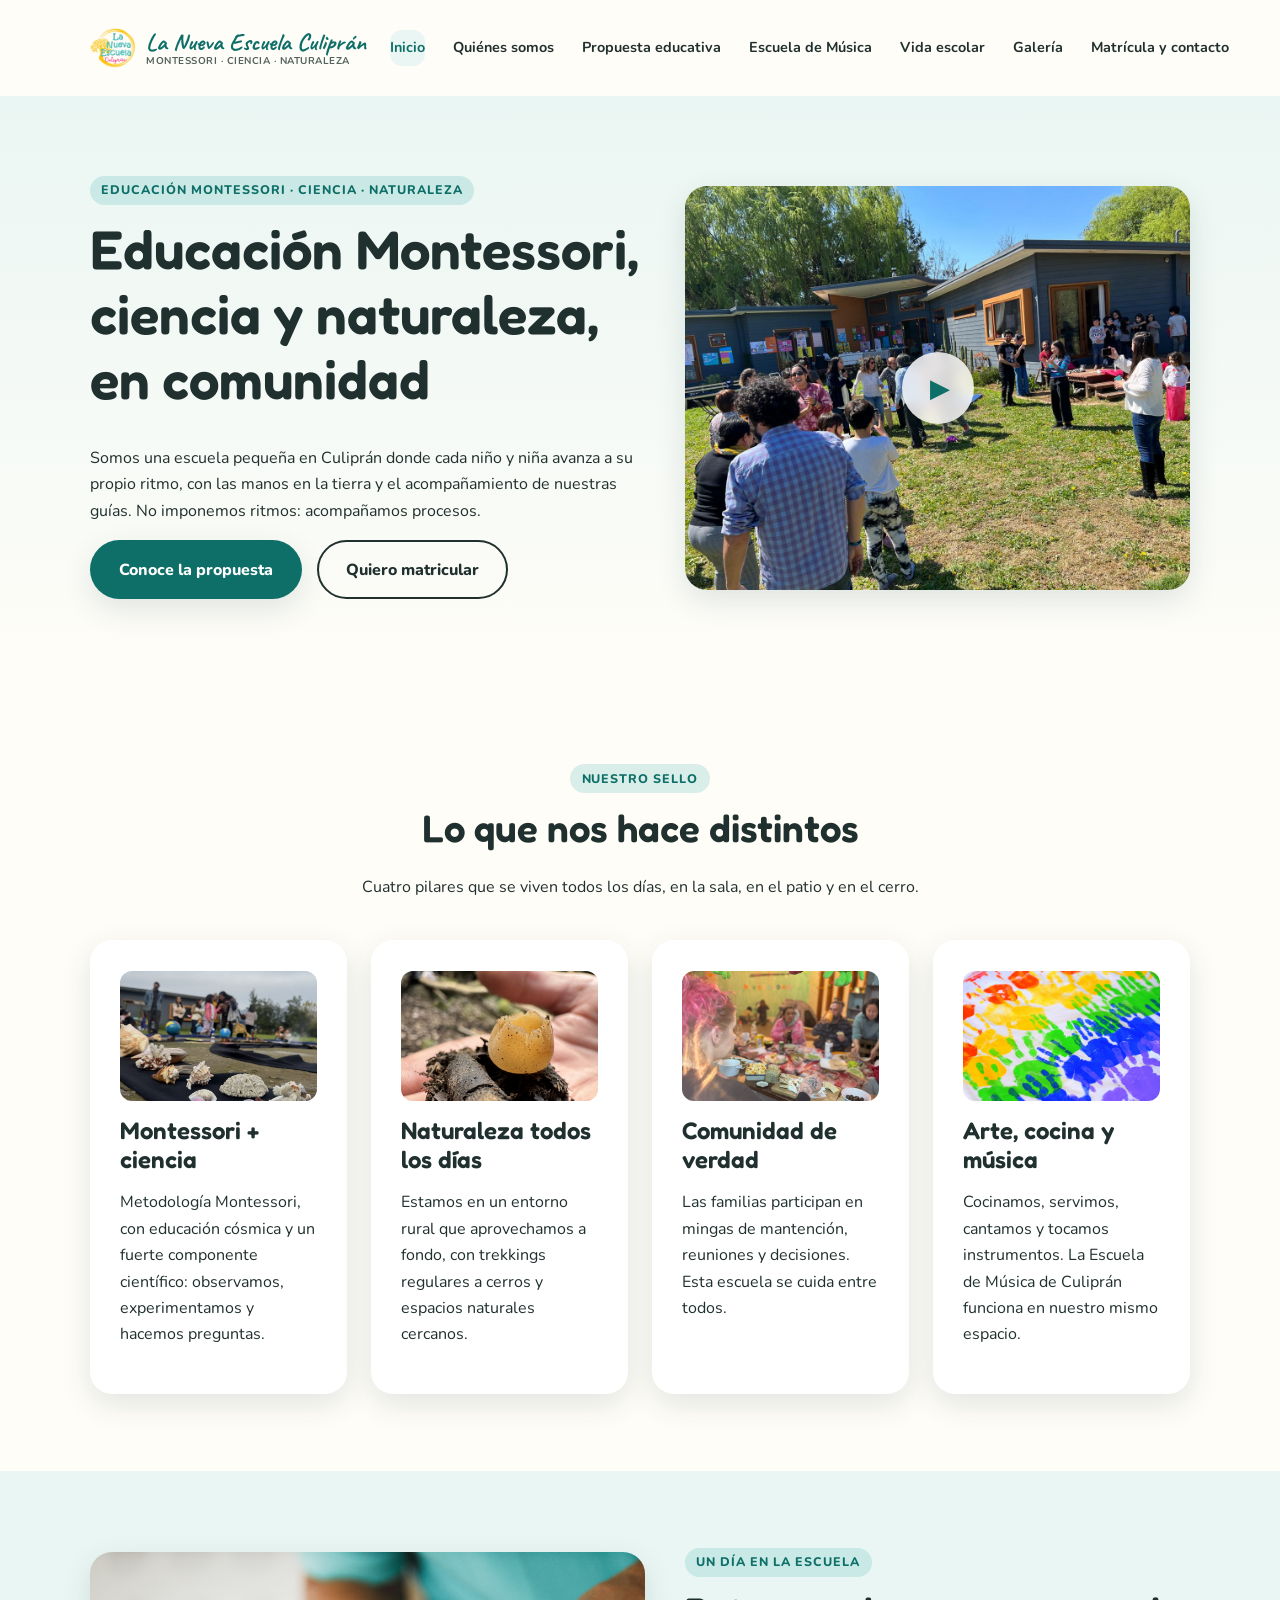
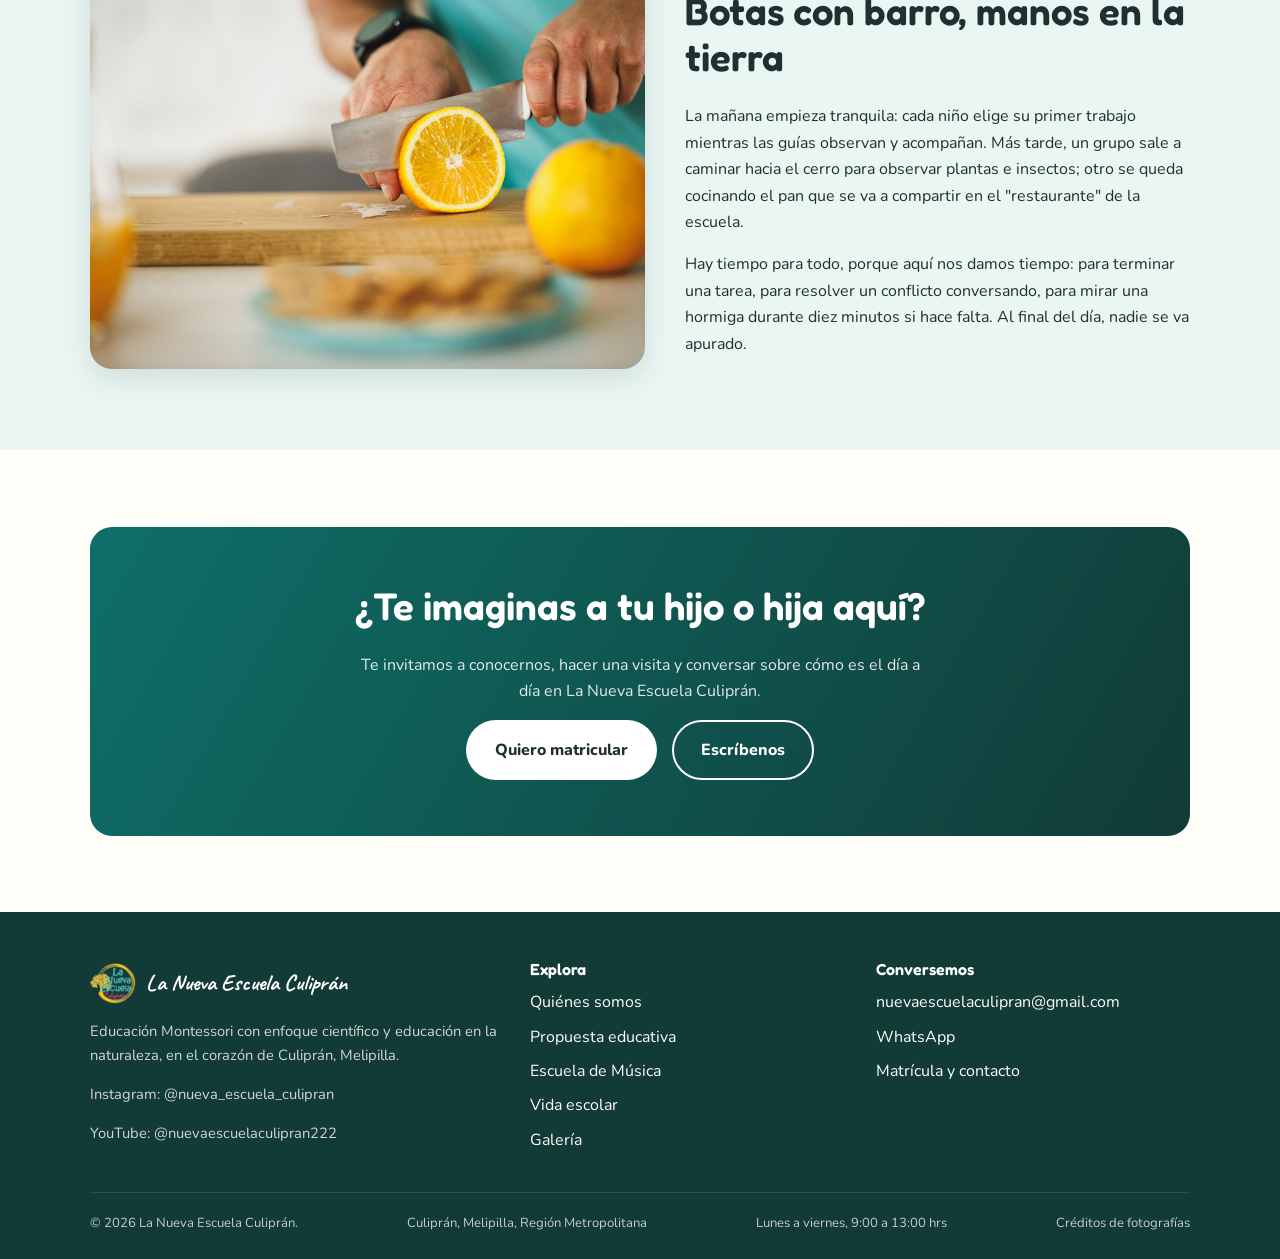
<file: index.html>
<!DOCTYPE html>
<html lang="es-CL">
<head>
<meta charset="UTF-8">
<meta name="viewport" content="width=device-width, initial-scale=1.0">
<link rel="icon" href="assets/images/logo/favicon.ico" sizes="any">
<link rel="icon" type="image/png" href="assets/images/logo/favicon-32.png" sizes="32x32">
<link rel="icon" type="image/png" href="assets/images/logo/favicon-16.png" sizes="16x16">
<link rel="apple-touch-icon" href="assets/images/logo/apple-touch-icon.png">
<title>La Nueva Escuela Culiprán | Montessori, ciencia y naturaleza</title>
<meta name="description" content="La Nueva Escuela Culiprán es un proyecto educativo alternativo en Culiprán, Melipilla: Montessori, ciencia y educación en la naturaleza, en una comunidad chica y cercana.">
<link rel="canonical" href="https://fundacionlanuevaescuela.cl/index.html">
<meta property="og:type" content="website">
<meta property="og:locale" content="es_CL">
<meta property="og:site_name" content="La Nueva Escuela Culiprán">
<meta property="og:title" content="La Nueva Escuela Culiprán | Montessori, ciencia y naturaleza">
<meta property="og:description" content="La Nueva Escuela Culiprán es un proyecto educativo alternativo en Culiprán, Melipilla: Montessori, ciencia y educación en la naturaleza, en una comunidad chica y cercana.">
<meta property="og:url" content="https://fundacionlanuevaescuela.cl/index.html">
<meta property="og:image" content="https://fundacionlanuevaescuela.cl/assets/images/stock/hero-trekking-familia.jpg">
<meta name="twitter:card" content="summary_large_image">
<link rel="stylesheet" href="css/styles.css">
</head>
<body>

<header class="site-header">
  <div class="container nav-wrapper" style="justify-content:space-between;">
    <a href="index.html" class="brand">
      <span class="brand-mark" aria-hidden="true">
        <img src="assets/images/logo/logo-transparente.png" alt="Logo de La Nueva Escuela Culiprán">
      </span>
      <span class="brand-text">
        <span class="brand-title">La Nueva Escuela Culiprán</span>
        <small>Montessori · Ciencia · Naturaleza</small>
      </span>
    </a>
    <button class="nav-toggle" aria-label="Abrir menú" aria-expanded="false">
      <svg viewBox="0 0 24 24" fill="none" stroke="currentColor" stroke-width="2" stroke-linecap="round"><line x1="3" y1="6" x2="21" y2="6"/><line x1="3" y1="12" x2="21" y2="12"/><line x1="3" y1="18" x2="21" y2="18"/></svg>
    </button>
    <div class="nav-scrim"></div>
    <nav class="main-nav" aria-label="Navegación principal">
      <button class="nav-close" aria-label="Cerrar menú">×</button>
      <ul>
        <li><a href="index.html" class="active">Inicio</a></li>
        <li><a href="quienes-somos.html">Quiénes somos</a></li>
        <li><a href="propuesta-educativa.html">Propuesta educativa</a></li>
        <li><a href="escuela-de-musica.html">Escuela de Música</a></li>
        <li><a href="vida-escolar.html">Vida escolar</a></li>
        <li><a href="galeria.html">Galería</a></li>
        <li><a href="matricula-contacto.html">Matrícula y contacto</a></li>
      </ul>
    </nav>
  </div>
</header>

<main>

  <section class="hero">
    <div class="container">
      <div>
        <span class="eyebrow">Educación Montessori · Ciencia · Naturaleza</span>
        <h1>Educación Montessori, ciencia y naturaleza, en comunidad</h1>
        <p>Somos una escuela pequeña en Culiprán donde cada niño y niña avanza a su propio ritmo, con las manos en la tierra y el acompañamiento de nuestras guías. No imponemos ritmos: acompañamos procesos.</p>
        <div class="btn-row">
          <a href="propuesta-educativa.html" class="btn btn-primary">Conoce la propuesta</a>
          <a href="https://wa.me/56934315927?text=Hola%2C%20me%20gustar%C3%ADa%20saber%20m%C3%A1s%20sobre%20matr%C3%ADcula%20en%20La%20Nueva%20Escuela%20Culipr%C3%A1n" target="_blank" rel="noopener" class="btn btn-secondary">Quiero matricular</a>
        </div>
      </div>
      <button type="button" class="video-teaser" data-video-id="5F0-nXVISpo" aria-label="Reproducir reportaje de Canal 13C sobre la escuela">
        <img class="hero-media placeholder-img" src="assets/images/stock/hero-trekking-familia.jpg" alt="Niños caminando de la mano por un sendero entre árboles, foto ilustrativa">
        <span class="play-badge"><span>▶</span></span>
      </button>
    </div>
  </section>

  <section>
    <div class="container">
      <div class="section-intro text-center">
        <span class="eyebrow">Nuestro sello</span>
        <h2>Lo que nos hace distintos</h2>
        <p>Cuatro pilares que se viven todos los días, en la sala, en el patio y en el cerro.</p>
      </div>
      <div class="grid grid-4">
        <div class="card">
          <img class="card-img" src="assets/images/stock/conchas-actividad-ciencias.jpg" alt="Bloques de madera de un material educativo tipo Montessori">
          <h3>Montessori + ciencia</h3>
          <p>Metodología Montessori, con educación cósmica y un fuerte componente científico: observamos, experimentamos y hacemos preguntas.</p>
        </div>
        <div class="card">
          <img class="card-img" src="assets/images/stock/mano-hongo-pequeno.jpg" alt="Funga entre cerros y vegetación">
          <h3>Naturaleza todos los días</h3>
          <p>Estamos en un entorno rural que aprovechamos a fondo, con trekkings regulares a cerros y espacios naturales cercanos.</p>
        </div>
        <div class="card">
          <img class="card-img" src="assets/images/stock/comunidad-1.png" alt="Manos compartiendo comida sobre una mesa al aire libre">
          <h3>Comunidad de verdad</h3>
          <p>Las familias participan en mingas de mantención, reuniones y decisiones. Esta escuela se cuida entre todos.</p>
        </div>
        <div class="card">
          <img class="card-img" src="assets/images/stock/arte-manos-pintura.jpg" alt="Manos con pintura de colores">
          <h3>Arte, cocina y música</h3>
          <p>Cocinamos, servimos, cantamos y tocamos instrumentos. La Escuela de Música de Culiprán funciona en nuestro mismo espacio.</p>
        </div>
      </div>
    </div>
  </section>

  <section class="section-alt">
    <div class="container">
      <div class="hero" style="padding:0; background:none;">
        <div class="container" style="padding:0;">
          <img class="placeholder-img" style="border-radius: var(--radio); box-shadow: var(--sombra);" src="assets/images/stock/cocina-manos.jpg" alt="Manos cortando fruta sobre una tabla de madera en una cocina">
          <div>
            <span class="eyebrow">Un día en la escuela</span>
            <h2>Botas con barro, manos en la tierra</h2>
            <p>La mañana empieza tranquila: cada niño elige su primer trabajo mientras las guías observan y acompañan. Más tarde, un grupo sale a caminar hacia el cerro para observar plantas e insectos; otro se queda cocinando el pan que se va a compartir en el "restaurante" de la escuela.</p>
            <p>Hay tiempo para todo, porque aquí nos damos tiempo: para terminar una tarea, para resolver un conflicto conversando, para mirar una hormiga durante diez minutos si hace falta. Al final del día, nadie se va apurado.</p>
          </div>
        </div>
      </div>
    </div>
  </section>

  <section>
    <div class="container">
      <div class="cta-band">
        <h2>¿Te imaginas a tu hijo o hija aquí?</h2>
        <p>Te invitamos a conocernos, hacer una visita y conversar sobre cómo es el día a día en La Nueva Escuela Culiprán.</p>
        <div class="btn-row">
          <a href="https://wa.me/56934315927?text=Hola%2C%20me%20gustar%C3%ADa%20saber%20m%C3%A1s%20sobre%20matr%C3%ADcula%20en%20La%20Nueva%20Escuela%20Culipr%C3%A1n" target="_blank" rel="noopener" class="btn btn-light">Quiero matricular</a>
          <a href="mailto:nuevaescuelaculipran@gmail.com" class="btn btn-secondary" style="border-color:var(--blanco); color:var(--blanco);">Escríbenos</a>
        </div>
      </div>
    </div>
  </section>

</main>

<div class="video-modal">
  <div class="video-modal-inner">
    <button type="button" class="video-modal-close" aria-label="Cerrar video">×</button>
    <div class="video-modal-frame"></div>
  </div>
</div>

<footer class="site-footer">
  <div class="container">
    <div class="footer-grid">
      <div>
        <div class="footer-brand">
          <span class="brand-mark" aria-hidden="true">
            <img src="assets/images/logo/logo-transparente.png" alt="Logo de La Nueva Escuela Culiprán">
          </span>
          <span class="brand-title">La Nueva Escuela Culiprán</span>
        </div>
        <p class="footer-note">Educación Montessori con enfoque científico y educación en la naturaleza, en el corazón de Culiprán, Melipilla.</p>
        <p class="footer-note">Instagram: <a href="https://instagram.com/nueva_escuela_culipran" target="_blank" rel="noopener">@nueva_escuela_culipran</a></p>
        <p class="footer-note">YouTube: <a href="https://www.youtube.com/@nuevaescuelaculipran222" target="_blank" rel="noopener">@nuevaescuelaculipran222</a></p>
      </div>
      <div>
        <h4>Explora</h4>
        <ul>
          <li><a href="quienes-somos.html">Quiénes somos</a></li>
          <li><a href="propuesta-educativa.html">Propuesta educativa</a></li>
          <li><a href="escuela-de-musica.html">Escuela de Música</a></li>
          <li><a href="vida-escolar.html">Vida escolar</a></li>
          <li><a href="galeria.html">Galería</a></li>
        </ul>
      </div>
      <div>
        <h4>Conversemos</h4>
        <ul>
          <li><a href="mailto:nuevaescuelaculipran@gmail.com">nuevaescuelaculipran@gmail.com</a></li>
          <li><a href="https://wa.me/56934315927?text=Hola%2C%20me%20gustar%C3%ADa%20saber%20m%C3%A1s%20sobre%20matr%C3%ADcula%20en%20La%20Nueva%20Escuela%20Culipr%C3%A1n" target="_blank" rel="noopener">WhatsApp</a></li>
          <li><a href="matricula-contacto.html">Matrícula y contacto</a></li>
        </ul>
      </div>
    </div>
    <div class="footer-bottom">
      <span>&copy; 2026 La Nueva Escuela Culiprán.</span>
      <span>Culiprán, Melipilla, Región Metropolitana</span>
      <span>Lunes a viernes, 9:00 a 13:00 hrs</span>
      <a href="galeria.html#creditos">Créditos de fotografías</a>
    </div>
  </div>
</footer>

<script type="application/ld+json">
{
  "@context": "https://schema.org",
  "@type": "EducationalOrganization",
  "name": "La Nueva Escuela Culiprán",
  "url": "https://fundacionlanuevaescuela.cl/",
  "logo": "https://fundacionlanuevaescuela.cl/assets/images/logo/logo-transparente.png",
  "image": "https://fundacionlanuevaescuela.cl/assets/images/stock/hero-trekking-familia.jpg",
  "description": "Proyecto educativo alternativo en Culiprán, Melipilla: metodología Montessori, ciencia y educación en la naturaleza, en una comunidad chica y cercana.",
  "email": "nuevaescuelaculipran@gmail.com",
  "telephone": "+56934315927",
  "address": {
    "@type": "PostalAddress",
    "addressLocality": "Culiprán, Melipilla",
    "addressRegion": "Región Metropolitana",
    "addressCountry": "CL"
  },
  "geo": {
    "@type": "GeoCoordinates",
    "latitude": -33.791139,
    "longitude": -71.250055
  },
  "openingHours": "Mo-Fr 09:00-13:00",
  "sameAs": [
    "https://instagram.com/nueva_escuela_culipran",
    "https://www.youtube.com/@nuevaescuelaculipran222"
  ]
}
</script>
<script src="js/main.js"></script>
</body>
</html>
</file>
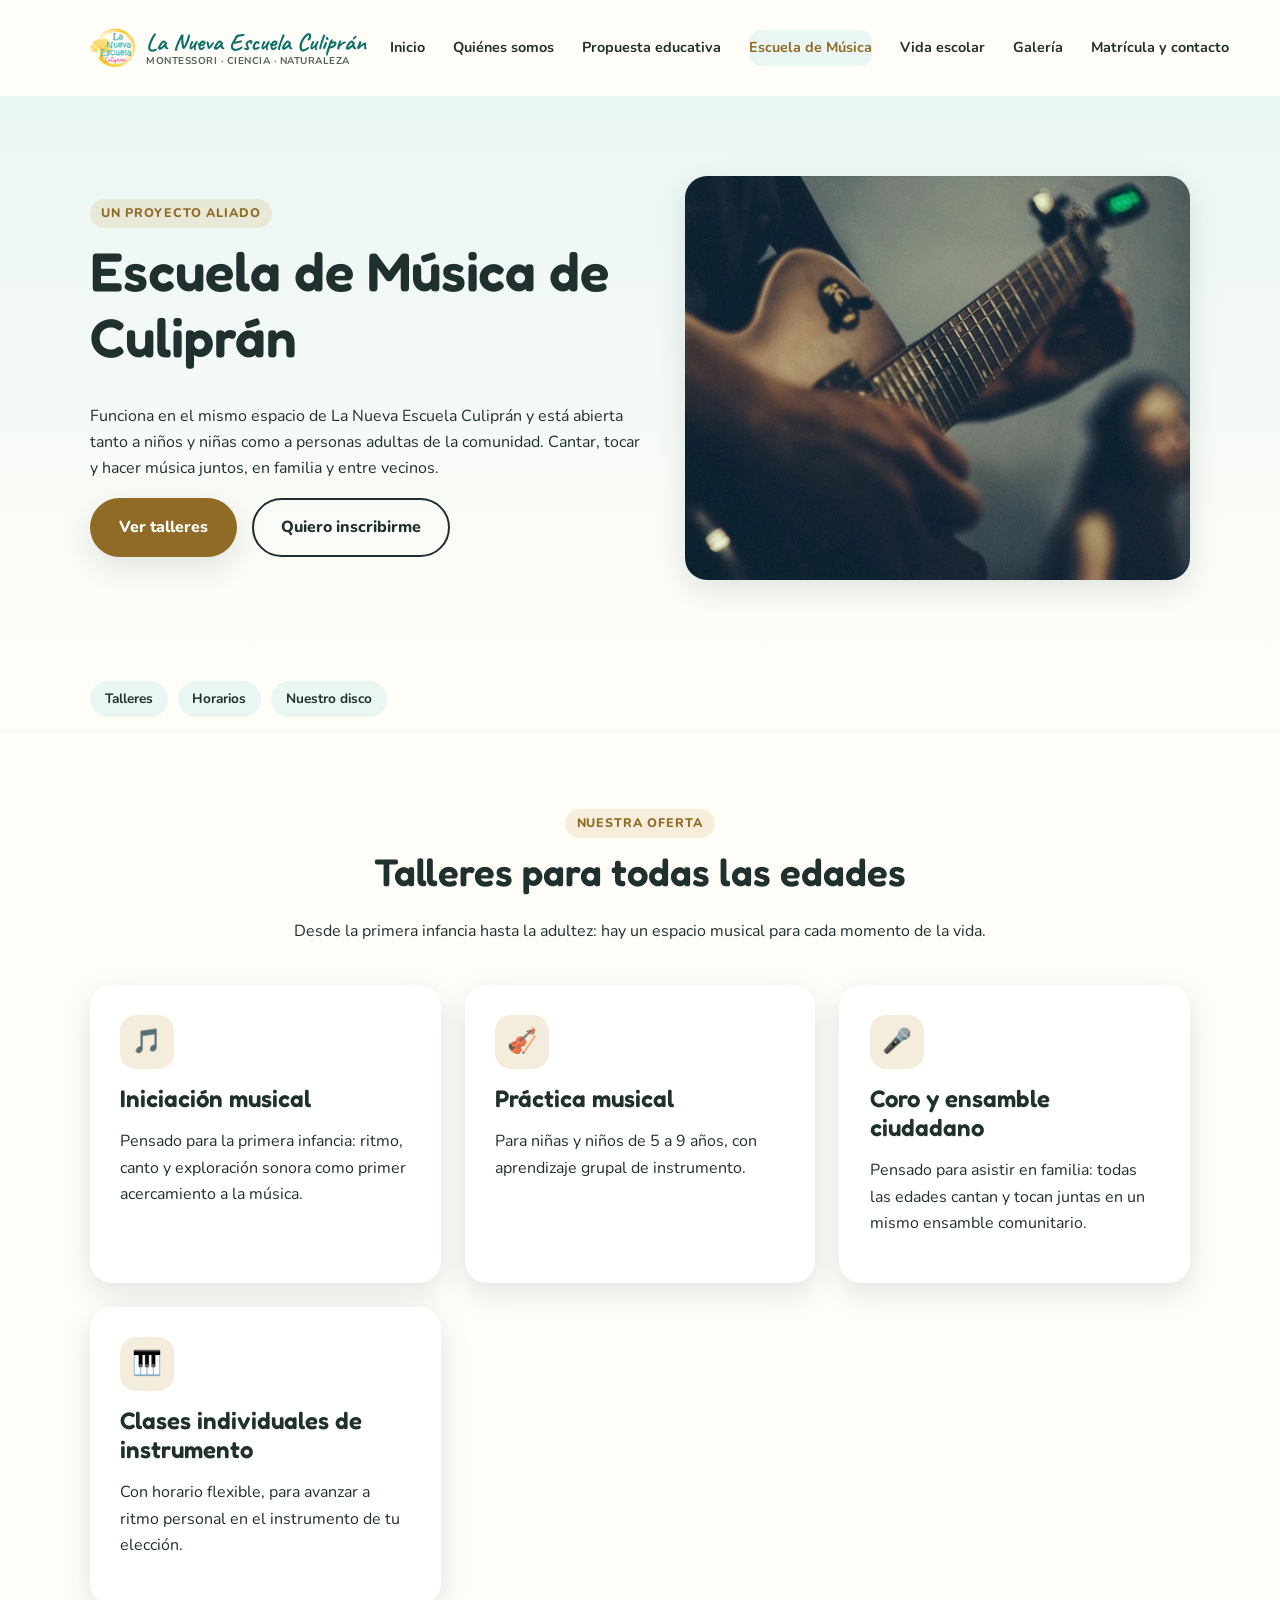
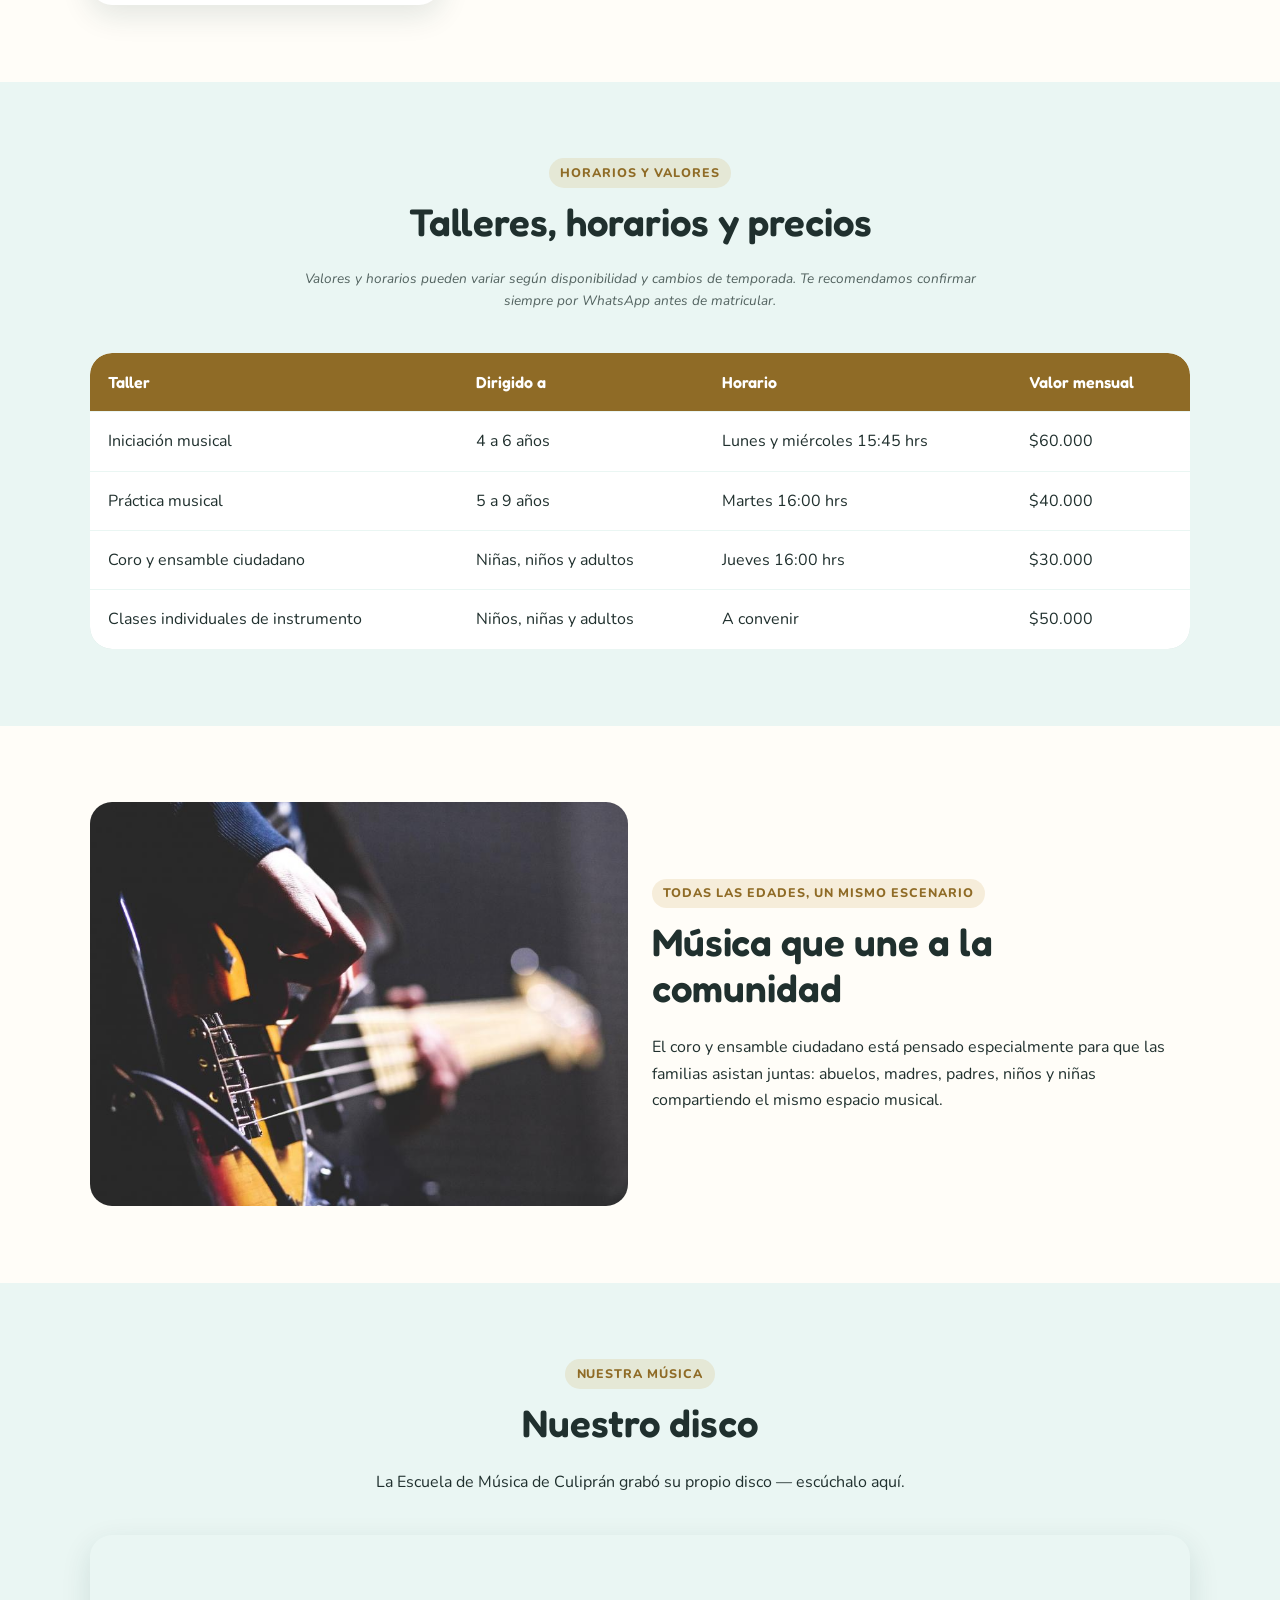
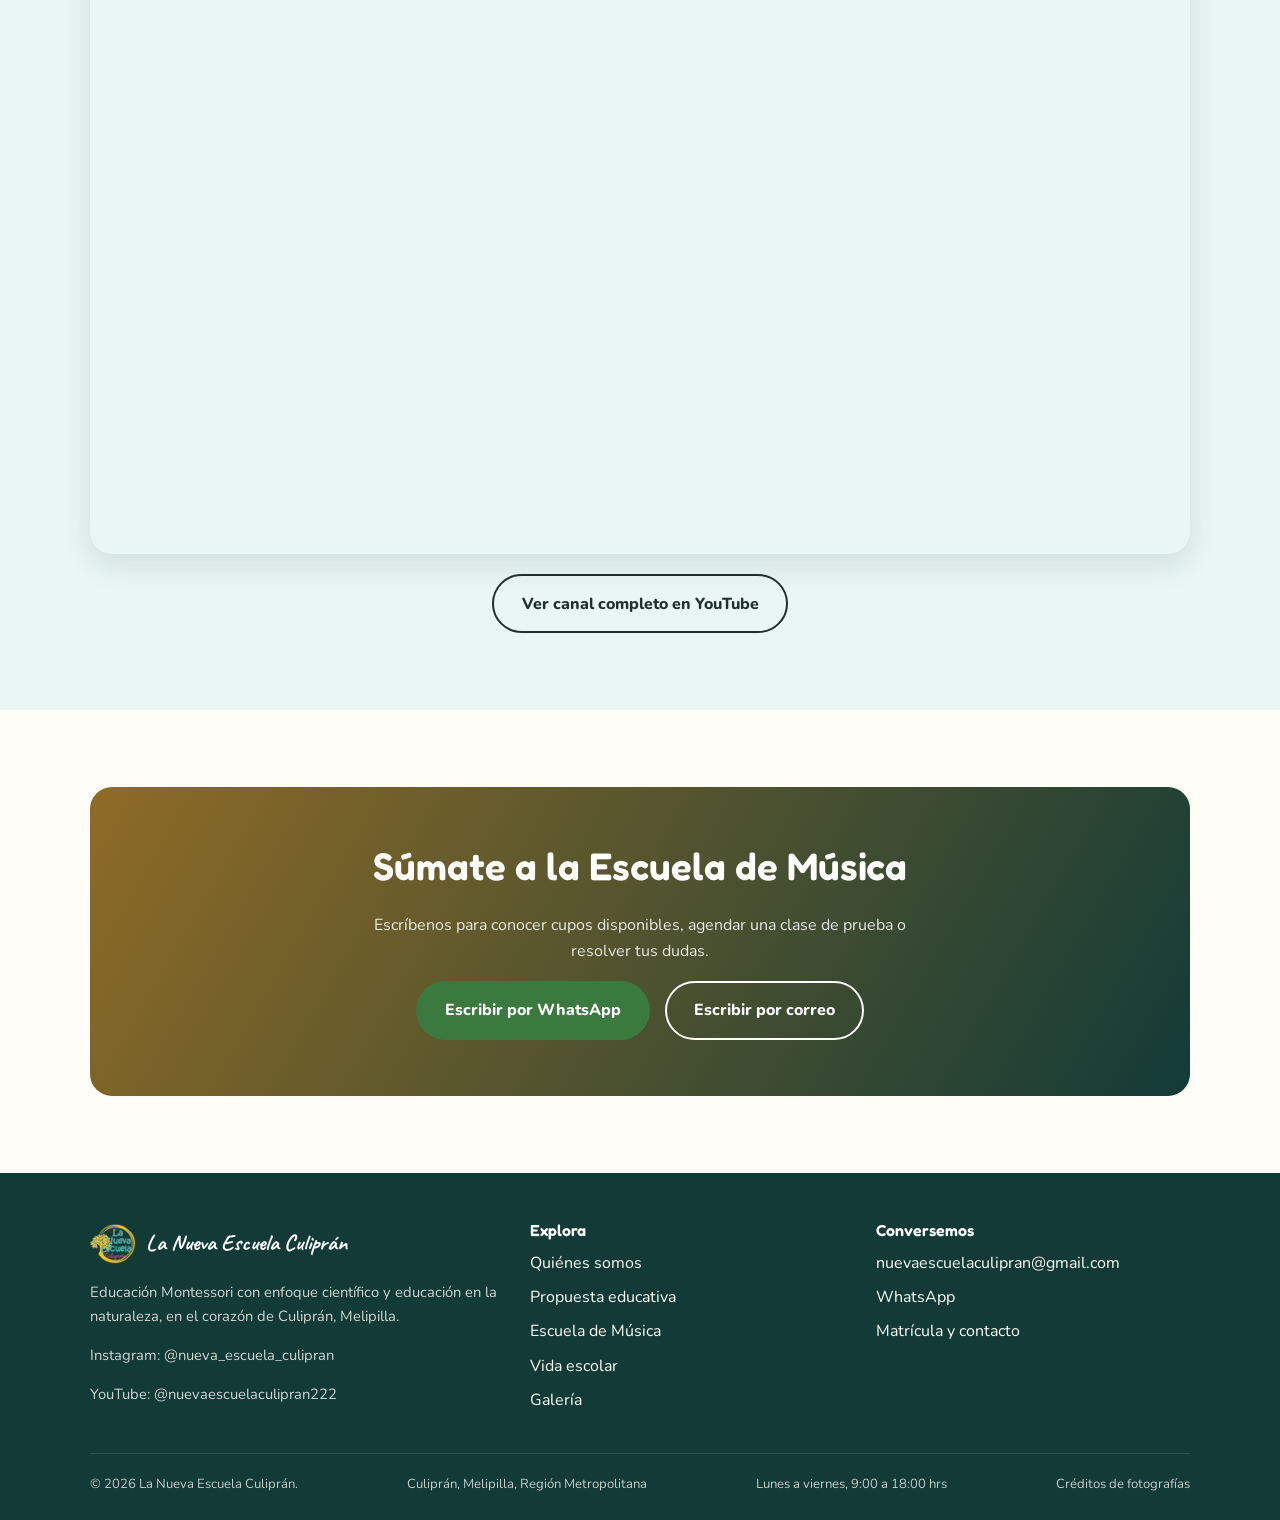
<file: escuela-de-musica.html>
<!DOCTYPE html>
<html lang="es-CL">
<head>
<meta charset="UTF-8">
<meta name="viewport" content="width=device-width, initial-scale=1.0">
<link rel="icon" href="assets/images/logo/favicon.ico" sizes="any">
<link rel="icon" type="image/png" href="assets/images/logo/favicon-32.png" sizes="32x32">
<link rel="icon" type="image/png" href="assets/images/logo/favicon-16.png" sizes="16x16">
<link rel="apple-touch-icon" href="assets/images/logo/apple-touch-icon.png">
<title>Escuela de Música de Culiprán | La Nueva Escuela Culiprán</title>
<meta name="description" content="La Escuela de Música de Culiprán ofrece talleres de iniciación musical, instrumento, coro y ensamble ciudadano para niños, niñas y adultos de la comunidad.">
<link rel="canonical" href="https://fundacionlanuevaescuela.cl/escuela-de-musica.html">
<meta property="og:type" content="website">
<meta property="og:locale" content="es_CL">
<meta property="og:site_name" content="La Nueva Escuela Culiprán">
<meta property="og:title" content="Escuela de Música de Culiprán | La Nueva Escuela Culiprán">
<meta property="og:description" content="La Escuela de Música de Culiprán ofrece talleres de iniciación musical, instrumento, coro y ensamble ciudadano para niños, niñas y adultos de la comunidad.">
<meta property="og:url" content="https://fundacionlanuevaescuela.cl/escuela-de-musica.html">
<meta property="og:image" content="https://fundacionlanuevaescuela.cl/assets/images/stock/musica-guitarra.jpg">
<meta name="twitter:card" content="summary_large_image">
<link rel="stylesheet" href="css/styles.css">
</head>
<body class="pagina-musica">

<header class="site-header">
  <div class="container nav-wrapper" style="justify-content:space-between;">
    <a href="index.html" class="brand">
      <span class="brand-mark" aria-hidden="true">
        <img src="assets/images/logo/logo-transparente.png" alt="Logo de La Nueva Escuela Culiprán">
      </span>
      <span class="brand-text">
        <span class="brand-title">La Nueva Escuela Culiprán</span>
        <small>Montessori · Ciencia · Naturaleza</small>
      </span>
    </a>
    <button class="nav-toggle" aria-label="Abrir menú" aria-expanded="false">
      <svg viewBox="0 0 24 24" fill="none" stroke="currentColor" stroke-width="2" stroke-linecap="round"><line x1="3" y1="6" x2="21" y2="6"/><line x1="3" y1="12" x2="21" y2="12"/><line x1="3" y1="18" x2="21" y2="18"/></svg>
    </button>
    <div class="nav-scrim"></div>
    <nav class="main-nav" aria-label="Navegación principal">
      <button class="nav-close" aria-label="Cerrar menú">×</button>
      <ul>
        <li><a href="index.html">Inicio</a></li>
        <li><a href="quienes-somos.html">Quiénes somos</a></li>
        <li><a href="propuesta-educativa.html">Propuesta educativa</a></li>
        <li><a href="escuela-de-musica.html" class="active">Escuela de Música</a></li>
        <li><a href="vida-escolar.html">Vida escolar</a></li>
        <li><a href="galeria.html">Galería</a></li>
        <li><a href="matricula-contacto.html">Matrícula y contacto</a></li>
      </ul>
    </nav>
  </div>
</header>

<main>

  <section class="hero">
    <div class="container">
      <div>
        <span class="eyebrow">Un proyecto aliado</span>
        <h1>Escuela de Música de Culiprán</h1>
        <p>Funciona en el mismo espacio de La Nueva Escuela Culiprán y está abierta tanto a niños y niñas como a personas adultas de la comunidad. Cantar, tocar y hacer música juntos, en familia y entre vecinos.</p>
        <div class="btn-row">
          <a href="#talleres" class="btn btn-primary">Ver talleres</a>
          <a href="https://wa.me/56934315927?text=Hola%2C%20me%20gustar%C3%ADa%20saber%20m%C3%A1s%20sobre%20matr%C3%ADcula%20en%20La%20Nueva%20Escuela%20Culipr%C3%A1n" target="_blank" rel="noopener" class="btn btn-secondary">Quiero inscribirme</a>
        </div>
      </div>
      <img class="hero-media placeholder-img" src="assets/images/stock/musica-guitarra.jpg" alt="Manos tocando el mástil de una guitarra">
    </div>
  </section>

  <div class="page-tabs-wrap">
    <div class="container">
      <nav class="page-tabs" aria-label="Navegación dentro de esta página">
        <a href="#talleres">Talleres</a>
        <a href="#horarios">Horarios</a>
        <a href="#disco">Nuestro disco</a>
      </nav>
    </div>
  </div>

  <section id="talleres">
    <div class="container">
      <div class="section-intro text-center">
        <span class="eyebrow">Nuestra oferta</span>
        <h2>Talleres para todas las edades</h2>
        <p>Desde la primera infancia hasta la adultez: hay un espacio musical para cada momento de la vida.</p>
      </div>
      <div class="grid grid-3">
        <div class="card">
          <div class="icon">🎵</div>
          <h3>Iniciación musical</h3>
          <p>Pensado para la primera infancia: ritmo, canto y exploración sonora como primer acercamiento a la música.</p>
        </div>
        <div class="card">
          <div class="icon">🎻</div>
          <h3>Práctica musical</h3>
          <p>Para niñas y niños de 5 a 9 años, con aprendizaje grupal de instrumento.</p>
        </div>
        <div class="card">
          <div class="icon">🎤</div>
          <h3>Coro y ensamble ciudadano</h3>
          <p>Pensado para asistir en familia: todas las edades cantan y tocan juntas en un mismo ensamble comunitario.</p>
        </div>
        <div class="card">
          <div class="icon">🎹</div>
          <h3>Clases individuales de instrumento</h3>
          <p>Con horario flexible, para avanzar a ritmo personal en el instrumento de tu elección.</p>
        </div>
      </div>
    </div>
  </section>

  <section id="horarios" class="section-alt">
    <div class="container">
      <div class="section-intro text-center">
        <span class="eyebrow">Horarios y valores</span>
        <h2>Talleres, horarios y precios</h2>
        <p class="price-note">Valores y horarios pueden variar según disponibilidad y cambios de temporada. Te recomendamos confirmar siempre por WhatsApp antes de matricular.</p>
      </div>
      <div class="table-scroll">
        <table class="price-table">
          <thead>
            <tr>
              <th>Taller</th>
              <th>Dirigido a</th>
              <th>Horario</th>
              <th>Valor mensual</th>
            </tr>
          </thead>
          <tbody>
            <tr>
              <td>Iniciación musical</td>
              <td>4 a 6 años</td>
              <td>Lunes y miércoles 15:45 hrs</td>
              <td>$60.000</td>
            </tr>
            <tr>
              <td>Práctica musical</td>
              <td>5 a 9 años</td>
              <td>Martes 16:00 hrs</td>
              <td>$40.000</td>
            </tr>
            <tr>
              <td>Coro y ensamble ciudadano</td>
              <td>Niñas, niños y adultos</td>
              <td>Jueves 16:00 hrs</td>
              <td>$30.000</td>
            </tr>
            <tr>
              <td>Clases individuales de instrumento</td>
              <td>Niños, niñas y adultos</td>
              <td>A convenir</td>
              <td>$50.000</td>
            </tr>
          </tbody>
        </table>
      </div>
    </div>
  </section>

  <section>
    <div class="container">
      <div class="grid grid-2" style="align-items:center;">
        <img class="placeholder-img" src="assets/images/stock/musica-bajo.jpg" alt="Manos tocando las cuerdas de un bajo eléctrico">
        <div>
          <span class="eyebrow">Todas las edades, un mismo escenario</span>
          <h2>Música que une a la comunidad</h2>
          <p>El coro y ensamble ciudadano está pensado especialmente para que las familias asistan juntas: abuelos, madres, padres, niños y niñas compartiendo el mismo espacio musical.</p>
        </div>
      </div>
    </div>
  </section>

  <section id="disco" class="section-alt">
    <div class="container">
      <div class="section-intro text-center">
        <span class="eyebrow">Nuestra música</span>
        <h2>Nuestro disco</h2>
        <p>La Escuela de Música de Culiprán grabó su propio disco — escúchalo aquí.</p>
      </div>
      <div class="video-embed">
        <iframe
          src="https://www.youtube.com/embed/videoseries?list=UUYfD4Zwe14Ynvu9-grk_3nQ"
          title="Videos de La Nueva Escuela Culiprán en YouTube"
          loading="lazy"
          allowfullscreen>
        </iframe>
      </div>
      <div class="text-center" style="margin-top:1.25rem;">
        <a href="https://www.youtube.com/@nuevaescuelaculipran222" target="_blank" rel="noopener" class="btn btn-secondary">Ver canal completo en YouTube</a>
      </div>
    </div>
  </section>

  <section>
    <div class="container">
      <div class="cta-band" style="background: linear-gradient(120deg, var(--dorado-fuerte), var(--tinta));">
        <h2>Súmate a la Escuela de Música</h2>
        <p>Escríbenos para conocer cupos disponibles, agendar una clase de prueba o resolver tus dudas.</p>
        <div class="btn-row">
          <a href="https://wa.me/56934315927?text=Hola%2C%20me%20gustar%C3%ADa%20saber%20m%C3%A1s%20sobre%20matr%C3%ADcula%20en%20La%20Nueva%20Escuela%20Culipr%C3%A1n" target="_blank" rel="noopener" class="btn btn-whatsapp">Escribir por WhatsApp</a>
          <a href="mailto:nuevaescuelaculipran@gmail.com?subject=Inscripción%20Escuela%20de%20Música" class="btn btn-secondary" style="border-color:var(--blanco); color:var(--blanco);">Escribir por correo</a>
        </div>
      </div>
    </div>
  </section>

</main>

<footer class="site-footer">
  <div class="container">
    <div class="footer-grid">
      <div>
        <div class="footer-brand">
          <span class="brand-mark" aria-hidden="true">
            <img src="assets/images/logo/logo-transparente.png" alt="Logo de La Nueva Escuela Culiprán">
          </span>
          <span class="brand-title">La Nueva Escuela Culiprán</span>
        </div>
        <p class="footer-note">Educación Montessori con enfoque científico y educación en la naturaleza, en el corazón de Culiprán, Melipilla.</p>
        <p class="footer-note">Instagram: <a href="https://instagram.com/nueva_escuela_culipran" target="_blank" rel="noopener">@nueva_escuela_culipran</a></p>
        <p class="footer-note">YouTube: <a href="https://www.youtube.com/@nuevaescuelaculipran222" target="_blank" rel="noopener">@nuevaescuelaculipran222</a></p>
      </div>
      <div>
        <h4>Explora</h4>
        <ul>
          <li><a href="quienes-somos.html">Quiénes somos</a></li>
          <li><a href="propuesta-educativa.html">Propuesta educativa</a></li>
          <li><a href="escuela-de-musica.html">Escuela de Música</a></li>
          <li><a href="vida-escolar.html">Vida escolar</a></li>
          <li><a href="galeria.html">Galería</a></li>
        </ul>
      </div>
      <div>
        <h4>Conversemos</h4>
        <ul>
          <li><a href="mailto:nuevaescuelaculipran@gmail.com">nuevaescuelaculipran@gmail.com</a></li>
          <li><a href="https://wa.me/56934315927?text=Hola%2C%20me%20gustar%C3%ADa%20saber%20m%C3%A1s%20sobre%20matr%C3%ADcula%20en%20La%20Nueva%20Escuela%20Culipr%C3%A1n" target="_blank" rel="noopener">WhatsApp</a></li>
          <li><a href="matricula-contacto.html">Matrícula y contacto</a></li>
        </ul>
      </div>
    </div>
    <div class="footer-bottom">
      <span>&copy; 2026 La Nueva Escuela Culiprán.</span>
      <span>Culiprán, Melipilla, Región Metropolitana</span>
      <span>Lunes a viernes, 9:00 a 18:00 hrs</span>
      <a href="galeria.html#creditos">Créditos de fotografías</a>
    </div>
  </div>
</footer>

<script src="js/main.js"></script>
</body>
</html>
</file>
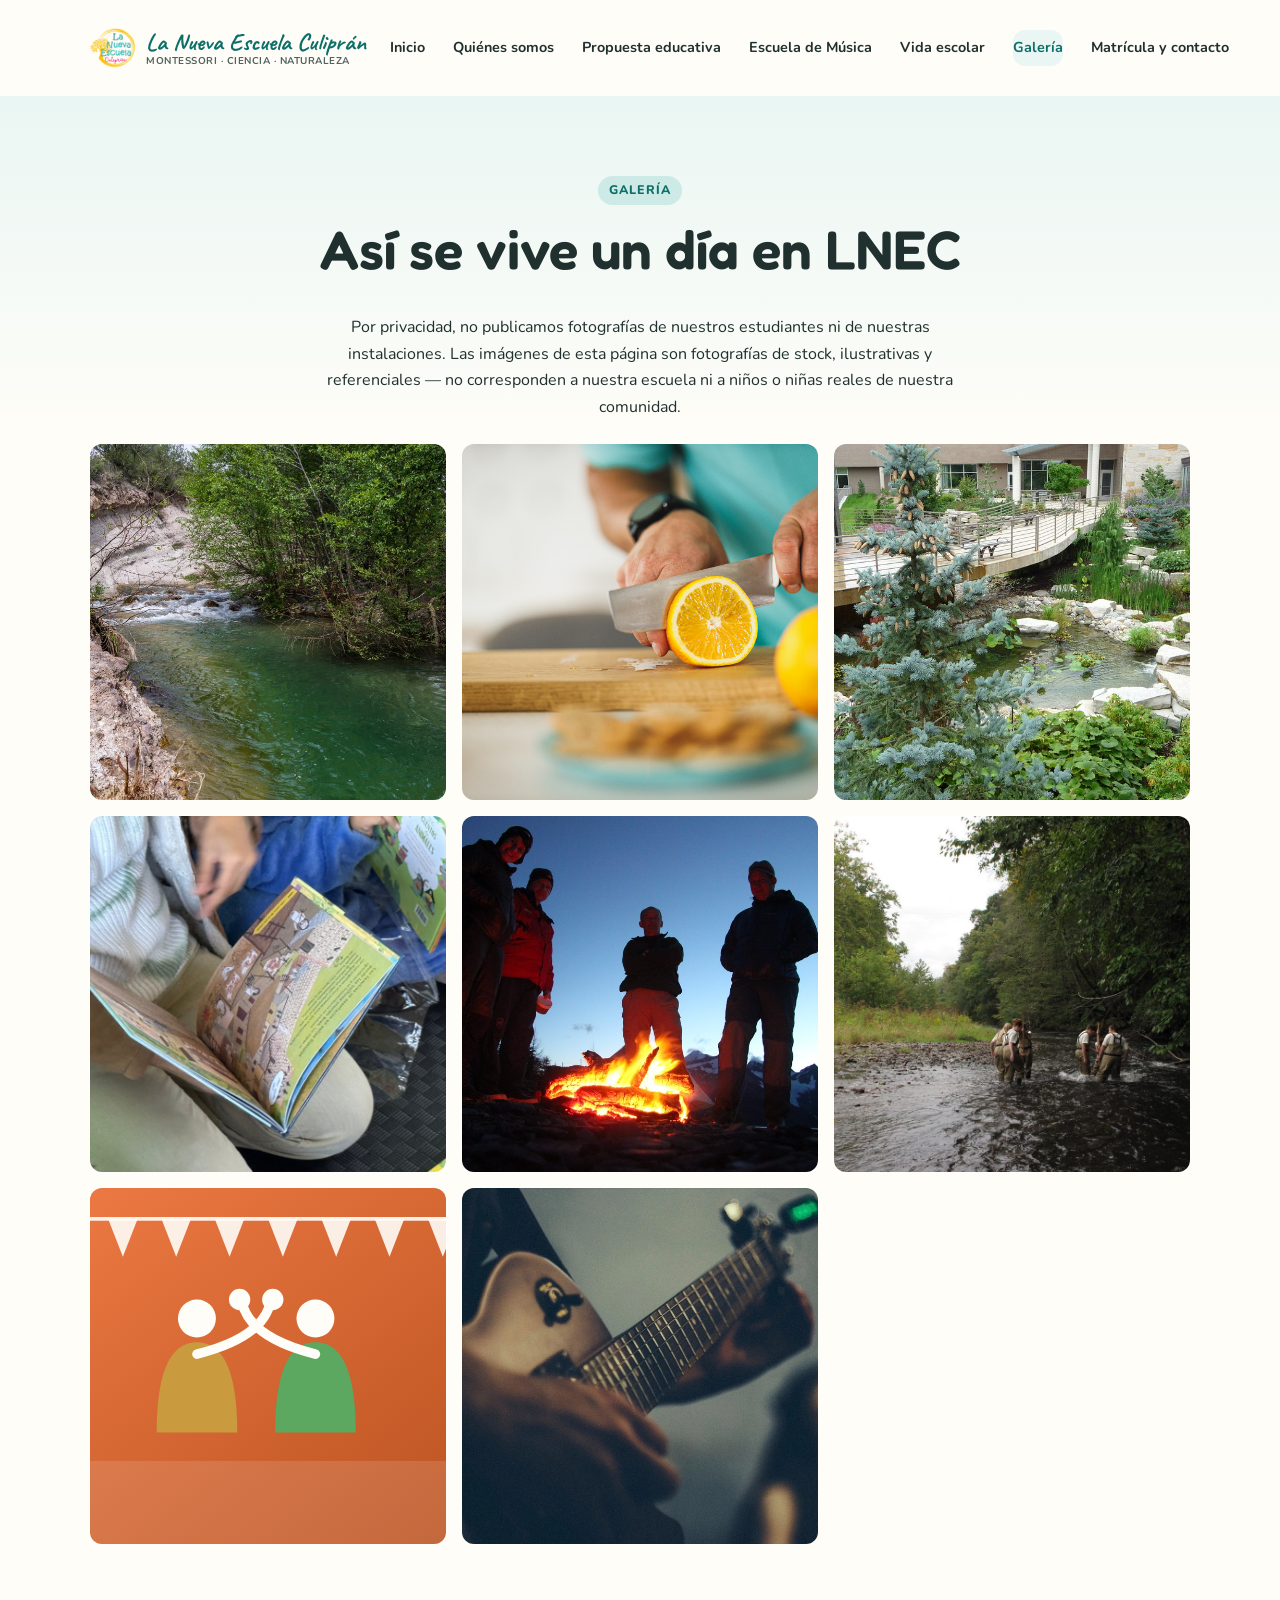
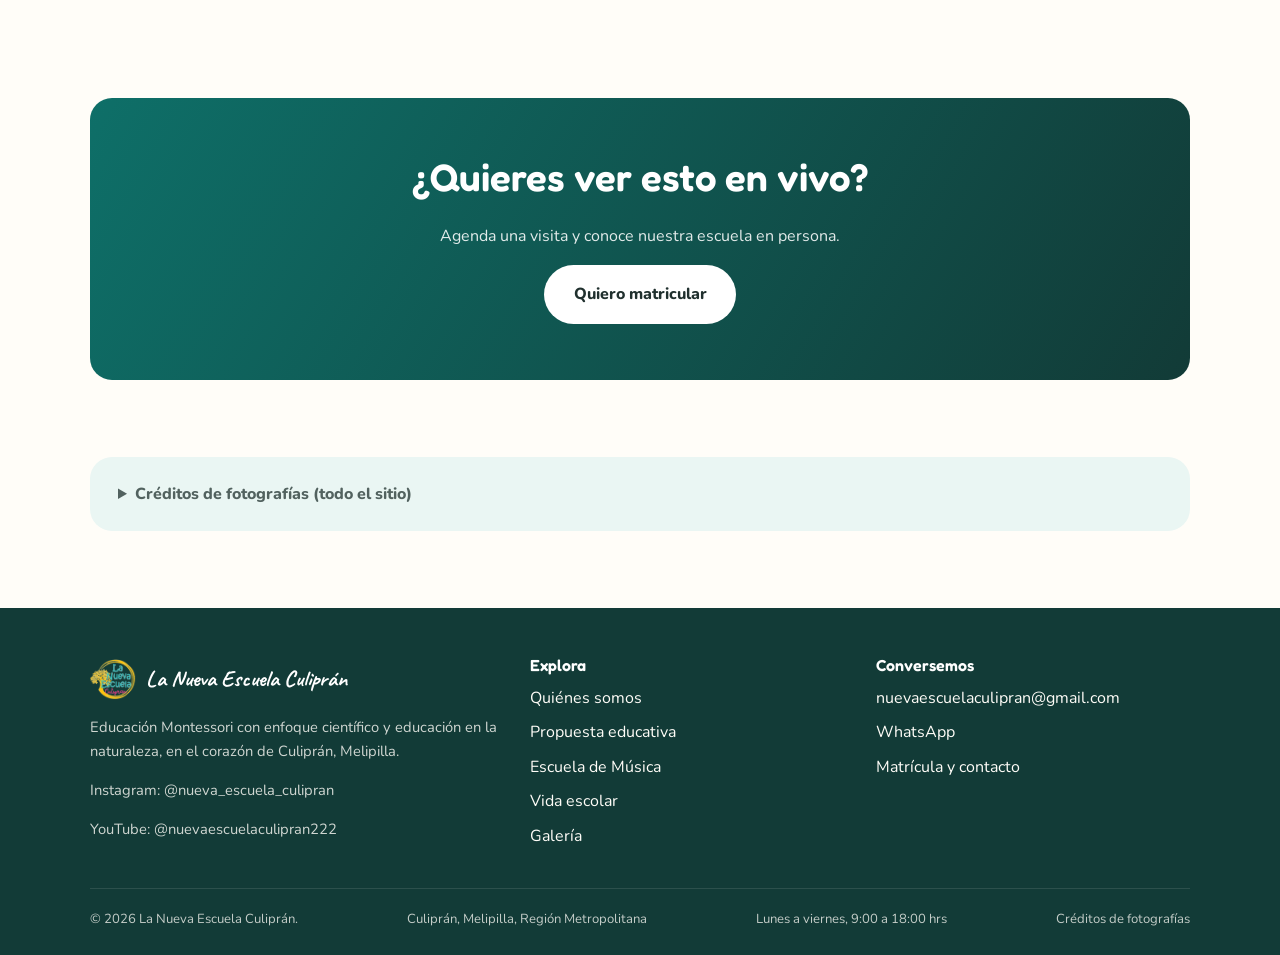
<file: galeria.html>
<!DOCTYPE html>
<html lang="es-CL">
<head>
<meta charset="UTF-8">
<meta name="viewport" content="width=device-width, initial-scale=1.0">
<link rel="icon" href="assets/images/logo/favicon.ico" sizes="any">
<link rel="icon" type="image/png" href="assets/images/logo/favicon-32.png" sizes="32x32">
<link rel="icon" type="image/png" href="assets/images/logo/favicon-16.png" sizes="16x16">
<link rel="apple-touch-icon" href="assets/images/logo/apple-touch-icon.png">
<title>Galería | La Nueva Escuela Culiprán</title>
<meta name="description" content="Imágenes de la vida diaria en La Nueva Escuela Culiprán: trekkings, mingas, celebraciones y talleres de música y arte.">
<link rel="canonical" href="https://fundacionlanuevaescuela.cl/galeria.html">
<meta property="og:type" content="website">
<meta property="og:locale" content="es_CL">
<meta property="og:site_name" content="La Nueva Escuela Culiprán">
<meta property="og:title" content="Galería | La Nueva Escuela Culiprán">
<meta property="og:description" content="Imágenes de la vida diaria en La Nueva Escuela Culiprán: trekkings, mingas, celebraciones y talleres de música y arte.">
<meta property="og:url" content="https://fundacionlanuevaescuela.cl/galeria.html">
<meta property="og:image" content="https://fundacionlanuevaescuela.cl/assets/images/stock/naturaleza-canon.jpg">
<meta name="twitter:card" content="summary_large_image">
<link rel="stylesheet" href="css/styles.css">
</head>
<body>

<header class="site-header">
  <div class="container nav-wrapper" style="justify-content:space-between;">
    <a href="index.html" class="brand">
      <span class="brand-mark" aria-hidden="true">
        <img src="assets/images/logo/logo-transparente.png" alt="Logo de La Nueva Escuela Culiprán">
      </span>
      <span class="brand-text">
        <span class="brand-title">La Nueva Escuela Culiprán</span>
        <small>Montessori · Ciencia · Naturaleza</small>
      </span>
    </a>
    <button class="nav-toggle" aria-label="Abrir menú" aria-expanded="false">
      <svg viewBox="0 0 24 24" fill="none" stroke="currentColor" stroke-width="2" stroke-linecap="round"><line x1="3" y1="6" x2="21" y2="6"/><line x1="3" y1="12" x2="21" y2="12"/><line x1="3" y1="18" x2="21" y2="18"/></svg>
    </button>
    <div class="nav-scrim"></div>
    <nav class="main-nav" aria-label="Navegación principal">
      <button class="nav-close" aria-label="Cerrar menú">×</button>
      <ul>
        <li><a href="index.html">Inicio</a></li>
        <li><a href="quienes-somos.html">Quiénes somos</a></li>
        <li><a href="propuesta-educativa.html">Propuesta educativa</a></li>
        <li><a href="escuela-de-musica.html">Escuela de Música</a></li>
        <li><a href="vida-escolar.html">Vida escolar</a></li>
        <li><a href="galeria.html" class="active">Galería</a></li>
        <li><a href="matricula-contacto.html">Matrícula y contacto</a></li>
      </ul>
    </nav>
  </div>
</header>

<main>

  <section class="hero" style="padding-bottom:1.5rem;">
    <div class="container" style="grid-template-columns:1fr; text-align:center;">
      <div>
        <span class="eyebrow">Galería</span>
        <h1>Así se vive un día en LNEC</h1>
        <p style="max-width:640px; margin:0 auto;">Por privacidad, no publicamos fotografías de nuestros estudiantes ni de nuestras instalaciones. Las imágenes de esta página son fotografías de stock, ilustrativas y referenciales — no corresponden a nuestra escuela ni a niños o niñas reales de nuestra comunidad.</p>
      </div>
    </div>
  </section>

  <section style="padding-top:0;">
    <div class="container">
      <div class="gallery-grid">
        <img class="placeholder-img" src="assets/images/stock/naturaleza-canon.jpg" alt="Paisaje natural de río y cerros, foto ilustrativa">
        <img class="placeholder-img" src="assets/images/stock/cocina-manos.jpg" alt="Manos cortando fruta sobre una tabla de madera, foto ilustrativa">
        <img class="placeholder-img" src="assets/images/stock/minga-jardin.jpg" alt="Persona cosechando verduras en un huerto comunitario, foto ilustrativa">
        <img class="placeholder-img" src="assets/images/stock/manos-libro-compartido.jpg" alt="Manos de niños compartiendo la lectura de un cuento">
        <img class="placeholder-img" src="assets/images/stock/fogata-comunidad.jpg" alt="Grupo de personas en silueta junto a una fogata al atardecer, foto ilustrativa">
        <img class="placeholder-img" src="assets/images/stock/clases-aire-libre.jpg" alt="Grupo de personas explorando un curso de agua al aire libre, foto ilustrativa">
        <img class="placeholder-img" src="assets/images/stock/fiestas-patrias-ilustracion.svg" alt="Ilustración de una pareja bailando con banderines de fiesta">
        <img class="placeholder-img" src="assets/images/stock/musica-guitarra.jpg" alt="Manos tocando el mástil de una guitarra, foto ilustrativa">
      </div>
    </div>
  </section>

  <section>
    <div class="container">
      <div class="cta-band">
        <h2>¿Quieres ver esto en vivo?</h2>
        <p>Agenda una visita y conoce nuestra escuela en persona.</p>
        <div class="btn-row">
          <a href="https://wa.me/56934315927?text=Hola%2C%20me%20gustar%C3%ADa%20saber%20m%C3%A1s%20sobre%20matr%C3%ADcula%20en%20La%20Nueva%20Escuela%20Culipr%C3%A1n" target="_blank" rel="noopener" class="btn btn-light">Quiero matricular</a>
        </div>
      </div>
    </div>
  </section>

  <section style="padding-top:0;">
    <div class="container">
      <details class="card-soft" id="creditos" style="padding:1.5rem 1.75rem; scroll-margin-top:6rem;">
        <summary style="cursor:pointer; font-weight:800; color:var(--texto-suave);">Créditos de fotografías (todo el sitio)</summary>
        <ul style="font-size:0.82rem; color:var(--texto-suave); margin:1rem 0 0; padding-left:1.1rem; line-height:1.9;">
          <li>"Children Walking on Trail" — vastateparksstaff, CC BY 2.0 (Flickr)</li>
          <li>"Mazatzal on Fossil Creek" — Coconino NF Photography, dominio público (Flickr)</li>
          <li>"Blocks" — Hey Paul, CC BY 2.0 (Flickr)</li>
          <li>"A small child developing analytical skills..." — Ivan Radic, CC BY 2.0 (Flickr)</li>
          <li>"#Sharing: Friday night pizza" — Dai Lygad, CC BY 2.0 (Flickr)</li>
          <li>"Cutting Fruit" — Direct Media, CC0 (StockSnap)</li>
          <li>"Volunteer Garden" — F. D. Richards, CC BY-SA 2.0 (Flickr)</li>
          <li>"RHS Wisley - Caring Candid - Sharing a Joke" — Gareth1953 All Right Now, CC BY 2.0 (Flickr)</li>
          <li>"woman-reading-book-outside" — Spirit-Fire, CC BY 2.0 (Flickr)</li>
          <li>"Close hands playing guitar" — Rawpixel, CC0</li>
          <li>"Hands" — John-Morgan, CC BY 2.0 (Flickr)</li>
          <li>"Crafts Hobby" — Freestocks.org, CC0 (StockSnap)</li>
          <li>"Camp Fire" — AstroSamantha, CC BY 2.0 (Flickr)</li>
          <li>"A pair of student groups collect stream insects" — USFWS/Southeast, CC BY 2.0 (Flickr)</li>
          <li>Ilustración de Fiestas Patrias: original de este sitio</li>
        </ul>
      </details>
    </div>
  </section>

</main>

<footer class="site-footer">
  <div class="container">
    <div class="footer-grid">
      <div>
        <div class="footer-brand">
          <span class="brand-mark" aria-hidden="true">
            <img src="assets/images/logo/logo-transparente.png" alt="Logo de La Nueva Escuela Culiprán">
          </span>
          <span class="brand-title">La Nueva Escuela Culiprán</span>
        </div>
        <p class="footer-note">Educación Montessori con enfoque científico y educación en la naturaleza, en el corazón de Culiprán, Melipilla.</p>
        <p class="footer-note">Instagram: <a href="https://instagram.com/nueva_escuela_culipran" target="_blank" rel="noopener">@nueva_escuela_culipran</a></p>
        <p class="footer-note">YouTube: <a href="https://www.youtube.com/@nuevaescuelaculipran222" target="_blank" rel="noopener">@nuevaescuelaculipran222</a></p>
      </div>
      <div>
        <h4>Explora</h4>
        <ul>
          <li><a href="quienes-somos.html">Quiénes somos</a></li>
          <li><a href="propuesta-educativa.html">Propuesta educativa</a></li>
          <li><a href="escuela-de-musica.html">Escuela de Música</a></li>
          <li><a href="vida-escolar.html">Vida escolar</a></li>
          <li><a href="galeria.html">Galería</a></li>
        </ul>
      </div>
      <div>
        <h4>Conversemos</h4>
        <ul>
          <li><a href="mailto:nuevaescuelaculipran@gmail.com">nuevaescuelaculipran@gmail.com</a></li>
          <li><a href="https://wa.me/56934315927?text=Hola%2C%20me%20gustar%C3%ADa%20saber%20m%C3%A1s%20sobre%20matr%C3%ADcula%20en%20La%20Nueva%20Escuela%20Culipr%C3%A1n" target="_blank" rel="noopener">WhatsApp</a></li>
          <li><a href="matricula-contacto.html">Matrícula y contacto</a></li>
        </ul>
      </div>
    </div>
    <div class="footer-bottom">
      <span>&copy; 2026 La Nueva Escuela Culiprán.</span>
      <span>Culiprán, Melipilla, Región Metropolitana</span>
      <span>Lunes a viernes, 9:00 a 18:00 hrs</span>
      <a href="galeria.html#creditos">Créditos de fotografías</a>
    </div>
  </div>
</footer>

<script src="js/main.js"></script>
</body>
</html>
</file>
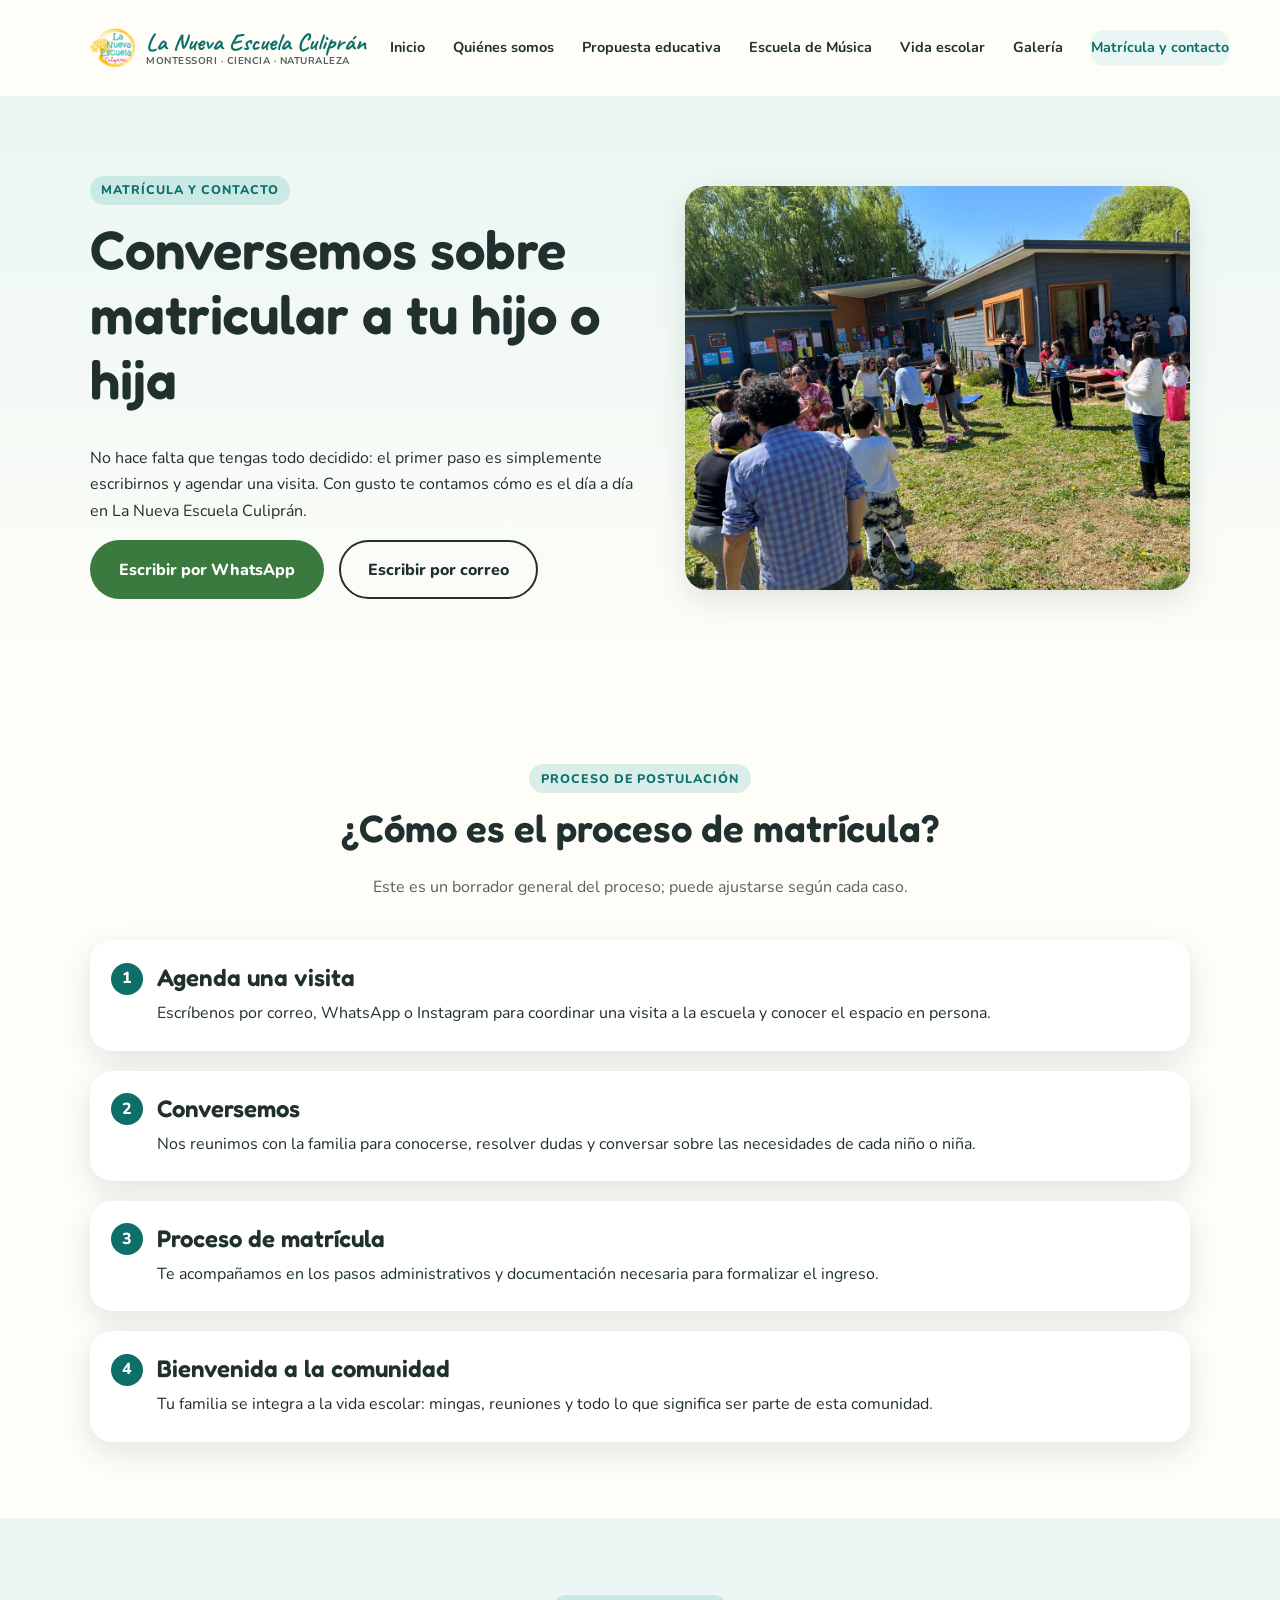
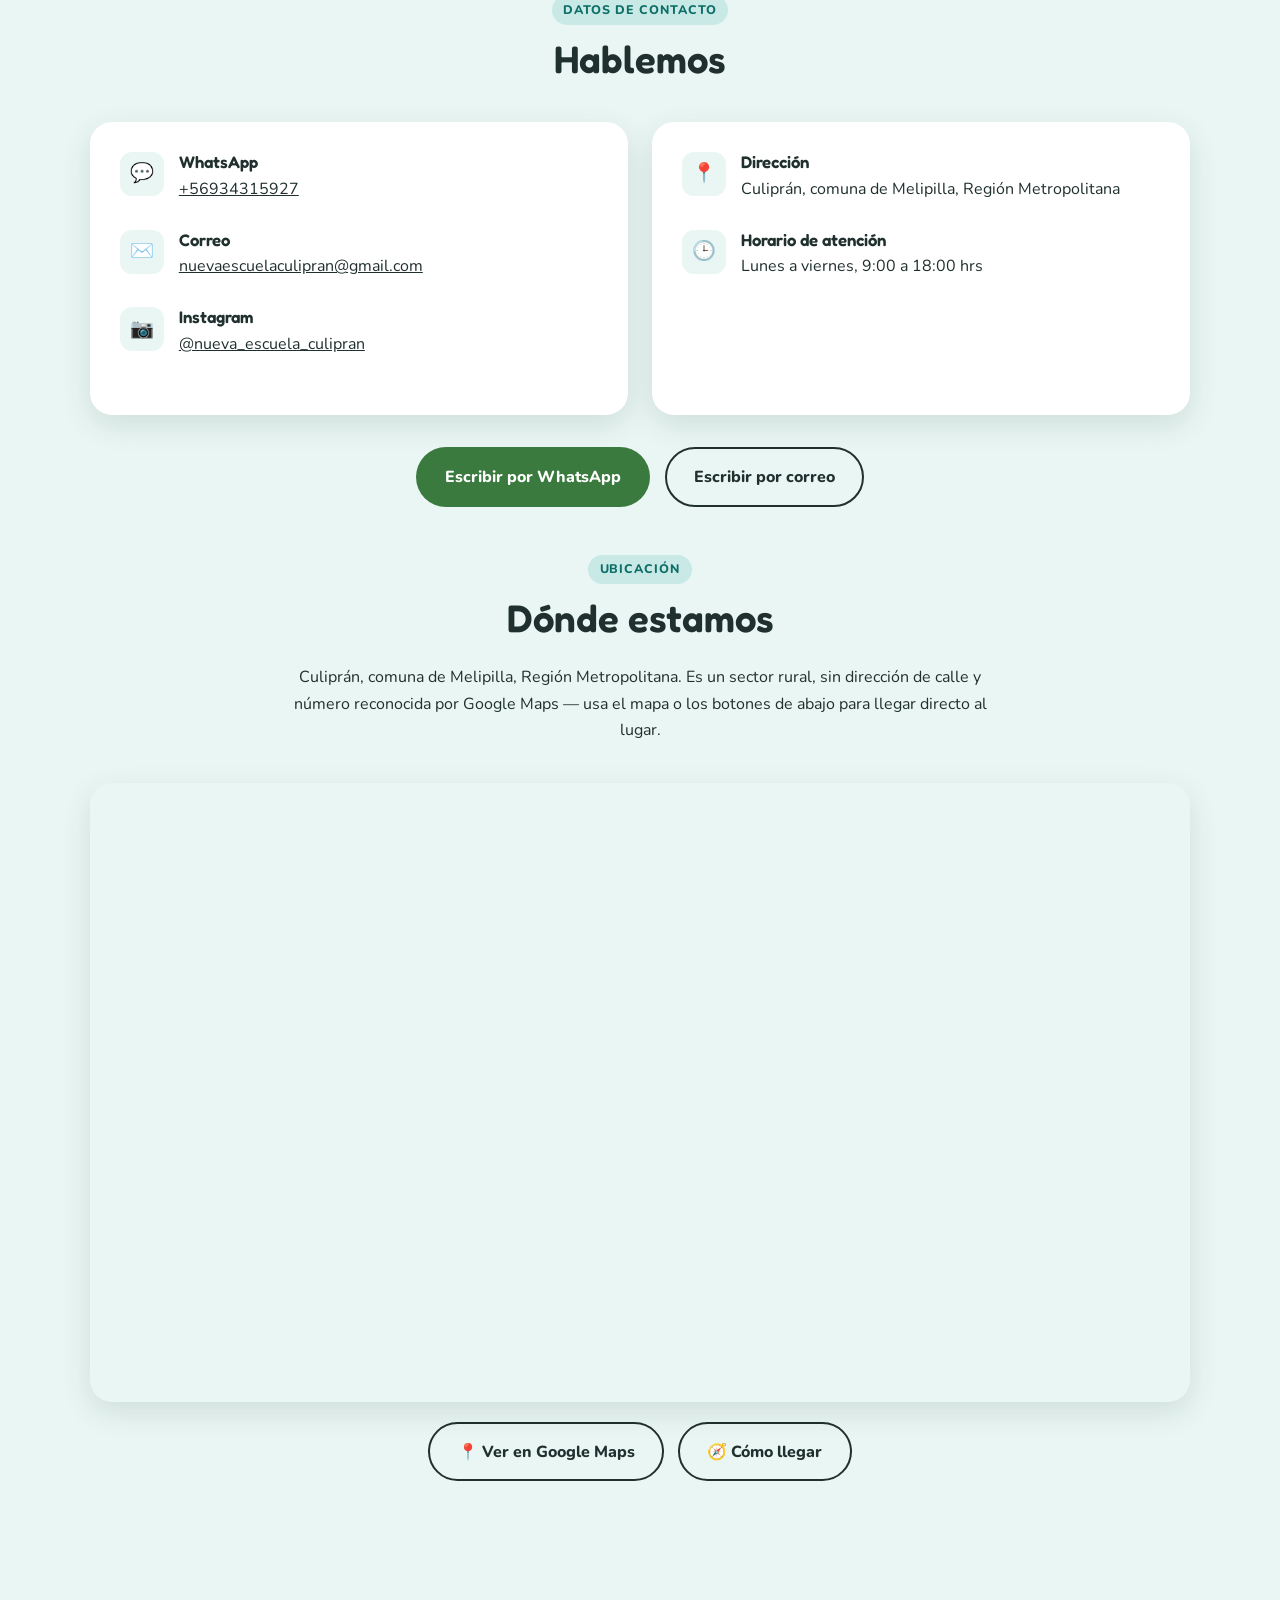
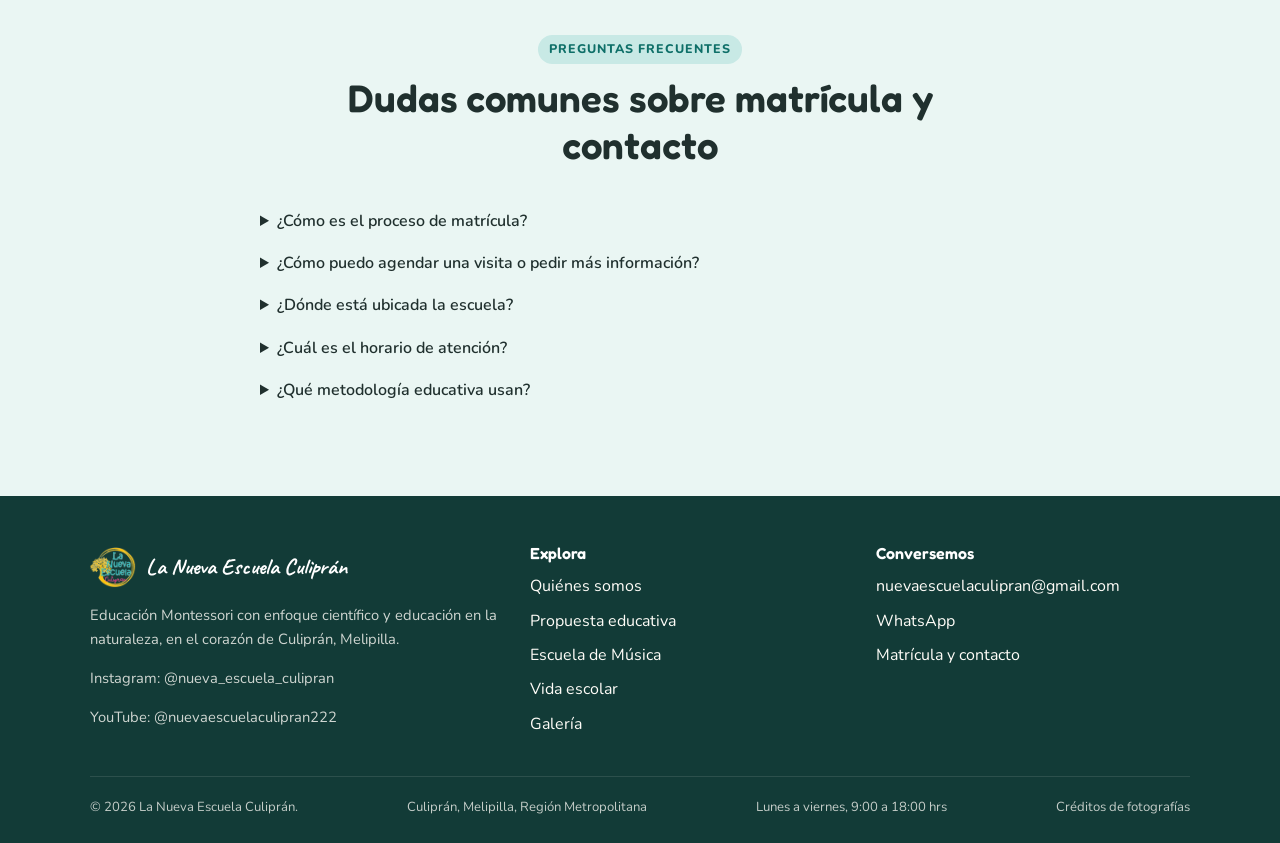
<file: matricula-contacto.html>
<!DOCTYPE html>
<html lang="es-CL">
<head>
<meta charset="UTF-8">
<meta name="viewport" content="width=device-width, initial-scale=1.0">
<link rel="icon" href="assets/images/logo/favicon.ico" sizes="any">
<link rel="icon" type="image/png" href="assets/images/logo/favicon-32.png" sizes="32x32">
<link rel="icon" type="image/png" href="assets/images/logo/favicon-16.png" sizes="16x16">
<link rel="apple-touch-icon" href="assets/images/logo/apple-touch-icon.png">
<title>Matrícula y contacto | La Nueva Escuela Culiprán</title>
<meta name="description" content="Agenda una visita, conversemos y matricula a tu hijo o hija en La Nueva Escuela Culiprán. Contáctanos por correo, WhatsApp o Instagram.">
<link rel="canonical" href="https://fundacionlanuevaescuela.cl/matricula-contacto.html">
<meta property="og:type" content="website">
<meta property="og:locale" content="es_CL">
<meta property="og:site_name" content="La Nueva Escuela Culiprán">
<meta property="og:title" content="Matrícula y contacto | La Nueva Escuela Culiprán">
<meta property="og:description" content="Agenda una visita, conversemos y matricula a tu hijo o hija en La Nueva Escuela Culiprán. Contáctanos por correo, WhatsApp o Instagram.">
<meta property="og:url" content="https://fundacionlanuevaescuela.cl/matricula-contacto.html">
<meta property="og:image" content="https://fundacionlanuevaescuela.cl/assets/images/stock/hero-trekking-familia.jpg">
<meta name="twitter:card" content="summary_large_image">
<link rel="stylesheet" href="css/styles.css">
</head>
<body>

<header class="site-header">
  <div class="container nav-wrapper" style="justify-content:space-between;">
    <a href="index.html" class="brand">
      <span class="brand-mark" aria-hidden="true">
        <img src="assets/images/logo/logo-transparente.png" alt="Logo de La Nueva Escuela Culiprán">
      </span>
      <span class="brand-text">
        <span class="brand-title">La Nueva Escuela Culiprán</span>
        <small>Montessori · Ciencia · Naturaleza</small>
      </span>
    </a>
    <button class="nav-toggle" aria-label="Abrir menú" aria-expanded="false">
      <svg viewBox="0 0 24 24" fill="none" stroke="currentColor" stroke-width="2" stroke-linecap="round"><line x1="3" y1="6" x2="21" y2="6"/><line x1="3" y1="12" x2="21" y2="12"/><line x1="3" y1="18" x2="21" y2="18"/></svg>
    </button>
    <div class="nav-scrim"></div>
    <nav class="main-nav" aria-label="Navegación principal">
      <button class="nav-close" aria-label="Cerrar menú">×</button>
      <ul>
        <li><a href="index.html">Inicio</a></li>
        <li><a href="quienes-somos.html">Quiénes somos</a></li>
        <li><a href="propuesta-educativa.html">Propuesta educativa</a></li>
        <li><a href="escuela-de-musica.html">Escuela de Música</a></li>
        <li><a href="vida-escolar.html">Vida escolar</a></li>
        <li><a href="galeria.html">Galería</a></li>
        <li><a href="matricula-contacto.html" class="active">Matrícula y contacto</a></li>
      </ul>
    </nav>
  </div>
</header>

<main>

  <section class="hero">
    <div class="container">
      <div>
        <span class="eyebrow">Matrícula y contacto</span>
        <h1>Conversemos sobre matricular a tu hijo o hija</h1>
        <p>No hace falta que tengas todo decidido: el primer paso es simplemente escribirnos y agendar una visita. Con gusto te contamos cómo es el día a día en La Nueva Escuela Culiprán.</p>
        <div class="btn-row">
          <a href="https://wa.me/56934315927?text=Hola%2C%20me%20gustar%C3%ADa%20saber%20m%C3%A1s%20sobre%20matr%C3%ADcula%20en%20La%20Nueva%20Escuela%20Culipr%C3%A1n" target="_blank" rel="noopener" class="btn btn-whatsapp">Escribir por WhatsApp</a>
          <a href="mailto:nuevaescuelaculipran@gmail.com?subject=Quiero%20información%20de%20matrícula" class="btn btn-secondary">Escribir por correo</a>
        </div>
      </div>
      <img class="hero-media placeholder-img" src="assets/images/stock/hero-trekking-familia.jpg" alt="Niños caminando de la mano por un sendero entre árboles, foto ilustrativa">
    </div>
  </section>

  <section>
    <div class="container">
      <div class="section-intro text-center">
        <span class="eyebrow">Proceso de postulación</span>
        <h2>¿Cómo es el proceso de matrícula?</h2>
        <p class="text-muted">Este es un borrador general del proceso; puede ajustarse según cada caso.</p>
      </div>
      <ol class="steps">
        <li>
          <h3 class="mt-0" style="margin-bottom:0.3em;">Agenda una visita</h3>
          <p class="mb-0">Escríbenos por correo, WhatsApp o Instagram para coordinar una visita a la escuela y conocer el espacio en persona.</p>
        </li>
        <li>
          <h3 class="mt-0" style="margin-bottom:0.3em;">Conversemos</h3>
          <p class="mb-0">Nos reunimos con la familia para conocerse, resolver dudas y conversar sobre las necesidades de cada niño o niña.</p>
        </li>
        <li>
          <h3 class="mt-0" style="margin-bottom:0.3em;">Proceso de matrícula</h3>
          <p class="mb-0">Te acompañamos en los pasos administrativos y documentación necesaria para formalizar el ingreso.</p>
        </li>
        <li>
          <h3 class="mt-0" style="margin-bottom:0.3em;">Bienvenida a la comunidad</h3>
          <p class="mb-0">Tu familia se integra a la vida escolar: mingas, reuniones y todo lo que significa ser parte de esta comunidad.</p>
        </li>
      </ol>
    </div>
  </section>

  <section id="contacto" class="section-alt">
    <div class="container">
      <div class="section-intro text-center">
        <span class="eyebrow">Datos de contacto</span>
        <h2>Hablemos</h2>
      </div>
      <div class="contact-grid">
        <div class="card">
          <div class="contact-item">
            <div class="icon">💬</div>
            <div>
              <h3 class="mt-0" style="margin-bottom:0.2em; font-size:1.05rem;">WhatsApp</h3>
              <a href="https://wa.me/56934315927?text=Hola%2C%20me%20gustar%C3%ADa%20saber%20m%C3%A1s%20sobre%20matr%C3%ADcula%20en%20La%20Nueva%20Escuela%20Culipr%C3%A1n" target="_blank" rel="noopener">+56934315927</a>
            </div>
          </div>
          <div class="contact-item">
            <div class="icon">✉️</div>
            <div>
              <h3 class="mt-0" style="margin-bottom:0.2em; font-size:1.05rem;">Correo</h3>
              <a href="mailto:nuevaescuelaculipran@gmail.com">nuevaescuelaculipran@gmail.com</a>
            </div>
          </div>
          <div class="contact-item">
            <div class="icon">📷</div>
            <div>
              <h3 class="mt-0" style="margin-bottom:0.2em; font-size:1.05rem;">Instagram</h3>
              <a href="https://instagram.com/nueva_escuela_culipran" target="_blank" rel="noopener">@nueva_escuela_culipran</a>
            </div>
          </div>
        </div>
        <div class="card">
          <div class="contact-item">
            <div class="icon">📍</div>
            <div>
              <h3 class="mt-0" style="margin-bottom:0.2em; font-size:1.05rem;">Dirección</h3>
              <span>Culiprán, comuna de Melipilla, Región Metropolitana</span>
            </div>
          </div>
          <div class="contact-item">
            <div class="icon">🕒</div>
            <div>
              <h3 class="mt-0" style="margin-bottom:0.2em; font-size:1.05rem;">Horario de atención</h3>
              <span>Lunes a viernes, 9:00 a 18:00 hrs</span>
            </div>
          </div>
        </div>
      </div>
      <div class="text-center" style="margin-top:2rem;">
        <div class="btn-row" style="justify-content:center;">
          <a href="https://wa.me/56934315927?text=Hola%2C%20me%20gustar%C3%ADa%20saber%20m%C3%A1s%20sobre%20matr%C3%ADcula%20en%20La%20Nueva%20Escuela%20Culipr%C3%A1n" target="_blank" rel="noopener" class="btn btn-whatsapp">Escribir por WhatsApp</a>
          <a href="mailto:nuevaescuelaculipran@gmail.com" class="btn btn-secondary">Escribir por correo</a>
        </div>
      </div>

      <div class="section-intro text-center" style="margin-top:3rem;">
        <span class="eyebrow">Ubicación</span>
        <h2>Dónde estamos</h2>
        <p>Culiprán, comuna de Melipilla, Región Metropolitana. Es un sector rural, sin dirección de calle y número reconocida por Google Maps — usa el mapa o los botones de abajo para llegar directo al lugar.</p>
      </div>
      <div class="map-embed">
        <iframe
          src="https://www.google.com/maps?q=-33.791139,-71.250055&output=embed"
          style="border:0"
          allowfullscreen=""
          loading="lazy"
          referrerpolicy="no-referrer-when-downgrade"
          title="Ubicación de La Nueva Escuela Culiprán en Culiprán, Melipilla">
        </iframe>
      </div>
      <div class="btn-row" style="justify-content:center; margin-top:1.25rem;">
        <a href="https://www.google.com/maps/search/?api=1&query=-33.791139,-71.250055" target="_blank" rel="noopener" class="btn btn-secondary">📍 Ver en Google Maps</a>
        <a href="https://www.google.com/maps/dir/?api=1&destination=-33.791139,-71.250055" target="_blank" rel="noopener" class="btn btn-secondary">🧭 Cómo llegar</a>
      </div>
    </div>
  </section>

  <section class="section-alt">
    <div class="container">
      <div class="section-intro text-center">
        <span class="eyebrow">Preguntas frecuentes</span>
        <h2>Dudas comunes sobre matrícula y contacto</h2>
      </div>
      <div class="faq-list" style="max-width:760px; margin:0 auto;">
        <details style="margin-bottom:1rem;">
          <summary style="cursor:pointer; font-weight:600;">¿Cómo es el proceso de matrícula?</summary>
          <p>Primero agendas una visita para conocer la escuela, luego conversamos con la familia para resolver dudas, seguimos con los pasos administrativos de matrícula, y finalmente tu familia se integra a la vida escolar y comunitaria.</p>
        </details>
        <details style="margin-bottom:1rem;">
          <summary style="cursor:pointer; font-weight:600;">¿Cómo puedo agendar una visita o pedir más información?</summary>
          <p>Puedes escribirnos por WhatsApp al +56934315927, por correo a nuevaescuelaculipran@gmail.com, o por Instagram a @nueva_escuela_culipran.</p>
        </details>
        <details style="margin-bottom:1rem;">
          <summary style="cursor:pointer; font-weight:600;">¿Dónde está ubicada la escuela?</summary>
          <p>Estamos en Culiprán, comuna de Melipilla, Región Metropolitana. Es un sector rural sin dirección de calle y número reconocida por Google Maps, por eso recomendamos usar el mapa de esta página o contactarnos para coordinar cómo llegar.</p>
        </details>
        <details style="margin-bottom:1rem;">
          <summary style="cursor:pointer; font-weight:600;">¿Cuál es el horario de atención?</summary>
          <p>Atendemos consultas de lunes a viernes, de 9:00 a 18:00 hrs.</p>
        </details>
        <details style="margin-bottom:1rem;">
          <summary style="cursor:pointer; font-weight:600;">¿Qué metodología educativa usan?</summary>
          <p>Trabajamos con metodología Montessori, con un fuerte componente científico y educación en la naturaleza, en un entorno rural y comunitario.</p>
        </details>
      </div>
    </div>
  </section>

</main>

<footer class="site-footer">
  <div class="container">
    <div class="footer-grid">
      <div>
        <div class="footer-brand">
          <span class="brand-mark" aria-hidden="true">
            <img src="assets/images/logo/logo-transparente.png" alt="Logo de La Nueva Escuela Culiprán">
          </span>
          <span class="brand-title">La Nueva Escuela Culiprán</span>
        </div>
        <p class="footer-note">Educación Montessori con enfoque científico y educación en la naturaleza, en el corazón de Culiprán, Melipilla.</p>
        <p class="footer-note">Instagram: <a href="https://instagram.com/nueva_escuela_culipran" target="_blank" rel="noopener">@nueva_escuela_culipran</a></p>
        <p class="footer-note">YouTube: <a href="https://www.youtube.com/@nuevaescuelaculipran222" target="_blank" rel="noopener">@nuevaescuelaculipran222</a></p>
      </div>
      <div>
        <h4>Explora</h4>
        <ul>
          <li><a href="quienes-somos.html">Quiénes somos</a></li>
          <li><a href="propuesta-educativa.html">Propuesta educativa</a></li>
          <li><a href="escuela-de-musica.html">Escuela de Música</a></li>
          <li><a href="vida-escolar.html">Vida escolar</a></li>
          <li><a href="galeria.html">Galería</a></li>
        </ul>
      </div>
      <div>
        <h4>Conversemos</h4>
        <ul>
          <li><a href="mailto:nuevaescuelaculipran@gmail.com">nuevaescuelaculipran@gmail.com</a></li>
          <li><a href="https://wa.me/56934315927?text=Hola%2C%20me%20gustar%C3%ADa%20saber%20m%C3%A1s%20sobre%20matr%C3%ADcula%20en%20La%20Nueva%20Escuela%20Culipr%C3%A1n" target="_blank" rel="noopener">WhatsApp</a></li>
          <li><a href="matricula-contacto.html">Matrícula y contacto</a></li>
        </ul>
      </div>
    </div>
    <div class="footer-bottom">
      <span>&copy; 2026 La Nueva Escuela Culiprán.</span>
      <span>Culiprán, Melipilla, Región Metropolitana</span>
      <span>Lunes a viernes, 9:00 a 18:00 hrs</span>
      <a href="galeria.html#creditos">Créditos de fotografías</a>
    </div>
  </div>
</footer>

<script type="application/ld+json">
{
  "@context": "https://schema.org",
  "@type": "FAQPage",
  "mainEntity": [
    {
      "@type": "Question",
      "name": "¿Cómo es el proceso de matrícula?",
      "acceptedAnswer": {
        "@type": "Answer",
        "text": "Primero agendas una visita para conocer la escuela, luego conversamos con la familia para resolver dudas, seguimos con los pasos administrativos de matrícula, y finalmente tu familia se integra a la vida escolar y comunitaria."
      }
    },
    {
      "@type": "Question",
      "name": "¿Cómo puedo agendar una visita o pedir más información?",
      "acceptedAnswer": {
        "@type": "Answer",
        "text": "Puedes escribirnos por WhatsApp al +56934315927, por correo a nuevaescuelaculipran@gmail.com, o por Instagram a @nueva_escuela_culipran."
      }
    },
    {
      "@type": "Question",
      "name": "¿Dónde está ubicada la escuela?",
      "acceptedAnswer": {
        "@type": "Answer",
        "text": "Estamos en Culiprán, comuna de Melipilla, Región Metropolitana. Es un sector rural sin dirección de calle y número reconocida por Google Maps, por eso recomendamos usar el mapa de la página o contactarnos para coordinar cómo llegar."
      }
    },
    {
      "@type": "Question",
      "name": "¿Cuál es el horario de atención?",
      "acceptedAnswer": {
        "@type": "Answer",
        "text": "Atendemos consultas de lunes a viernes, de 9:00 a 18:00 hrs."
      }
    },
    {
      "@type": "Question",
      "name": "¿Qué metodología educativa usan?",
      "acceptedAnswer": {
        "@type": "Answer",
        "text": "Trabajamos con metodología Montessori, con un fuerte componente científico y educación en la naturaleza, en un entorno rural y comunitario."
      }
    }
  ]
}
</script>
<script src="js/main.js"></script>
</body>
</html>
</file>
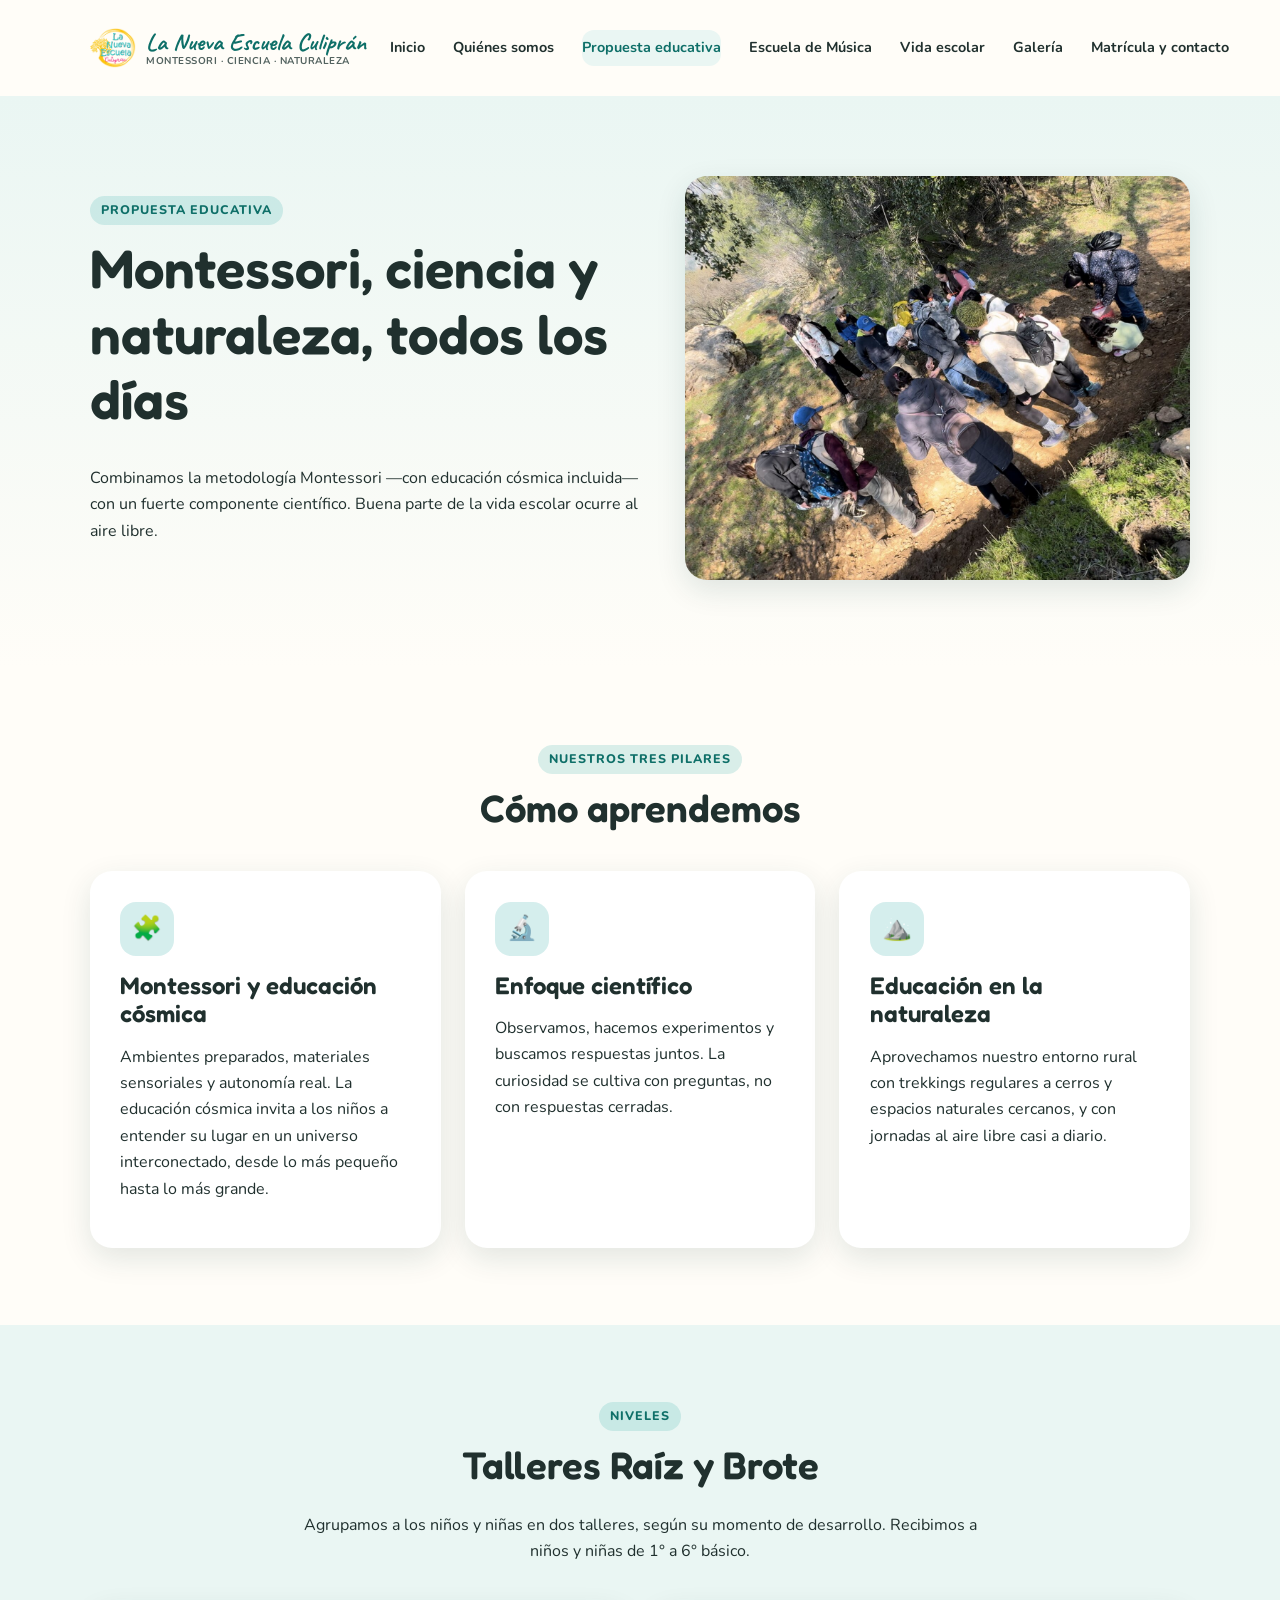
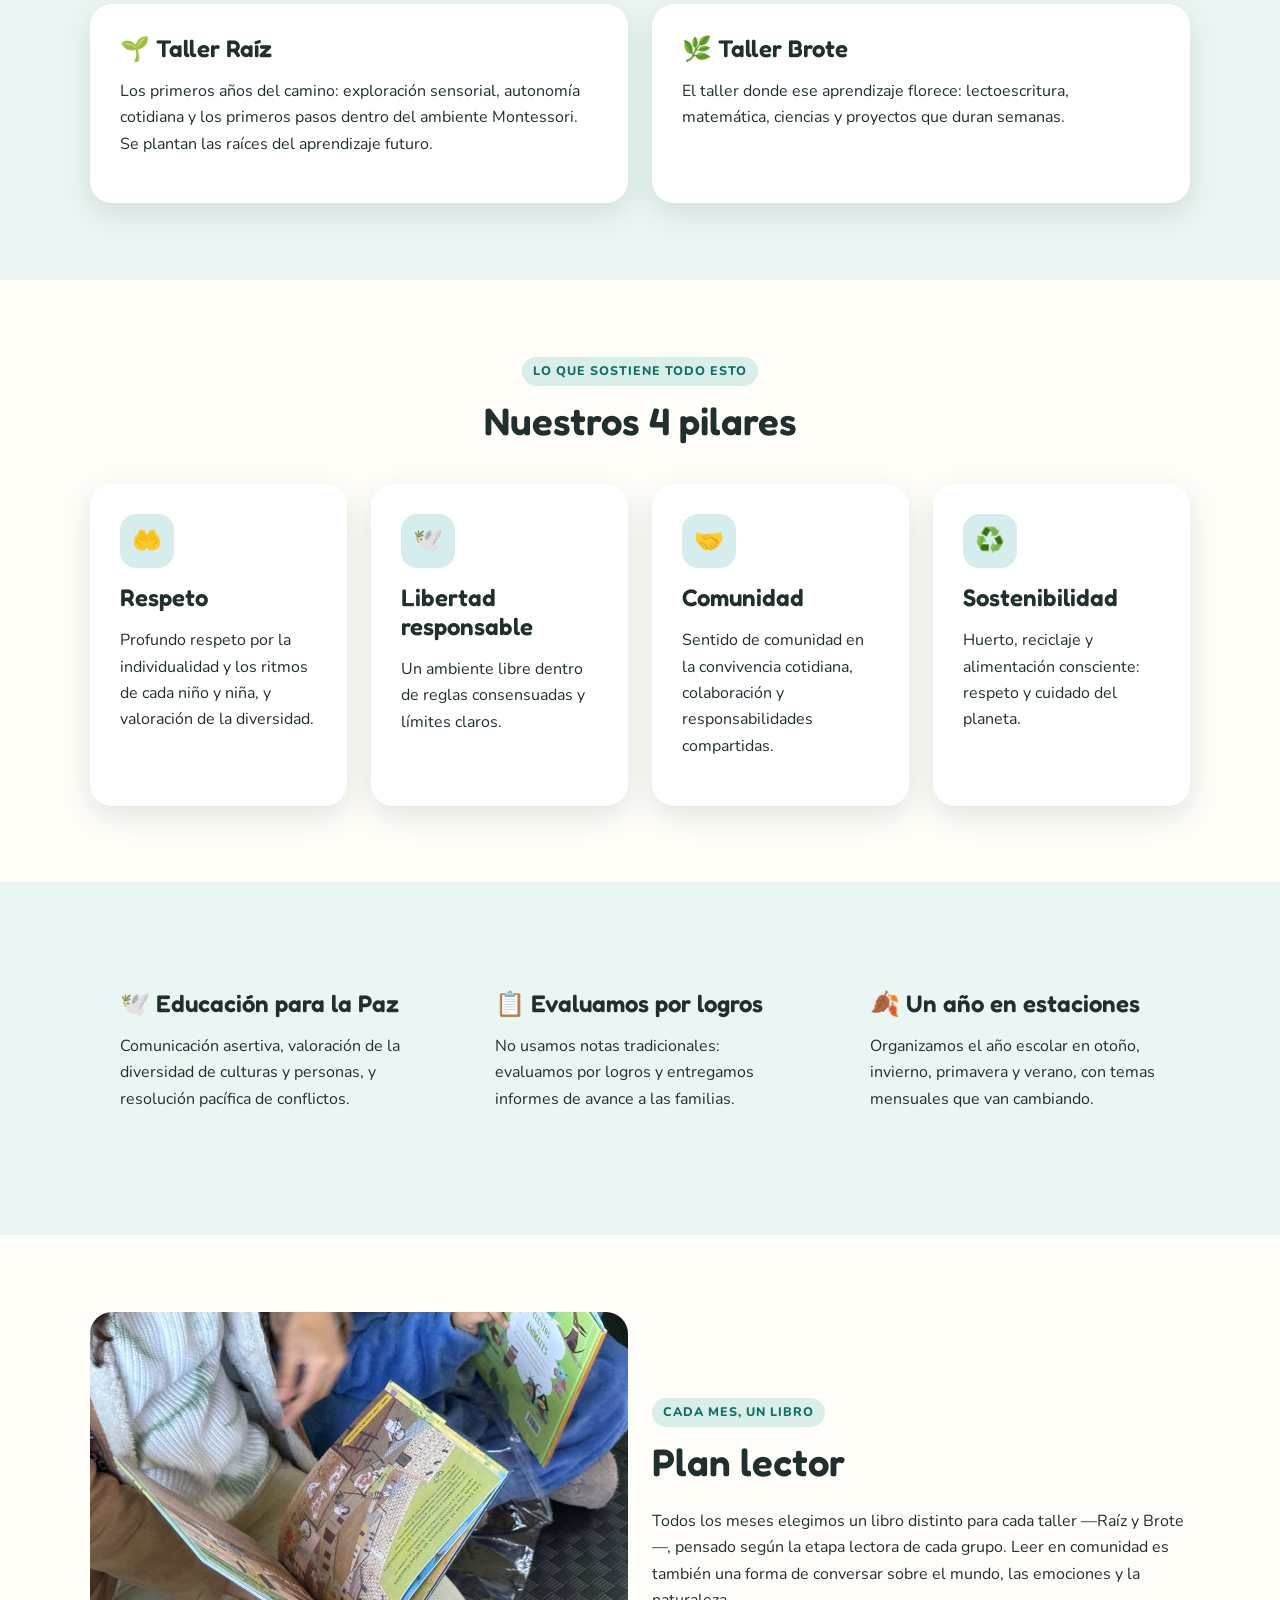
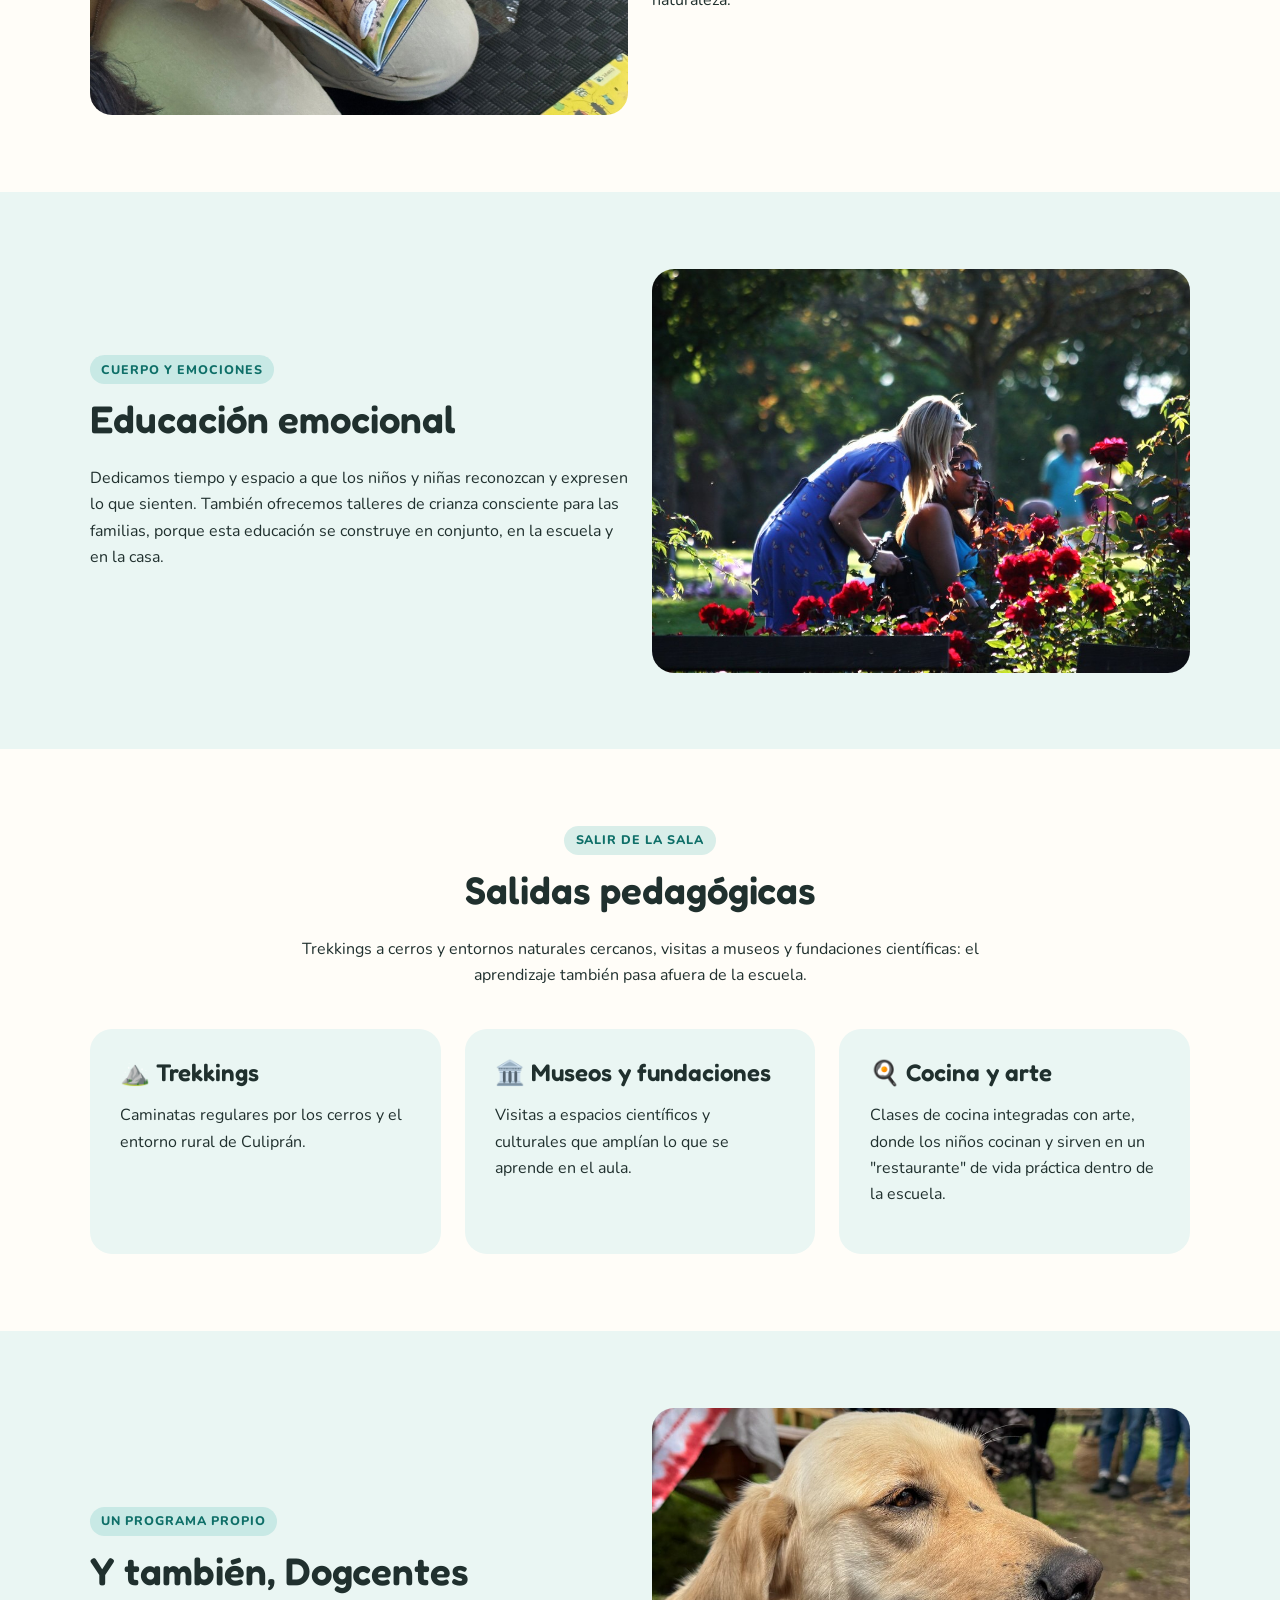
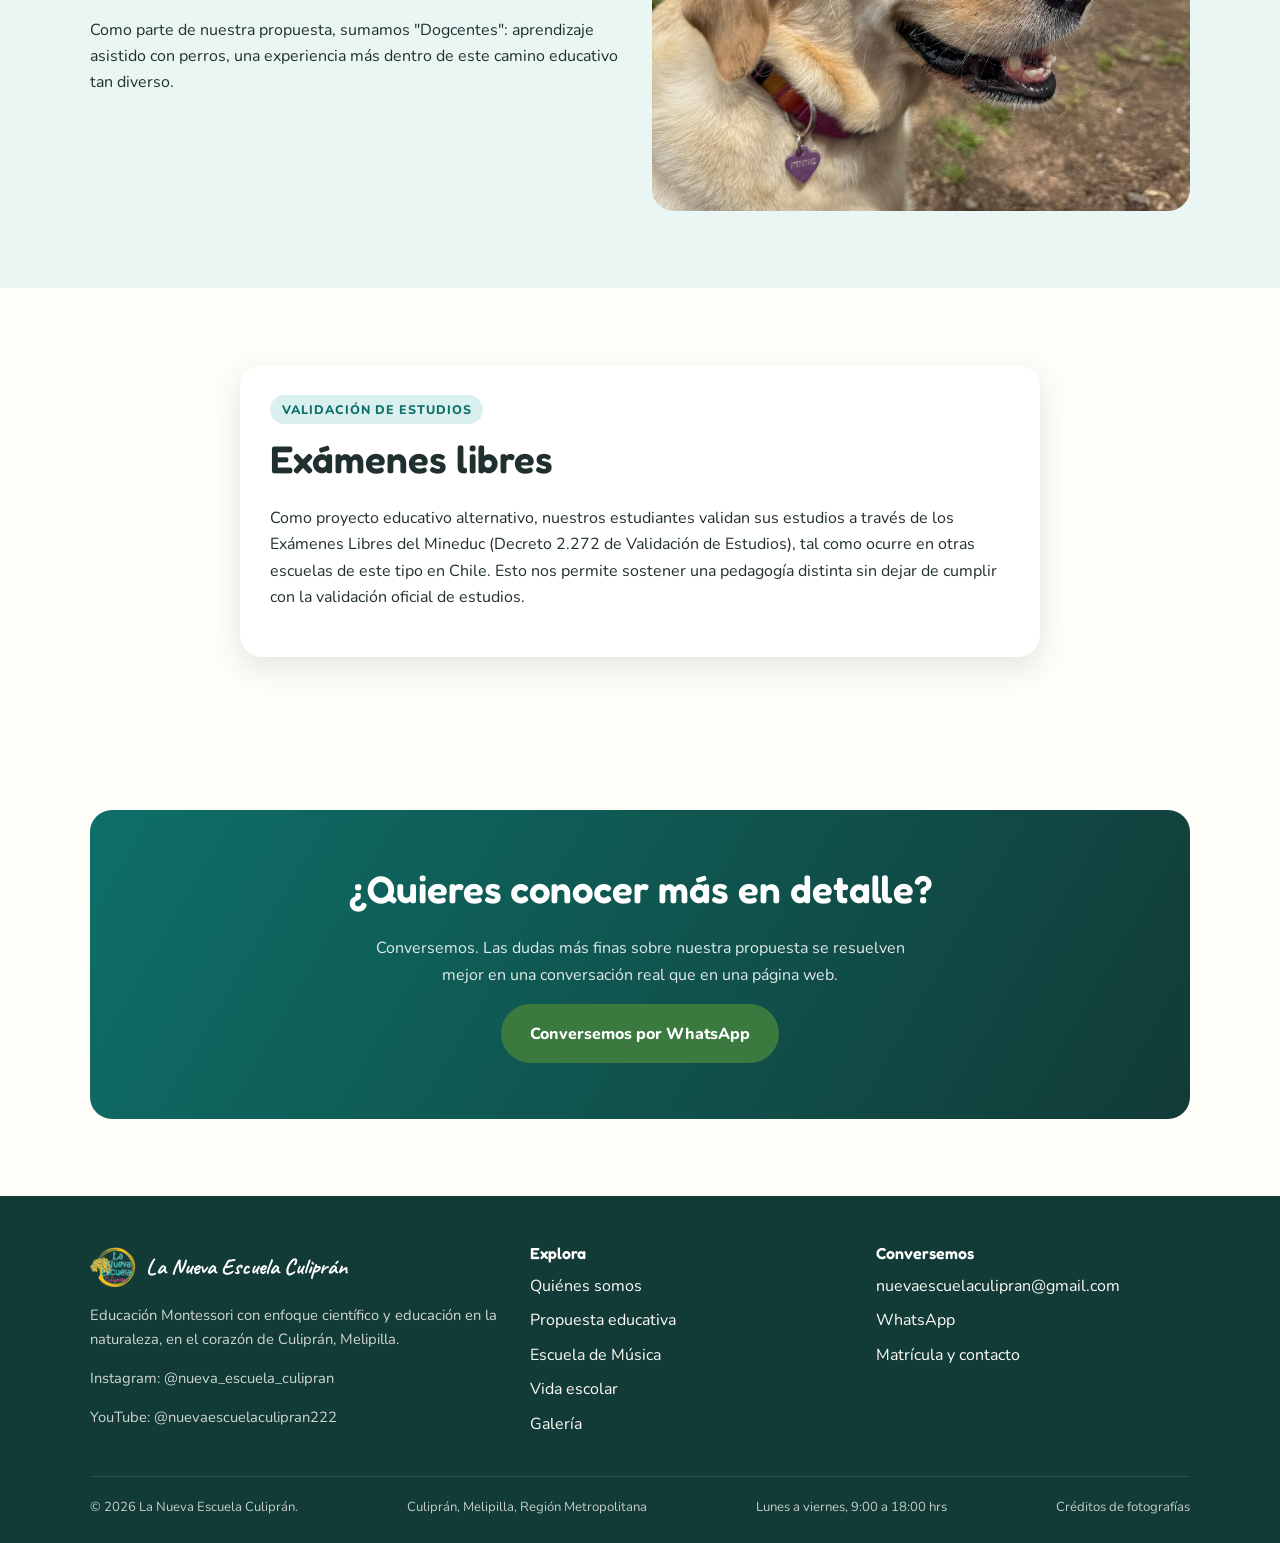
<file: propuesta-educativa.html>
<!DOCTYPE html>
<html lang="es-CL">
<head>
<meta charset="UTF-8">
<meta name="viewport" content="width=device-width, initial-scale=1.0">
<link rel="icon" href="assets/images/logo/favicon.ico" sizes="any">
<link rel="icon" type="image/png" href="assets/images/logo/favicon-32.png" sizes="32x32">
<link rel="icon" type="image/png" href="assets/images/logo/favicon-16.png" sizes="16x16">
<link rel="apple-touch-icon" href="assets/images/logo/apple-touch-icon.png">
<title>Propuesta educativa | La Nueva Escuela Culiprán</title>
<meta name="description" content="Montessori, ciencia y naturaleza: conoce los talleres Raíz y Brote, el plan lector, las salidas pedagógicas y la educación emocional en La Nueva Escuela Culiprán.">
<link rel="canonical" href="https://fundacionlanuevaescuela.cl/propuesta-educativa.html">
<meta property="og:type" content="website">
<meta property="og:locale" content="es_CL">
<meta property="og:site_name" content="La Nueva Escuela Culiprán">
<meta property="og:title" content="Propuesta educativa | La Nueva Escuela Culiprán">
<meta property="og:description" content="Montessori, ciencia y naturaleza: conoce los talleres Raíz y Brote, el plan lector, las salidas pedagógicas y la educación emocional en La Nueva Escuela Culiprán.">
<meta property="og:url" content="https://fundacionlanuevaescuela.cl/propuesta-educativa.html">
<meta property="og:image" content="https://fundacionlanuevaescuela.cl/assets/images/stock/caminata-sendero-grupo.jpg">
<meta name="twitter:card" content="summary_large_image">
<link rel="stylesheet" href="css/styles.css">
</head>
<body>

<header class="site-header">
  <div class="container nav-wrapper" style="justify-content:space-between;">
    <a href="index.html" class="brand">
      <span class="brand-mark" aria-hidden="true">
        <img src="assets/images/logo/logo-transparente.png" alt="Logo de La Nueva Escuela Culiprán">
      </span>
      <span class="brand-text">
        <span class="brand-title">La Nueva Escuela Culiprán</span>
        <small>Montessori · Ciencia · Naturaleza</small>
      </span>
    </a>
    <button class="nav-toggle" aria-label="Abrir menú" aria-expanded="false">
      <svg viewBox="0 0 24 24" fill="none" stroke="currentColor" stroke-width="2" stroke-linecap="round"><line x1="3" y1="6" x2="21" y2="6"/><line x1="3" y1="12" x2="21" y2="12"/><line x1="3" y1="18" x2="21" y2="18"/></svg>
    </button>
    <div class="nav-scrim"></div>
    <nav class="main-nav" aria-label="Navegación principal">
      <button class="nav-close" aria-label="Cerrar menú">×</button>
      <ul>
        <li><a href="index.html">Inicio</a></li>
        <li><a href="quienes-somos.html">Quiénes somos</a></li>
        <li><a href="propuesta-educativa.html" class="active">Propuesta educativa</a></li>
        <li><a href="escuela-de-musica.html">Escuela de Música</a></li>
        <li><a href="vida-escolar.html">Vida escolar</a></li>
        <li><a href="galeria.html">Galería</a></li>
        <li><a href="matricula-contacto.html">Matrícula y contacto</a></li>
      </ul>
    </nav>
  </div>
</header>

<main>

  <section class="hero">
    <div class="container">
      <div>
        <span class="eyebrow">Propuesta educativa</span>
        <h1>Montessori, ciencia y naturaleza, todos los días</h1>
        <p>Combinamos la metodología Montessori —con educación cósmica incluida— con un fuerte componente científico. Buena parte de la vida escolar ocurre al aire libre.</p>
      </div>
      <img class="hero-media placeholder-img" src="assets/images/stock/caminata-sendero-grupo.jpg" alt="Grupo de caminata por el cerro">
    </div>
  </section>

  <section>
    <div class="container">
      <div class="section-intro text-center">
        <span class="eyebrow">Nuestros tres pilares</span>
        <h2>Cómo aprendemos</h2>
      </div>
      <div class="grid grid-3">
        <div class="card">
          <div class="icon">🧩</div>
          <h3>Montessori y educación cósmica</h3>
          <p>Ambientes preparados, materiales sensoriales y autonomía real. La educación cósmica invita a los niños a entender su lugar en un universo interconectado, desde lo más pequeño hasta lo más grande.</p>
        </div>
        <div class="card">
          <div class="icon">🔬</div>
          <h3>Enfoque científico</h3>
          <p>Observamos, hacemos experimentos y buscamos respuestas juntos. La curiosidad se cultiva con preguntas, no con respuestas cerradas.</p>
        </div>
        <div class="card">
          <div class="icon">⛰️</div>
          <h3>Educación en la naturaleza</h3>
          <p>Aprovechamos nuestro entorno rural con trekkings regulares a cerros y espacios naturales cercanos, y con jornadas al aire libre casi a diario.</p>
        </div>
      </div>
    </div>
  </section>

  <section class="section-alt">
    <div class="container">
      <div class="section-intro text-center">
        <span class="eyebrow">Niveles</span>
        <h2>Talleres Raíz y Brote</h2>
        <p>Agrupamos a los niños y niñas en dos talleres, según su momento de desarrollo. Recibimos a niños y niñas de 1° a 6° básico.</p>
      </div>
      <div class="grid grid-2">
        <div class="card">
          <h3>🌱 Taller Raíz</h3>
          <p>Los primeros años del camino: exploración sensorial, autonomía cotidiana y los primeros pasos dentro del ambiente Montessori. Se plantan las raíces del aprendizaje futuro.</p>
        </div>
        <div class="card">
          <h3>🌿 Taller Brote</h3>
          <p>El taller donde ese aprendizaje florece: lectoescritura, matemática, ciencias y proyectos que duran semanas.</p>
        </div>
      </div>
    </div>
  </section>

  <section>
    <div class="container">
      <div class="section-intro text-center">
        <span class="eyebrow">Lo que sostiene todo esto</span>
        <h2>Nuestros 4 pilares</h2>
      </div>
      <div class="grid grid-4">
        <div class="card">
          <div class="icon">🤲</div>
          <h3>Respeto</h3>
          <p>Profundo respeto por la individualidad y los ritmos de cada niño y niña, y valoración de la diversidad.</p>
        </div>
        <div class="card">
          <div class="icon">🕊️</div>
          <h3>Libertad responsable</h3>
          <p>Un ambiente libre dentro de reglas consensuadas y límites claros.</p>
        </div>
        <div class="card">
          <div class="icon">🤝</div>
          <h3>Comunidad</h3>
          <p>Sentido de comunidad en la convivencia cotidiana, colaboración y responsabilidades compartidas.</p>
        </div>
        <div class="card">
          <div class="icon">♻️</div>
          <h3>Sostenibilidad</h3>
          <p>Huerto, reciclaje y alimentación consciente: respeto y cuidado del planeta.</p>
        </div>
      </div>
    </div>
  </section>

  <section class="section-alt">
    <div class="container">
      <div class="grid grid-3">
        <div class="card-soft">
          <h3>🕊️ Educación para la Paz</h3>
          <p>Comunicación asertiva, valoración de la diversidad de culturas y personas, y resolución pacífica de conflictos.</p>
        </div>
        <div class="card-soft">
          <h3>📋 Evaluamos por logros</h3>
          <p>No usamos notas tradicionales: evaluamos por logros y entregamos informes de avance a las familias.</p>
        </div>
        <div class="card-soft">
          <h3>🍂 Un año en estaciones</h3>
          <p>Organizamos el año escolar en otoño, invierno, primavera y verano, con temas mensuales que van cambiando.</p>
        </div>
      </div>
    </div>
  </section>

  <section>
    <div class="container">
      <div class="grid grid-2" style="align-items:center;">
        <img class="placeholder-img" src="assets/images/stock/manos-libro-compartido.jpg" alt="Manos de niños compartiendo la lectura de un cuento">
        <div>
          <span class="eyebrow">Cada mes, un libro</span>
          <h2>Plan lector</h2>
          <p>Todos los meses elegimos un libro distinto para cada taller —Raíz y Brote—, pensado según la etapa lectora de cada grupo. Leer en comunidad es también una forma de conversar sobre el mundo, las emociones y la naturaleza.</p>
        </div>
      </div>
    </div>
  </section>

  <section class="section-alt">
    <div class="container">
      <div class="grid grid-2" style="align-items:center;">
        <div>
          <span class="eyebrow">Cuerpo y emociones</span>
          <h2>Educación emocional</h2>
          <p>Dedicamos tiempo y espacio a que los niños y niñas reconozcan y expresen lo que sienten. También ofrecemos talleres de crianza consciente para las familias, porque esta educación se construye en conjunto, en la escuela y en la casa.</p>
        </div>
        <img class="placeholder-img" src="assets/images/stock/comunidad-jardin.jpg" alt="Dos personas conversando de cerca al aire libre">
      </div>
    </div>
  </section>

  <section>
    <div class="container">
      <div class="section-intro text-center">
        <span class="eyebrow">Salir de la sala</span>
        <h2>Salidas pedagógicas</h2>
        <p>Trekkings a cerros y entornos naturales cercanos, visitas a museos y fundaciones científicas: el aprendizaje también pasa afuera de la escuela.</p>
      </div>
      <div class="grid grid-3">
        <div class="card-soft">
          <h3>⛰️ Trekkings</h3>
          <p>Caminatas regulares por los cerros y el entorno rural de Culiprán.</p>
        </div>
        <div class="card-soft">
          <h3>🏛️ Museos y fundaciones</h3>
          <p>Visitas a espacios científicos y culturales que amplían lo que se aprende en el aula.</p>
        </div>
        <div class="card-soft">
          <h3>🍳 Cocina y arte</h3>
          <p>Clases de cocina integradas con arte, donde los niños cocinan y sirven en un "restaurante" de vida práctica dentro de la escuela.</p>
        </div>
      </div>
    </div>
  </section>

  <section class="section-alt">
    <div class="container">
      <div class="grid grid-2" style="align-items:center;">
        <div>
          <span class="eyebrow">Un programa propio</span>
          <h2>Y también, Dogcentes</h2>
          <p>Como parte de nuestra propuesta, sumamos "Dogcentes": aprendizaje asistido con perros, una experiencia más dentro de este camino educativo tan diverso.</p>
        </div>
        <img class="placeholder-img" src="assets/images/stock/perrita-patio.jpg" alt="Vainilla, miembro honorario de La Nueva Escuela Culiprán y parte del programa Dogcentes">
      </div>
    </div>
  </section>

  <section>
    <div class="container">
      <div class="card" style="max-width:800px; margin:0 auto;">
        <span class="eyebrow">Validación de estudios</span>
        <h2>Exámenes libres</h2>
        <p>Como proyecto educativo alternativo, nuestros estudiantes validan sus estudios a través de los Exámenes Libres del Mineduc (Decreto 2.272 de Validación de Estudios), tal como ocurre en otras escuelas de este tipo en Chile. Esto nos permite sostener una pedagogía distinta sin dejar de cumplir con la validación oficial de estudios.</p>
      </div>
    </div>
  </section>

  <section>
    <div class="container">
      <div class="cta-band">
        <h2>¿Quieres conocer más en detalle?</h2>
        <p>Conversemos. Las dudas más finas sobre nuestra propuesta se resuelven mejor en una conversación real que en una página web.</p>
        <div class="btn-row">
          <a href="https://wa.me/56934315927?text=Hola%2C%20me%20gustar%C3%ADa%20saber%20m%C3%A1s%20sobre%20matr%C3%ADcula%20en%20La%20Nueva%20Escuela%20Culipr%C3%A1n" target="_blank" rel="noopener" class="btn btn-whatsapp">Conversemos por WhatsApp</a>
        </div>
      </div>
    </div>
  </section>

</main>

<footer class="site-footer">
  <div class="container">
    <div class="footer-grid">
      <div>
        <div class="footer-brand">
          <span class="brand-mark" aria-hidden="true">
            <img src="assets/images/logo/logo-transparente.png" alt="Logo de La Nueva Escuela Culiprán">
          </span>
          <span class="brand-title">La Nueva Escuela Culiprán</span>
        </div>
        <p class="footer-note">Educación Montessori con enfoque científico y educación en la naturaleza, en el corazón de Culiprán, Melipilla.</p>
        <p class="footer-note">Instagram: <a href="https://instagram.com/nueva_escuela_culipran" target="_blank" rel="noopener">@nueva_escuela_culipran</a></p>
        <p class="footer-note">YouTube: <a href="https://www.youtube.com/@nuevaescuelaculipran222" target="_blank" rel="noopener">@nuevaescuelaculipran222</a></p>
      </div>
      <div>
        <h4>Explora</h4>
        <ul>
          <li><a href="quienes-somos.html">Quiénes somos</a></li>
          <li><a href="propuesta-educativa.html">Propuesta educativa</a></li>
          <li><a href="escuela-de-musica.html">Escuela de Música</a></li>
          <li><a href="vida-escolar.html">Vida escolar</a></li>
          <li><a href="galeria.html">Galería</a></li>
        </ul>
      </div>
      <div>
        <h4>Conversemos</h4>
        <ul>
          <li><a href="mailto:nuevaescuelaculipran@gmail.com">nuevaescuelaculipran@gmail.com</a></li>
          <li><a href="https://wa.me/56934315927?text=Hola%2C%20me%20gustar%C3%ADa%20saber%20m%C3%A1s%20sobre%20matr%C3%ADcula%20en%20La%20Nueva%20Escuela%20Culipr%C3%A1n" target="_blank" rel="noopener">WhatsApp</a></li>
          <li><a href="matricula-contacto.html">Matrícula y contacto</a></li>
        </ul>
      </div>
    </div>
    <div class="footer-bottom">
      <span>&copy; 2026 La Nueva Escuela Culiprán.</span>
      <span>Culiprán, Melipilla, Región Metropolitana</span>
      <span>Lunes a viernes, 9:00 a 18:00 hrs</span>
      <a href="galeria.html#creditos">Créditos de fotografías</a>
    </div>
  </div>
</footer>

<script src="js/main.js"></script>
</body>
</html>
</file>
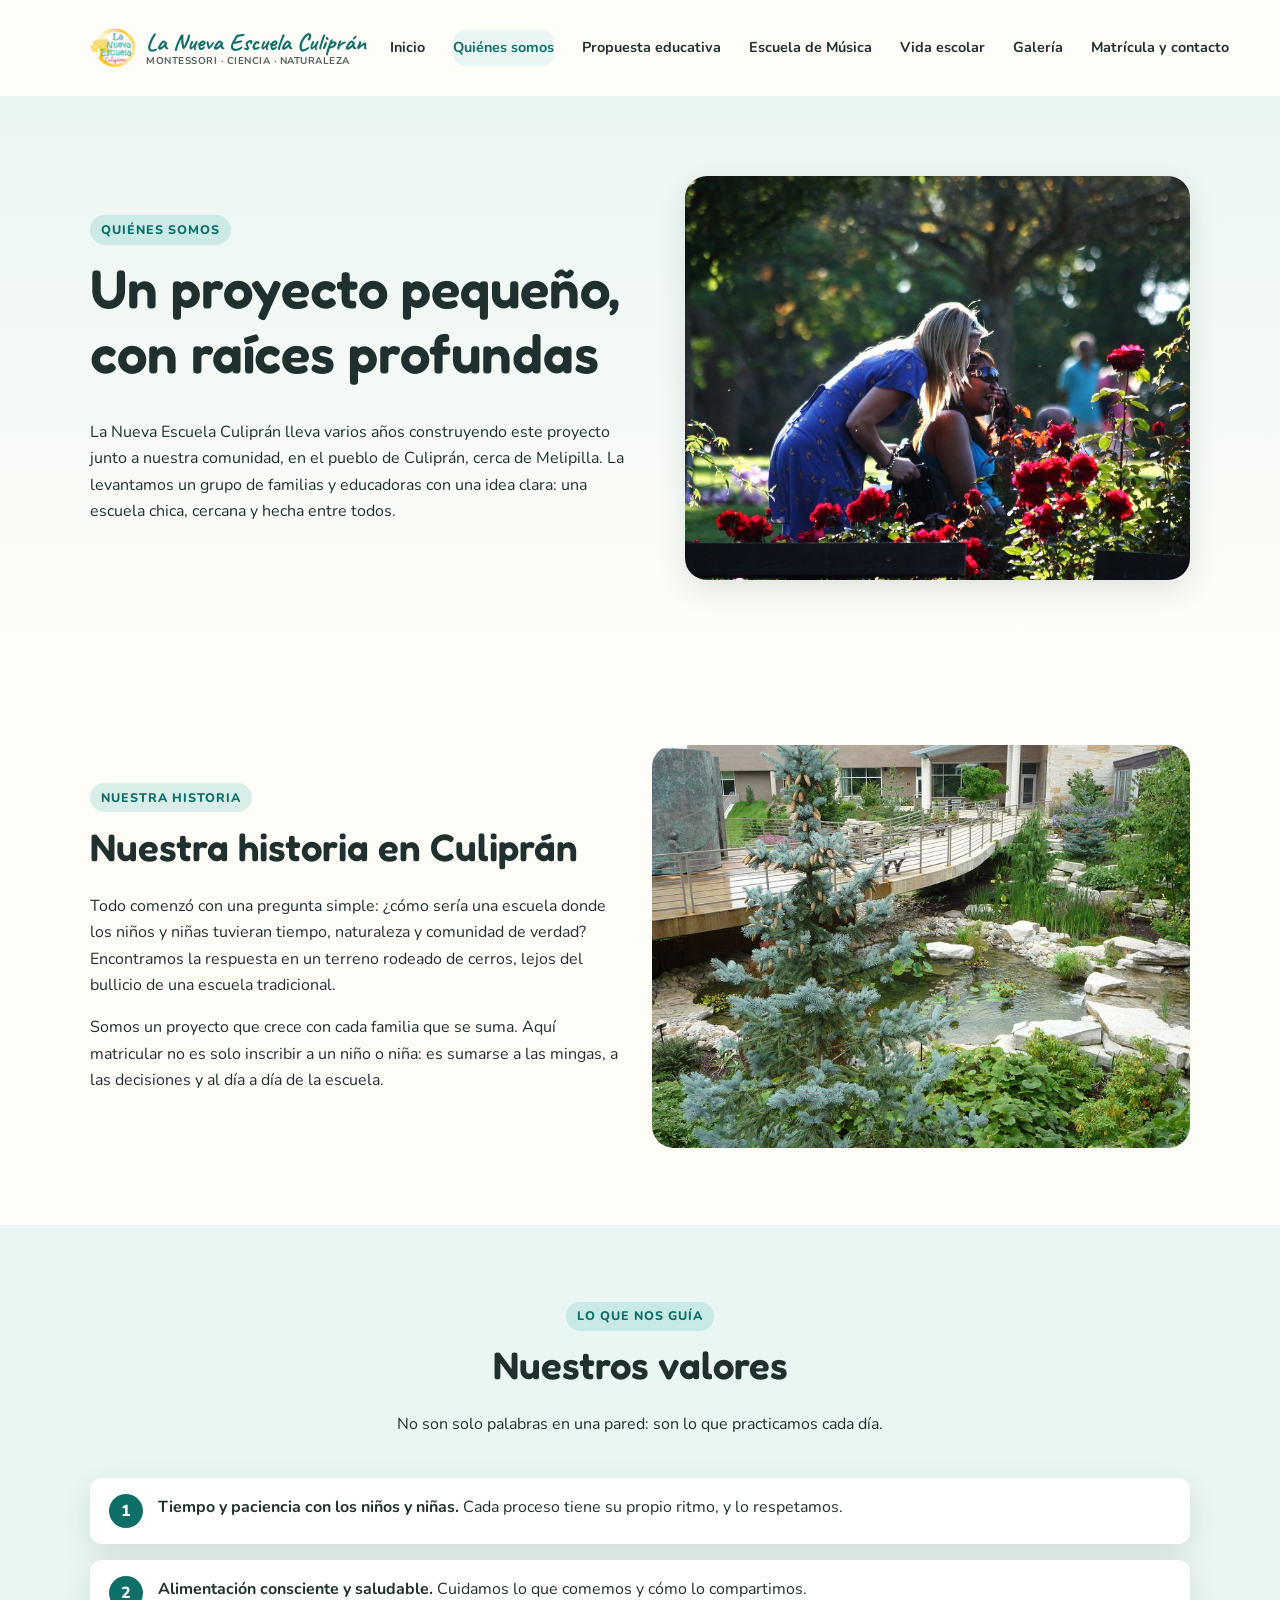
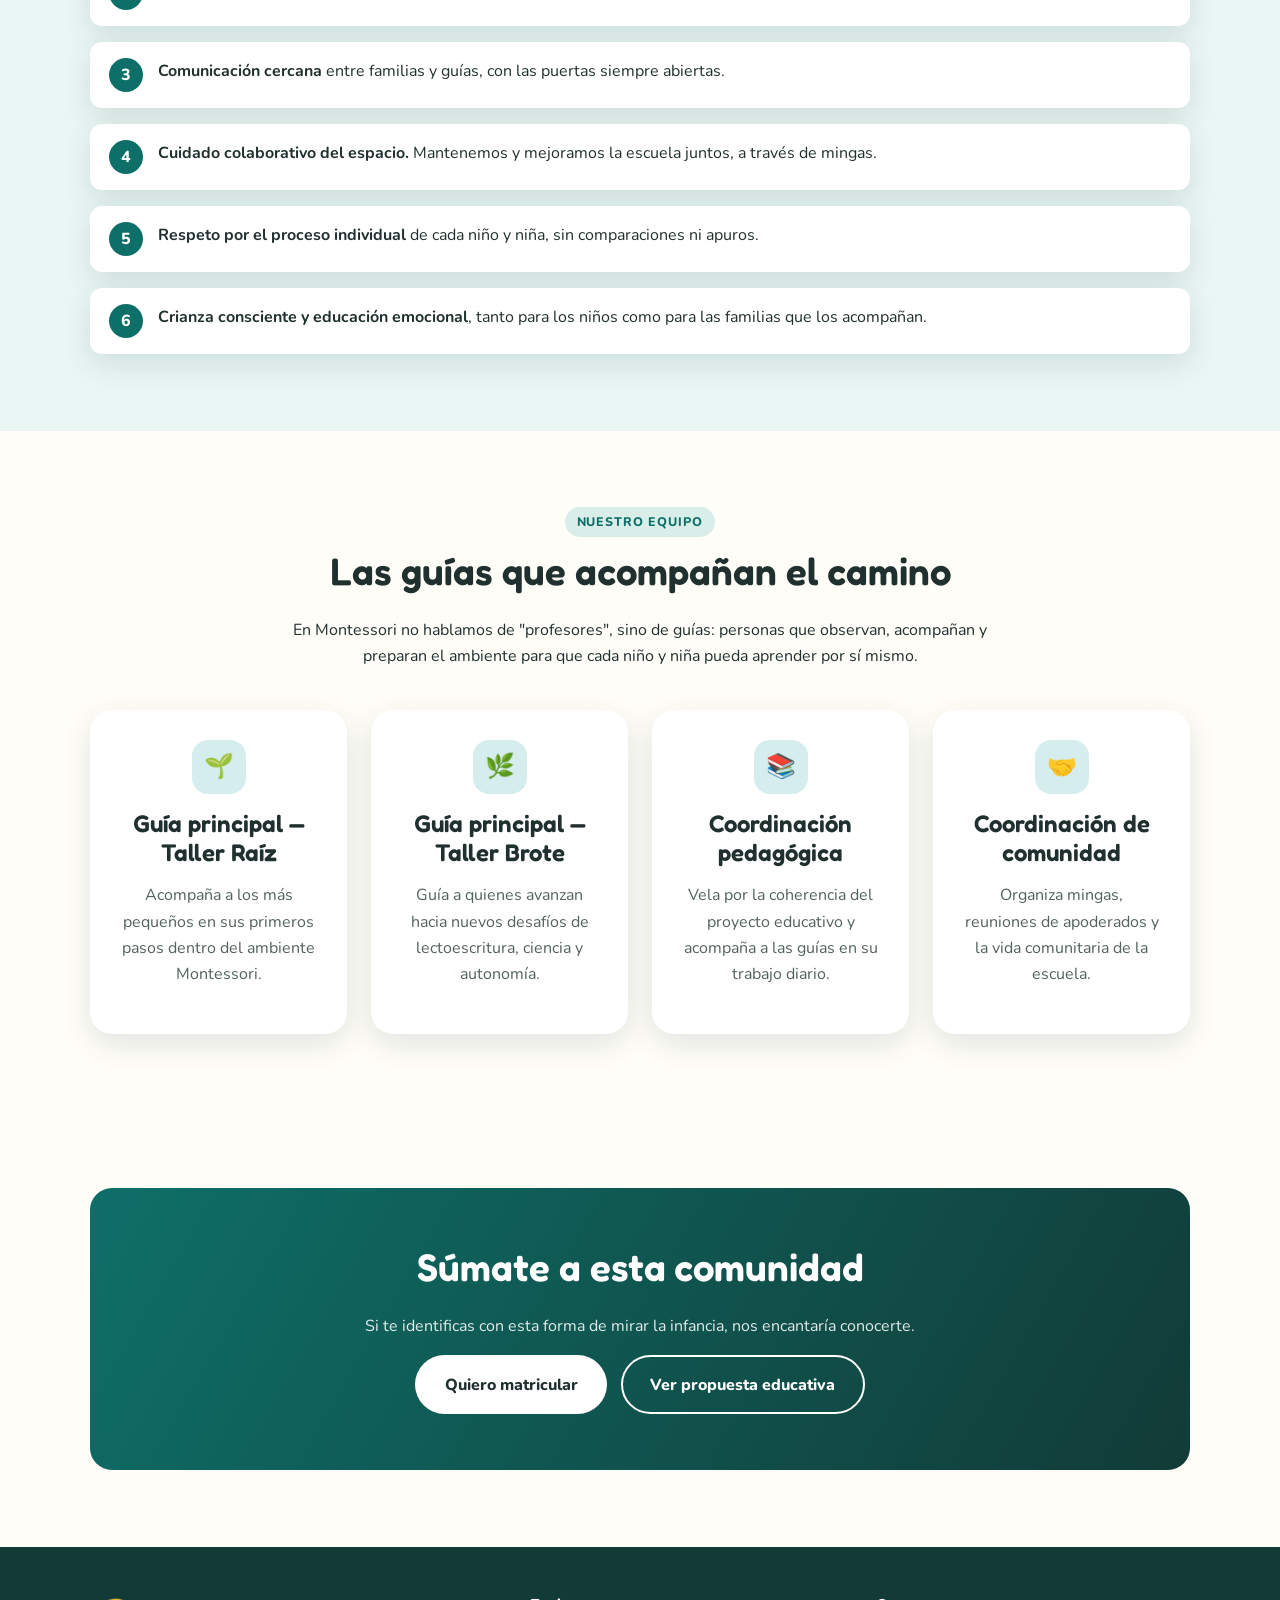
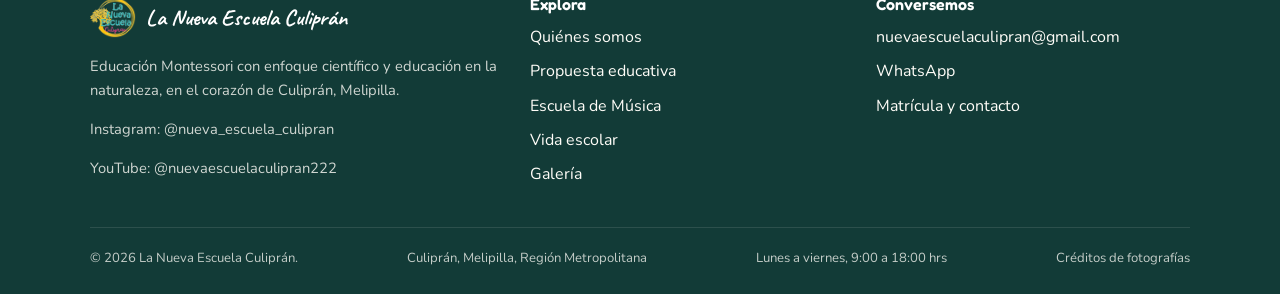
<file: quienes-somos.html>
<!DOCTYPE html>
<html lang="es-CL">
<head>
<meta charset="UTF-8">
<meta name="viewport" content="width=device-width, initial-scale=1.0">
<link rel="icon" href="assets/images/logo/favicon.ico" sizes="any">
<link rel="icon" type="image/png" href="assets/images/logo/favicon-32.png" sizes="32x32">
<link rel="icon" type="image/png" href="assets/images/logo/favicon-16.png" sizes="16x16">
<link rel="apple-touch-icon" href="assets/images/logo/apple-touch-icon.png">
<title>Quiénes somos | La Nueva Escuela Culiprán</title>
<meta name="description" content="Conoce la historia, los valores y el equipo de guías de La Nueva Escuela Culiprán, un proyecto educativo comunitario en Culiprán, Melipilla.">
<link rel="canonical" href="https://fundacionlanuevaescuela.cl/quienes-somos.html">
<meta property="og:type" content="website">
<meta property="og:locale" content="es_CL">
<meta property="og:site_name" content="La Nueva Escuela Culiprán">
<meta property="og:title" content="Quiénes somos | La Nueva Escuela Culiprán">
<meta property="og:description" content="Conoce la historia, los valores y el equipo de guías de La Nueva Escuela Culiprán, un proyecto educativo comunitario en Culiprán, Melipilla.">
<meta property="og:url" content="https://fundacionlanuevaescuela.cl/quienes-somos.html">
<meta property="og:image" content="https://fundacionlanuevaescuela.cl/assets/images/stock/comunidad-jardin.jpg">
<meta name="twitter:card" content="summary_large_image">
<link rel="stylesheet" href="css/styles.css">
</head>
<body>

<header class="site-header">
  <div class="container nav-wrapper" style="justify-content:space-between;">
    <a href="index.html" class="brand">
      <span class="brand-mark" aria-hidden="true">
        <img src="assets/images/logo/logo-transparente.png" alt="Logo de La Nueva Escuela Culiprán">
      </span>
      <span class="brand-text">
        <span class="brand-title">La Nueva Escuela Culiprán</span>
        <small>Montessori · Ciencia · Naturaleza</small>
      </span>
    </a>
    <button class="nav-toggle" aria-label="Abrir menú" aria-expanded="false">
      <svg viewBox="0 0 24 24" fill="none" stroke="currentColor" stroke-width="2" stroke-linecap="round"><line x1="3" y1="6" x2="21" y2="6"/><line x1="3" y1="12" x2="21" y2="12"/><line x1="3" y1="18" x2="21" y2="18"/></svg>
    </button>
    <div class="nav-scrim"></div>
    <nav class="main-nav" aria-label="Navegación principal">
      <button class="nav-close" aria-label="Cerrar menú">×</button>
      <ul>
        <li><a href="index.html">Inicio</a></li>
        <li><a href="quienes-somos.html" class="active">Quiénes somos</a></li>
        <li><a href="propuesta-educativa.html">Propuesta educativa</a></li>
        <li><a href="escuela-de-musica.html">Escuela de Música</a></li>
        <li><a href="vida-escolar.html">Vida escolar</a></li>
        <li><a href="galeria.html">Galería</a></li>
        <li><a href="matricula-contacto.html">Matrícula y contacto</a></li>
      </ul>
    </nav>
  </div>
</header>

<main>

  <section class="hero">
    <div class="container">
      <div>
        <span class="eyebrow">Quiénes somos</span>
        <h1>Un proyecto pequeño, con raíces profundas</h1>
        <p>La Nueva Escuela Culiprán lleva varios años construyendo este proyecto junto a nuestra comunidad, en el pueblo de Culiprán, cerca de Melipilla. La levantamos un grupo de familias y educadoras con una idea clara: una escuela chica, cercana y hecha entre todos.</p>
      </div>
      <img class="hero-media placeholder-img" src="assets/images/stock/comunidad-jardin.jpg" alt="Dos personas conversando y sonriendo en un jardín">
    </div>
  </section>

  <section>
    <div class="container">
      <div class="grid grid-2" style="align-items:center;">
        <div>
          <span class="eyebrow">Nuestra historia</span>
          <h2>Nuestra historia en Culiprán</h2>
          <p>Todo comenzó con una pregunta simple: ¿cómo sería una escuela donde los niños y niñas tuvieran tiempo, naturaleza y comunidad de verdad? Encontramos la respuesta en un terreno rodeado de cerros, lejos del bullicio de una escuela tradicional.</p>
          <p>Somos un proyecto que crece con cada familia que se suma. Aquí matricular no es solo inscribir a un niño o niña: es sumarse a las mingas, a las decisiones y al día a día de la escuela.</p>
        </div>
        <img class="placeholder-img" src="assets/images/stock/minga-jardin.jpg" alt="Persona cosechando verduras en un huerto comunitario">
      </div>
    </div>
  </section>

  <section class="section-alt">
    <div class="container">
      <div class="section-intro text-center">
        <span class="eyebrow">Lo que nos guía</span>
        <h2>Nuestros valores</h2>
        <p>No son solo palabras en una pared: son lo que practicamos cada día.</p>
      </div>
      <ul class="values-list">
        <li><span class="bullet">1</span><div><strong>Tiempo y paciencia con los niños y niñas.</strong> Cada proceso tiene su propio ritmo, y lo respetamos.</div></li>
        <li><span class="bullet">2</span><div><strong>Alimentación consciente y saludable.</strong> Cuidamos lo que comemos y cómo lo compartimos.</div></li>
        <li><span class="bullet">3</span><div><strong>Comunicación cercana</strong> entre familias y guías, con las puertas siempre abiertas.</div></li>
        <li><span class="bullet">4</span><div><strong>Cuidado colaborativo del espacio.</strong> Mantenemos y mejoramos la escuela juntos, a través de mingas.</div></li>
        <li><span class="bullet">5</span><div><strong>Respeto por el proceso individual</strong> de cada niño y niña, sin comparaciones ni apuros.</div></li>
        <li><span class="bullet">6</span><div><strong>Crianza consciente y educación emocional</strong>, tanto para los niños como para las familias que los acompañan.</div></li>
      </ul>
    </div>
  </section>

  <section>
    <div class="container">
      <div class="section-intro text-center">
        <span class="eyebrow">Nuestro equipo</span>
        <h2>Las guías que acompañan el camino</h2>
        <p>En Montessori no hablamos de "profesores", sino de guías: personas que observan, acompañan y preparan el ambiente para que cada niño y niña pueda aprender por sí mismo.</p>
      </div>
      <div class="grid grid-4">
        <div class="card text-center">
          <div class="icon" style="margin:0 auto 1rem;">🌱</div>
          <h3>Guía principal — Taller Raíz</h3>
          <p class="text-muted">Acompaña a los más pequeños en sus primeros pasos dentro del ambiente Montessori.</p>
        </div>
        <div class="card text-center">
          <div class="icon" style="margin:0 auto 1rem;">🌿</div>
          <h3>Guía principal — Taller Brote</h3>
          <p class="text-muted">Guía a quienes avanzan hacia nuevos desafíos de lectoescritura, ciencia y autonomía.</p>
        </div>
        <div class="card text-center">
          <div class="icon" style="margin:0 auto 1rem;">📚</div>
          <h3>Coordinación pedagógica</h3>
          <p class="text-muted">Vela por la coherencia del proyecto educativo y acompaña a las guías en su trabajo diario.</p>
        </div>
        <div class="card text-center">
          <div class="icon" style="margin:0 auto 1rem;">🤝</div>
          <h3>Coordinación de comunidad</h3>
          <p class="text-muted">Organiza mingas, reuniones de apoderados y la vida comunitaria de la escuela.</p>
        </div>
      </div>
    </div>
  </section>

  <section>
    <div class="container">
      <div class="cta-band">
        <h2>Súmate a esta comunidad</h2>
        <p>Si te identificas con esta forma de mirar la infancia, nos encantaría conocerte.</p>
        <div class="btn-row">
          <a href="https://wa.me/56934315927?text=Hola%2C%20me%20gustar%C3%ADa%20saber%20m%C3%A1s%20sobre%20matr%C3%ADcula%20en%20La%20Nueva%20Escuela%20Culipr%C3%A1n" target="_blank" rel="noopener" class="btn btn-light">Quiero matricular</a>
          <a href="propuesta-educativa.html" class="btn btn-secondary" style="border-color:var(--blanco); color:var(--blanco);">Ver propuesta educativa</a>
        </div>
      </div>
    </div>
  </section>

</main>

<footer class="site-footer">
  <div class="container">
    <div class="footer-grid">
      <div>
        <div class="footer-brand">
          <span class="brand-mark" aria-hidden="true">
            <img src="assets/images/logo/logo-transparente.png" alt="Logo de La Nueva Escuela Culiprán">
          </span>
          <span class="brand-title">La Nueva Escuela Culiprán</span>
        </div>
        <p class="footer-note">Educación Montessori con enfoque científico y educación en la naturaleza, en el corazón de Culiprán, Melipilla.</p>
        <p class="footer-note">Instagram: <a href="https://instagram.com/nueva_escuela_culipran" target="_blank" rel="noopener">@nueva_escuela_culipran</a></p>
        <p class="footer-note">YouTube: <a href="https://www.youtube.com/@nuevaescuelaculipran222" target="_blank" rel="noopener">@nuevaescuelaculipran222</a></p>
      </div>
      <div>
        <h4>Explora</h4>
        <ul>
          <li><a href="quienes-somos.html">Quiénes somos</a></li>
          <li><a href="propuesta-educativa.html">Propuesta educativa</a></li>
          <li><a href="escuela-de-musica.html">Escuela de Música</a></li>
          <li><a href="vida-escolar.html">Vida escolar</a></li>
          <li><a href="galeria.html">Galería</a></li>
        </ul>
      </div>
      <div>
        <h4>Conversemos</h4>
        <ul>
          <li><a href="mailto:nuevaescuelaculipran@gmail.com">nuevaescuelaculipran@gmail.com</a></li>
          <li><a href="https://wa.me/56934315927?text=Hola%2C%20me%20gustar%C3%ADa%20saber%20m%C3%A1s%20sobre%20matr%C3%ADcula%20en%20La%20Nueva%20Escuela%20Culipr%C3%A1n" target="_blank" rel="noopener">WhatsApp</a></li>
          <li><a href="matricula-contacto.html">Matrícula y contacto</a></li>
        </ul>
      </div>
    </div>
    <div class="footer-bottom">
      <span>&copy; 2026 La Nueva Escuela Culiprán.</span>
      <span>Culiprán, Melipilla, Región Metropolitana</span>
      <span>Lunes a viernes, 9:00 a 18:00 hrs</span>
      <a href="galeria.html#creditos">Créditos de fotografías</a>
    </div>
  </div>
</footer>

<script src="js/main.js"></script>
</body>
</html>
</file>
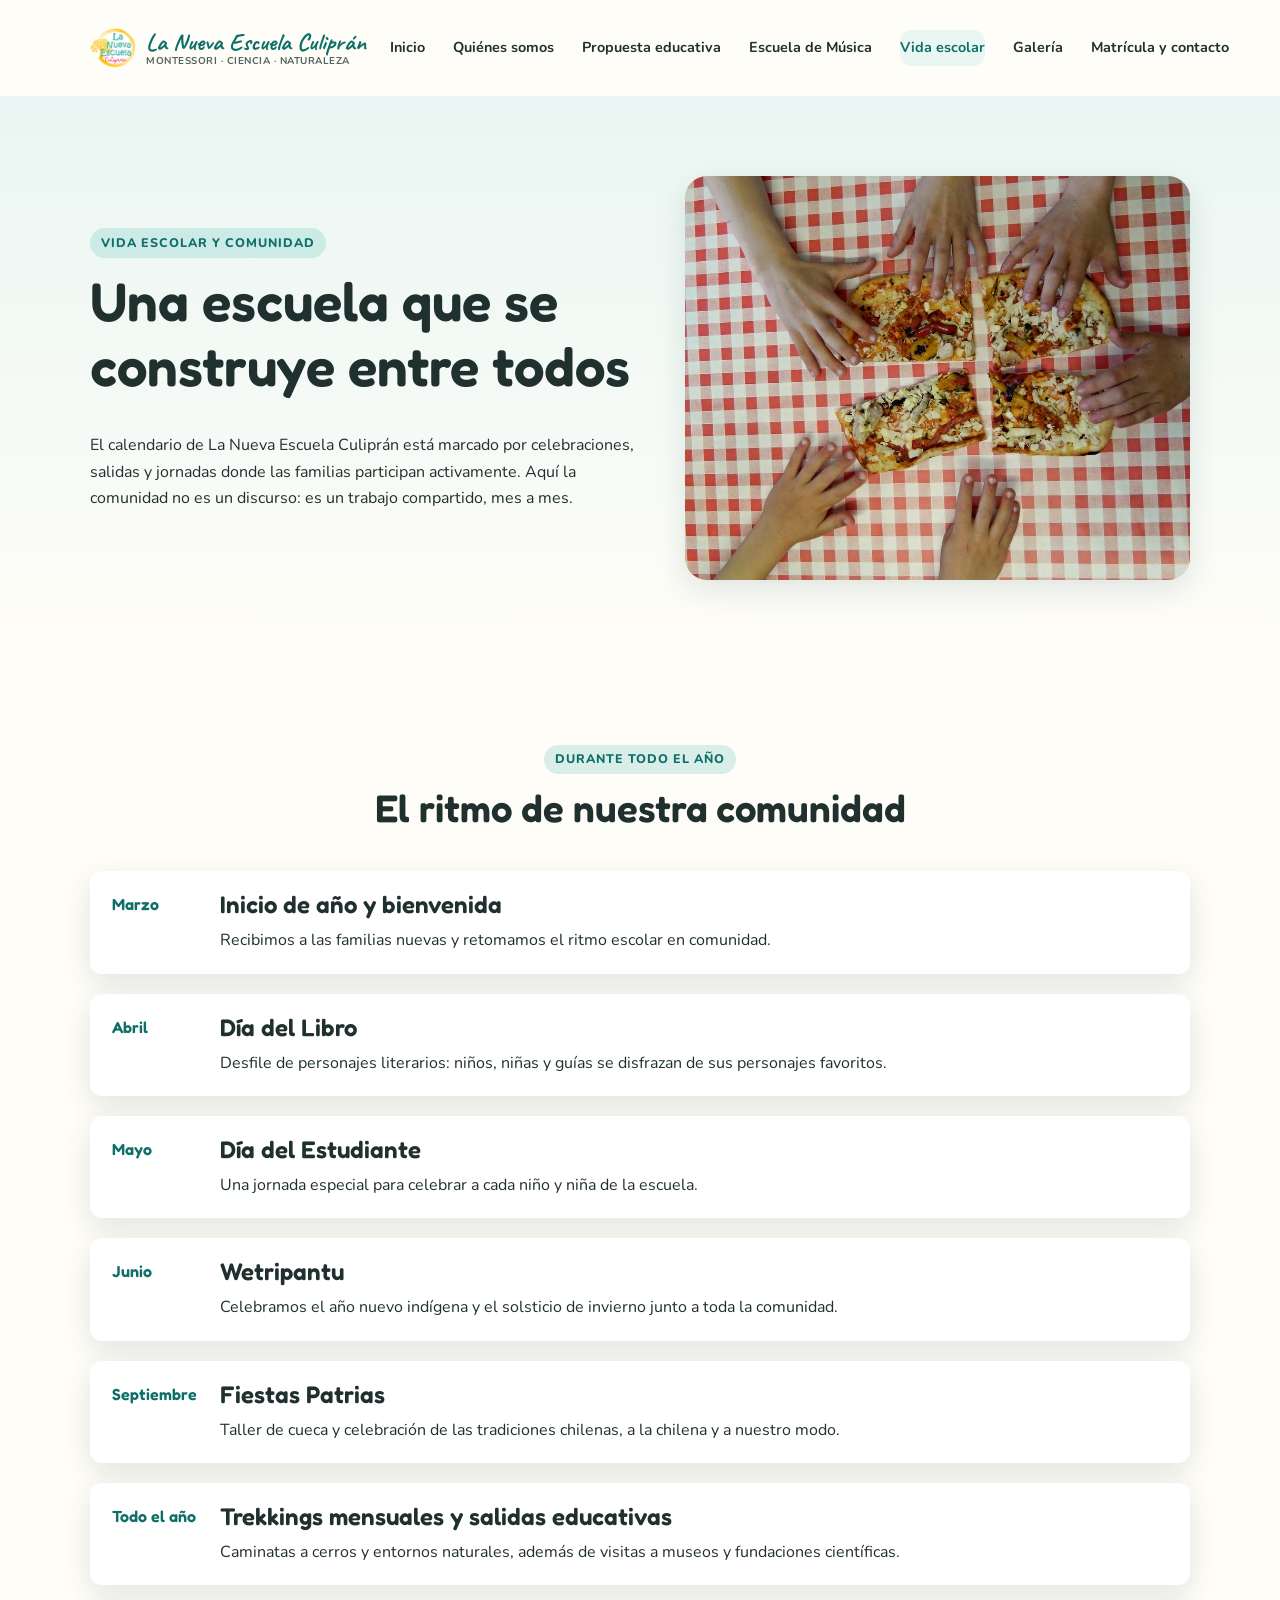
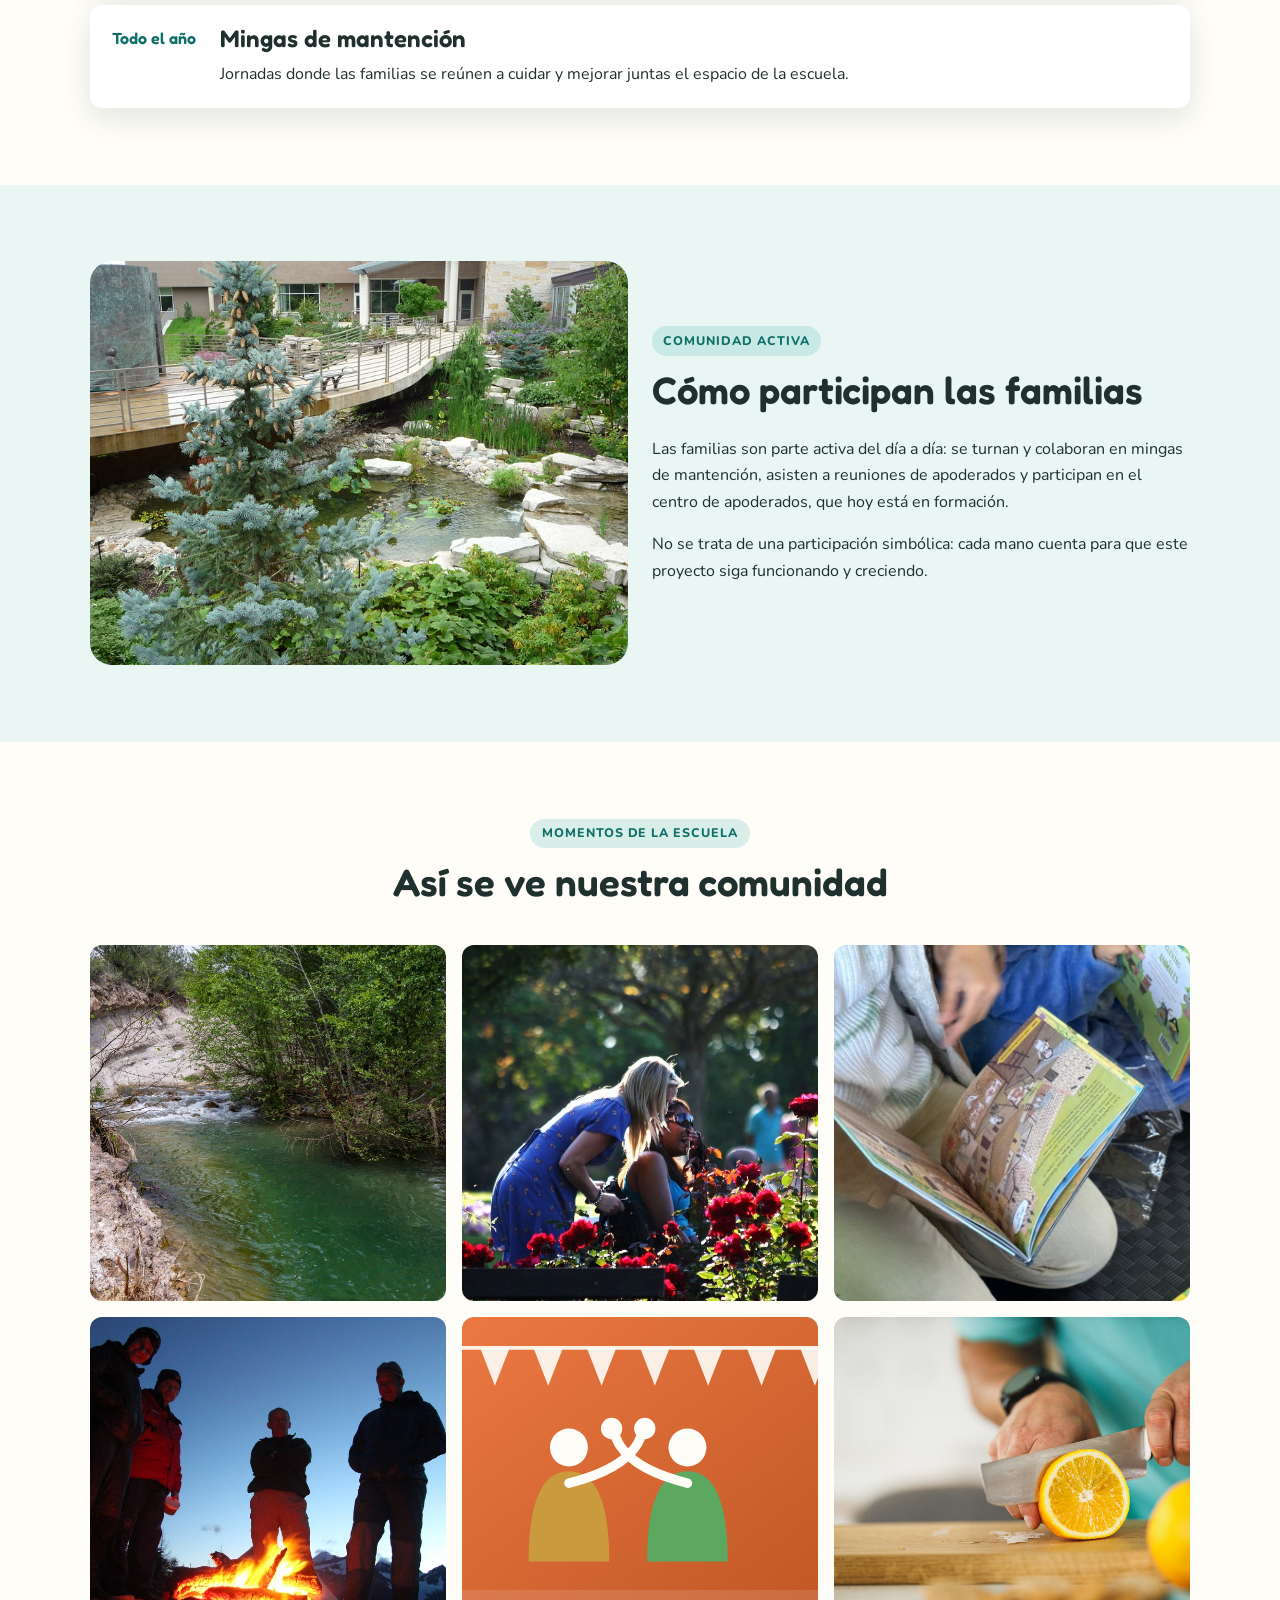
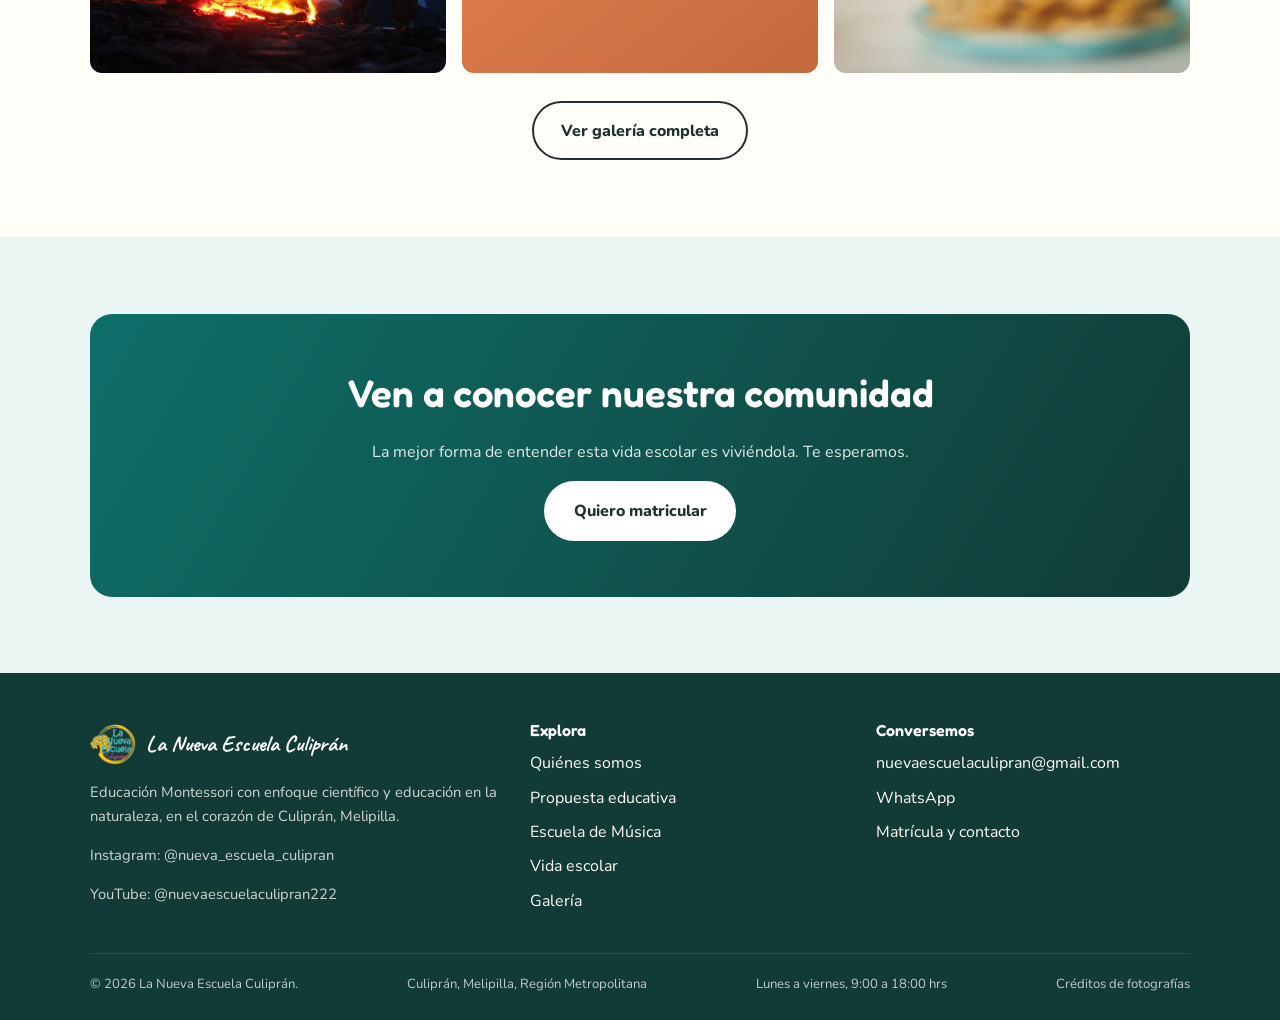
<file: vida-escolar.html>
<!DOCTYPE html>
<html lang="es-CL">
<head>
<meta charset="UTF-8">
<meta name="viewport" content="width=device-width, initial-scale=1.0">
<link rel="icon" href="assets/images/logo/favicon.ico" sizes="any">
<link rel="icon" type="image/png" href="assets/images/logo/favicon-32.png" sizes="32x32">
<link rel="icon" type="image/png" href="assets/images/logo/favicon-16.png" sizes="16x16">
<link rel="apple-touch-icon" href="assets/images/logo/apple-touch-icon.png">
<title>Vida escolar y comunidad | La Nueva Escuela Culiprán</title>
<meta name="description" content="Mingas, trekkings mensuales, Día del Libro, Wetripantu y Fiestas Patrias: así se vive la comunidad en La Nueva Escuela Culiprán durante el año.">
<link rel="canonical" href="https://fundacionlanuevaescuela.cl/vida-escolar.html">
<meta property="og:type" content="website">
<meta property="og:locale" content="es_CL">
<meta property="og:site_name" content="La Nueva Escuela Culiprán">
<meta property="og:title" content="Vida escolar y comunidad | La Nueva Escuela Culiprán">
<meta property="og:description" content="Mingas, trekkings mensuales, Día del Libro, Wetripantu y Fiestas Patrias: así se vive la comunidad en La Nueva Escuela Culiprán durante el año.">
<meta property="og:url" content="https://fundacionlanuevaescuela.cl/vida-escolar.html">
<meta property="og:image" content="https://fundacionlanuevaescuela.cl/assets/images/stock/comunidad-manos-pizza.jpg">
<meta name="twitter:card" content="summary_large_image">
<link rel="stylesheet" href="css/styles.css">
</head>
<body>

<header class="site-header">
  <div class="container nav-wrapper" style="justify-content:space-between;">
    <a href="index.html" class="brand">
      <span class="brand-mark" aria-hidden="true">
        <img src="assets/images/logo/logo-transparente.png" alt="Logo de La Nueva Escuela Culiprán">
      </span>
      <span class="brand-text">
        <span class="brand-title">La Nueva Escuela Culiprán</span>
        <small>Montessori · Ciencia · Naturaleza</small>
      </span>
    </a>
    <button class="nav-toggle" aria-label="Abrir menú" aria-expanded="false">
      <svg viewBox="0 0 24 24" fill="none" stroke="currentColor" stroke-width="2" stroke-linecap="round"><line x1="3" y1="6" x2="21" y2="6"/><line x1="3" y1="12" x2="21" y2="12"/><line x1="3" y1="18" x2="21" y2="18"/></svg>
    </button>
    <div class="nav-scrim"></div>
    <nav class="main-nav" aria-label="Navegación principal">
      <button class="nav-close" aria-label="Cerrar menú">×</button>
      <ul>
        <li><a href="index.html">Inicio</a></li>
        <li><a href="quienes-somos.html">Quiénes somos</a></li>
        <li><a href="propuesta-educativa.html">Propuesta educativa</a></li>
        <li><a href="escuela-de-musica.html">Escuela de Música</a></li>
        <li><a href="vida-escolar.html" class="active">Vida escolar</a></li>
        <li><a href="galeria.html">Galería</a></li>
        <li><a href="matricula-contacto.html">Matrícula y contacto</a></li>
      </ul>
    </nav>
  </div>
</header>

<main>

  <section class="hero">
    <div class="container">
      <div>
        <span class="eyebrow">Vida escolar y comunidad</span>
        <h1>Una escuela que se construye entre todos</h1>
        <p>El calendario de La Nueva Escuela Culiprán está marcado por celebraciones, salidas y jornadas donde las familias participan activamente. Aquí la comunidad no es un discurso: es un trabajo compartido, mes a mes.</p>
      </div>
      <img class="hero-media placeholder-img" src="assets/images/stock/comunidad-manos-pizza.jpg" alt="Manos compartiendo comida sobre una mesa al aire libre">
    </div>
  </section>

  <section>
    <div class="container">
      <div class="section-intro text-center">
        <span class="eyebrow">Durante todo el año</span>
        <h2>El ritmo de nuestra comunidad</h2>
      </div>
      <div class="timeline">
        <div class="timeline-item">
          <div class="timeline-month">Marzo</div>
          <div><h3 class="mt-0" style="margin-bottom:0.3em;">Inicio de año y bienvenida</h3><p class="mb-0">Recibimos a las familias nuevas y retomamos el ritmo escolar en comunidad.</p></div>
        </div>
        <div class="timeline-item">
          <div class="timeline-month">Abril</div>
          <div><h3 class="mt-0" style="margin-bottom:0.3em;">Día del Libro</h3><p class="mb-0">Desfile de personajes literarios: niños, niñas y guías se disfrazan de sus personajes favoritos.</p></div>
        </div>
        <div class="timeline-item">
          <div class="timeline-month">Mayo</div>
          <div><h3 class="mt-0" style="margin-bottom:0.3em;">Día del Estudiante</h3><p class="mb-0">Una jornada especial para celebrar a cada niño y niña de la escuela.</p></div>
        </div>
        <div class="timeline-item">
          <div class="timeline-month">Junio</div>
          <div><h3 class="mt-0" style="margin-bottom:0.3em;">Wetripantu</h3><p class="mb-0">Celebramos el año nuevo indígena y el solsticio de invierno junto a toda la comunidad.</p></div>
        </div>
        <div class="timeline-item">
          <div class="timeline-month">Septiembre</div>
          <div><h3 class="mt-0" style="margin-bottom:0.3em;">Fiestas Patrias</h3><p class="mb-0">Taller de cueca y celebración de las tradiciones chilenas, a la chilena y a nuestro modo.</p></div>
        </div>
        <div class="timeline-item">
          <div class="timeline-month">Todo el año</div>
          <div><h3 class="mt-0" style="margin-bottom:0.3em;">Trekkings mensuales y salidas educativas</h3><p class="mb-0">Caminatas a cerros y entornos naturales, además de visitas a museos y fundaciones científicas.</p></div>
        </div>
        <div class="timeline-item">
          <div class="timeline-month">Todo el año</div>
          <div><h3 class="mt-0" style="margin-bottom:0.3em;">Mingas de mantención</h3><p class="mb-0">Jornadas donde las familias se reúnen a cuidar y mejorar juntas el espacio de la escuela.</p></div>
        </div>
      </div>
    </div>
  </section>

  <section class="section-alt">
    <div class="container">
      <div class="grid grid-2" style="align-items:center;">
        <img class="placeholder-img" src="assets/images/stock/minga-jardin.jpg" alt="Persona cosechando verduras en un huerto comunitario">
        <div>
          <span class="eyebrow">Comunidad activa</span>
          <h2>Cómo participan las familias</h2>
          <p>Las familias son parte activa del día a día: se turnan y colaboran en mingas de mantención, asisten a reuniones de apoderados y participan en el centro de apoderados, que hoy está en formación.</p>
          <p>No se trata de una participación simbólica: cada mano cuenta para que este proyecto siga funcionando y creciendo.</p>
        </div>
      </div>
    </div>
  </section>

  <section>
    <div class="container">
      <div class="section-intro text-center">
        <span class="eyebrow">Momentos de la escuela</span>
        <h2>Así se ve nuestra comunidad</h2>
      </div>
      <div class="gallery-grid">
        <img class="placeholder-img" src="assets/images/stock/naturaleza-canon.jpg" alt="Paisaje natural de río y cerros">
        <img class="placeholder-img" src="assets/images/stock/comunidad-jardin.jpg" alt="Dos personas conversando al aire libre">
        <img class="placeholder-img" src="assets/images/stock/manos-libro-compartido.jpg" alt="Manos de niños compartiendo la lectura de un cuento">
        <img class="placeholder-img" src="assets/images/stock/fogata-comunidad.jpg" alt="Grupo de personas en silueta junto a una fogata al atardecer">
        <img class="placeholder-img" src="assets/images/stock/fiestas-patrias-ilustracion.svg" alt="Ilustración de una pareja bailando con banderines de fiesta">
        <img class="placeholder-img" src="assets/images/stock/cocina-manos.jpg" alt="Manos cortando fruta sobre una tabla de madera">
      </div>
      <div class="text-center" style="margin-top:1.75rem;">
        <a href="galeria.html" class="btn btn-secondary">Ver galería completa</a>
      </div>
    </div>
  </section>

  <section class="section-alt">
    <div class="container">
      <div class="cta-band">
        <h2>Ven a conocer nuestra comunidad</h2>
        <p>La mejor forma de entender esta vida escolar es viviéndola. Te esperamos.</p>
        <div class="btn-row">
          <a href="https://wa.me/56934315927?text=Hola%2C%20me%20gustar%C3%ADa%20saber%20m%C3%A1s%20sobre%20matr%C3%ADcula%20en%20La%20Nueva%20Escuela%20Culipr%C3%A1n" target="_blank" rel="noopener" class="btn btn-light">Quiero matricular</a>
        </div>
      </div>
    </div>
  </section>

</main>

<footer class="site-footer">
  <div class="container">
    <div class="footer-grid">
      <div>
        <div class="footer-brand">
          <span class="brand-mark" aria-hidden="true">
            <img src="assets/images/logo/logo-transparente.png" alt="Logo de La Nueva Escuela Culiprán">
          </span>
          <span class="brand-title">La Nueva Escuela Culiprán</span>
        </div>
        <p class="footer-note">Educación Montessori con enfoque científico y educación en la naturaleza, en el corazón de Culiprán, Melipilla.</p>
        <p class="footer-note">Instagram: <a href="https://instagram.com/nueva_escuela_culipran" target="_blank" rel="noopener">@nueva_escuela_culipran</a></p>
        <p class="footer-note">YouTube: <a href="https://www.youtube.com/@nuevaescuelaculipran222" target="_blank" rel="noopener">@nuevaescuelaculipran222</a></p>
      </div>
      <div>
        <h4>Explora</h4>
        <ul>
          <li><a href="quienes-somos.html">Quiénes somos</a></li>
          <li><a href="propuesta-educativa.html">Propuesta educativa</a></li>
          <li><a href="escuela-de-musica.html">Escuela de Música</a></li>
          <li><a href="vida-escolar.html">Vida escolar</a></li>
          <li><a href="galeria.html">Galería</a></li>
        </ul>
      </div>
      <div>
        <h4>Conversemos</h4>
        <ul>
          <li><a href="mailto:nuevaescuelaculipran@gmail.com">nuevaescuelaculipran@gmail.com</a></li>
          <li><a href="https://wa.me/56934315927?text=Hola%2C%20me%20gustar%C3%ADa%20saber%20m%C3%A1s%20sobre%20matr%C3%ADcula%20en%20La%20Nueva%20Escuela%20Culipr%C3%A1n" target="_blank" rel="noopener">WhatsApp</a></li>
          <li><a href="matricula-contacto.html">Matrícula y contacto</a></li>
        </ul>
      </div>
    </div>
    <div class="footer-bottom">
      <span>&copy; 2026 La Nueva Escuela Culiprán.</span>
      <span>Culiprán, Melipilla, Región Metropolitana</span>
      <span>Lunes a viernes, 9:00 a 18:00 hrs</span>
      <a href="galeria.html#creditos">Créditos de fotografías</a>
    </div>
  </div>
</footer>

<script src="js/main.js"></script>
</body>
</html>
</file>
<file: css/styles.css>
/* ==========================================================================
   La Nueva Escuela Culiprán — hoja de estilos compartida
   Paleta inspirada en el afiche/logo real: turquesa, dorado, coral,
   amarillo sol, verde hoja y rosa, sobre fondo crema. Mobile-first.
   ========================================================================== */

@import url('https://fonts.googleapis.com/css2?family=Caveat:wght@500;600;700&family=Fredoka:wght@400;500;600;700&family=Nunito:wght@400;600;700;800&display=swap');

:root{
  /* paleta de marca (extraída del afiche) */
  --turquesa: #17A399;
  --turquesa-fuerte: #0E6F68;   /* variante segura para texto/botones sobre fondo claro */
  --turquesa-profundo: #0B5F59; /* hover */
  --dorado: #C99A3E;
  --dorado-fuerte: #8F6B26;
  --dorado-profundo: #6E501C;
  --coral: #EF7B45;
  --coral-fuerte: #B8511F;
  --verde-hoja: #5CA860;
  --verde-hoja-fuerte: #3B7A3F;
  --amarillo: #FFD34D;   /* solo fondos/acentos puntuales — nunca texto sobre fondo claro */
  --rosa: #F2A0C4;       /* solo fondos/acentos puntuales */

  --crema: #FFFDF8;
  --crema-suave: #EAF6F3;
  --blanco: #FFFFFF;
  --tinta: #123B37;      /* fondo oscuro (footer, franjas cta) */
  --texto: #20302E;
  --texto-suave: #52625F;

  /* acento activo (se sobreescribe en la página de música) */
  --acento: var(--turquesa-fuerte);
  --acento-claro: var(--turquesa);
  --acento-hover: var(--turquesa-profundo);

  --fuente-script: 'Caveat', cursive;
  --fuente-titulo: 'Fredoka', 'Nunito', sans-serif;
  --fuente-texto: 'Nunito', -apple-system, BlinkMacSystemFont, sans-serif;

  --radio: 22px;
  --radio-chico: 12px;
  --sombra: 0 10px 30px rgba(18, 59, 55, 0.12);
}

*, *::before, *::after{ box-sizing: border-box; }

html{ scroll-behavior: smooth; }

body{
  margin: 0;
  font-family: var(--fuente-texto);
  color: var(--texto);
  background: var(--crema);
  line-height: 1.65;
  -webkit-font-smoothing: antialiased;
}

img{ max-width: 100%; display: block; }

a{ color: inherit; }

h1, h2, h3, h4{
  font-family: var(--fuente-titulo);
  font-weight: 600;
  line-height: 1.2;
  margin: 0 0 0.6em;
  color: var(--texto);
}

h1{ font-size: clamp(2rem, 6vw, 3.4rem); }
h2{ font-size: clamp(1.6rem, 4.5vw, 2.4rem); }
h3{ font-size: clamp(1.2rem, 3vw, 1.5rem); }

p{ margin: 0 0 1em; }

.container{
  width: 100%;
  max-width: 1140px;
  margin: 0 auto;
  padding: 0 1.25rem;
}

.eyebrow{
  display: inline-block;
  font-family: var(--fuente-texto);
  font-weight: 800;
  letter-spacing: 0.08em;
  text-transform: uppercase;
  font-size: 0.78rem;
  color: var(--acento);
  background: color-mix(in srgb, var(--acento-claro) 16%, transparent);
  padding: 0.35em 0.9em;
  border-radius: 999px;
  margin-bottom: 0.9em;
}

.text-center{ text-align: center; }
.section-intro{ max-width: 700px; margin: 0 auto 2.5rem; }
.section-intro.text-left{ margin-left: 0; }

section{ padding: clamp(2.5rem, 6vw, 5rem) 0; }
.section-alt{ background: var(--crema-suave); }
.section-cafe{
  background: var(--tinta);
  color: var(--crema);
}
.section-cafe h2, .section-cafe h3{ color: var(--blanco); }

/* ---------- divisor decorativo (uso puntual, no como fondo) ---------- */
.divider{
  display: flex;
  align-items: center;
  justify-content: center;
  gap: 0.9rem;
  margin: 0 auto 2.5rem;
  max-width: 320px;
}
.divider::before, .divider::after{
  content: "";
  height: 2px;
  flex: 1;
  background: linear-gradient(90deg, transparent, currentColor);
  opacity: 0.35;
}
.divider::after{ background: linear-gradient(90deg, currentColor, transparent); }
.divider span{
  font-size: 1.3rem;
  line-height: 1;
  flex-shrink: 0;
}

/* ---------- botones ---------- */
.btn{
  display: inline-flex;
  align-items: center;
  justify-content: center;
  gap: 0.5em;
  font-family: var(--fuente-texto);
  font-weight: 800;
  font-size: 1rem;
  text-decoration: none;
  padding: 0.9em 1.7em;
  border-radius: 999px;
  border: 2px solid transparent;
  cursor: pointer;
  transition: transform 0.15s ease, box-shadow 0.15s ease, background 0.15s ease;
}
.btn:hover{ transform: translateY(-2px); }

.btn-primary{
  background: var(--acento);
  color: var(--blanco);
  box-shadow: var(--sombra);
}
.btn-primary:hover{ background: var(--acento-hover); }

.btn-secondary{
  background: transparent;
  border-color: currentColor;
  color: var(--texto);
}
.btn-secondary:hover{ background: rgba(18,59,55,0.06); }

.btn-light{
  background: var(--blanco);
  color: var(--texto);
}

.btn-whatsapp{
  background: var(--verde-hoja-fuerte);
  color: var(--blanco);
}
.btn-whatsapp:hover{ background: #2c5e2f; }

.btn-row{
  display: flex;
  flex-wrap: wrap;
  gap: 0.9rem;
}

/* ---------- header ----------
   Una sola fila: logo a la izquierda, nav a la derecha. Sin backdrop-filter:
   esa propiedad convierte a .site-header en el "contenedor" de referencia
   para los descendientes con position:fixed (como .main-nav), lo que rompía
   el menú móvil y lo hacía aparecer apilado en vez de oculto. */
.site-header{
  position: sticky;
  top: 0;
  z-index: 100;
  background: var(--crema);
}

.site-header .container{
  display: flex;
  align-items: center;
  justify-content: space-between;
  gap: 1.5rem;
  height: 96px;
}

.brand{
  display: flex;
  align-items: center;
  gap: 0.65rem;
  text-decoration: none;
  color: var(--texto);
  flex-shrink: 0;
}
.brand-mark{
  width: 46px;
  height: 46px;
  flex-shrink: 0;
  display: flex;
  align-items: center;
  justify-content: center;
}
.brand-mark img{
  width: 100%;
  height: 100%;
  object-fit: contain;
  display: block;
}

.brand-text{
  display: flex;
  flex-direction: column;
  justify-content: center;
  line-height: 1.15;
}
.brand-title{
  font-family: var(--fuente-script);
  font-weight: 700;
  font-size: 1.5rem;
  color: var(--turquesa-fuerte);
  white-space: nowrap;
}
.brand-text small{
  font-family: var(--fuente-texto);
  font-weight: 700;
  font-size: 0.62rem;
  letter-spacing: 0.05em;
  text-transform: uppercase;
  color: var(--texto-suave);
  white-space: nowrap;
}

.nav-toggle{
  display: inline-flex;
  align-items: center;
  justify-content: center;
  width: 44px;
  height: 44px;
  border-radius: 12px;
  border: 2px solid var(--texto);
  background: transparent;
  cursor: pointer;
  flex-shrink: 0;
}
.nav-toggle svg{ width: 22px; height: 22px; }

.main-nav{
  position: fixed;
  inset: 0 0 0 auto;
  width: min(82vw, 340px);
  height: 100vh;
  background: var(--blanco);
  box-shadow: -12px 0 30px rgba(18,59,55,0.15);
  padding: 5.5rem 1.75rem 2rem;
  transform: translateX(100%);
  transition: transform 0.28s ease;
  z-index: 99;
  overflow-y: auto;
  display: flex;
  flex-direction: column;
}
.main-nav.is-open{ transform: translateX(0); }

.nav-scrim{
  position: fixed;
  inset: 0;
  background: rgba(18,59,55,0.35);
  opacity: 0;
  pointer-events: none;
  transition: opacity 0.28s ease;
  z-index: 98;
}
.nav-scrim.is-open{ opacity: 1; pointer-events: auto; }

.main-nav ul{
  list-style: none;
  margin: 0;
  padding: 0;
  display: flex;
  flex-direction: column;
  gap: 0.3rem;
}
.main-nav a{
  display: block;
  text-decoration: none;
  font-weight: 700;
  font-size: 1.08rem;
  padding: 0.75em 0.5em;
  border-radius: var(--radio-chico);
  color: var(--texto);
  white-space: nowrap;
}
.main-nav a:hover, .main-nav a.active{
  background: var(--crema-suave);
  color: var(--acento);
}
.nav-close{
  position: absolute;
  top: 1.1rem;
  right: 1.25rem;
  width: 40px;
  height: 40px;
  border-radius: 50%;
  border: 2px solid var(--texto);
  background: transparent;
  font-size: 1.3rem;
  cursor: pointer;
  line-height: 1;
}

/* Desde acá el header es UNA fila: logo | nav, sin hamburguesa ni drawer.
   1240px es el mínimo real (medido con las fuentes reales: logo en Caveat +
   7 links en Nunito con 28px de gap) para que nada se corte en dos líneas. */
@media (min-width: 1240px){
  .nav-toggle, .nav-close, .nav-scrim{ display: none; }

  .main-nav{
    position: static;
    width: auto;
    height: auto;
    box-shadow: none;
    background: transparent;
    padding: 0;
    transform: none;
    overflow: visible;
    display: block;
  }
  .main-nav ul{
    display: flex;
    flex-direction: row;
    align-items: center;
    gap: 28px;
  }
  .main-nav a{
    font-size: 0.9rem;
    padding: 0.4em 0;
  }
}

/* ---------- hero ---------- */
.hero{
  padding: clamp(2.5rem, 8vw, 5rem) 0 clamp(3rem, 8vw, 5.5rem);
  background: linear-gradient(180deg, var(--crema-suave), var(--crema));
}
.hero .container{
  display: grid;
  gap: 2.5rem;
  align-items: center;
}
@media (min-width: 900px){
  .hero .container{ grid-template-columns: 1.1fr 1fr; }
}
.hero-media{
  border-radius: var(--radio);
  overflow: hidden;
  box-shadow: var(--sombra);
}

.placeholder-img{
  width: 100%;
  aspect-ratio: 4 / 3;
  border-radius: var(--radio);
  object-fit: cover;
  background: var(--crema-suave);
}

.hero-media.placeholder-img{ aspect-ratio: 5/4; box-shadow: var(--sombra); }

/* ---------- tarjetas / grillas ---------- */
.grid{ display: grid; gap: 1.5rem; }
.grid-2{ grid-template-columns: 1fr; }
.grid-3{ grid-template-columns: 1fr; }
.grid-4{ grid-template-columns: 1fr; }
@media (min-width: 640px){
  .grid-2{ grid-template-columns: 1fr 1fr; }
  .grid-4{ grid-template-columns: 1fr 1fr; }
}
@media (min-width: 900px){
  .grid-3{ grid-template-columns: repeat(3, 1fr); }
  .grid-4{ grid-template-columns: repeat(4, 1fr); }
}

.card{
  background: var(--blanco);
  border-radius: var(--radio);
  padding: 1.9rem;
  box-shadow: var(--sombra);
}
.card .icon{
  width: 54px;
  height: 54px;
  border-radius: 16px;
  display: flex;
  align-items: center;
  justify-content: center;
  font-size: 1.5rem;
  background: color-mix(in srgb, var(--acento-claro) 18%, transparent);
  margin-bottom: 1rem;
}
.card-img{
  width: 100%;
  aspect-ratio: 3 / 2;
  object-fit: cover;
  border-radius: var(--radio-chico);
  margin-bottom: 1rem;
}

.card-soft{
  background: var(--crema-suave);
  border-radius: var(--radio);
  padding: 1.9rem;
}

/* ---------- CTA final ---------- */
.cta-band{
  background: linear-gradient(120deg, var(--turquesa-fuerte), var(--tinta));
  color: var(--blanco);
  border-radius: var(--radio);
  padding: clamp(2rem, 6vw, 3.5rem);
  text-align: center;
}
.cta-band h2{ color: var(--blanco); }
.cta-band p{ color: rgba(255,255,255,0.88); max-width: 560px; margin-left: auto; margin-right: auto; }
.cta-band .btn-row{ justify-content: center; }

/* ---------- listas de valores ---------- */
.values-list{
  list-style: none;
  margin: 0;
  padding: 0;
  display: grid;
  gap: 1rem;
}
.values-list li{
  display: flex;
  gap: 0.9rem;
  align-items: flex-start;
  background: var(--blanco);
  border-radius: var(--radio-chico);
  padding: 1rem 1.2rem;
  box-shadow: var(--sombra);
}
.values-list .bullet{
  flex-shrink: 0;
  width: 34px;
  height: 34px;
  border-radius: 50%;
  background: var(--acento);
  color: var(--blanco);
  display: flex;
  align-items: center;
  justify-content: center;
  font-weight: 800;
}

/* ---------- timeline (vida escolar) ---------- */
.timeline{
  display: grid;
  gap: 1.25rem;
}
.timeline-item{
  display: grid;
  grid-template-columns: auto 1fr;
  gap: 1rem;
  background: var(--blanco);
  border-radius: var(--radio-chico);
  padding: 1.25rem 1.4rem;
  box-shadow: var(--sombra);
}
.timeline-month{
  font-family: var(--fuente-titulo);
  font-weight: 600;
  color: var(--acento);
  min-width: 92px;
}

/* ---------- tabla de precios (música) ---------- */
.price-table{
  width: 100%;
  border-collapse: collapse;
  background: var(--blanco);
  border-radius: var(--radio);
  overflow: hidden;
  box-shadow: var(--sombra);
}
.price-table th, .price-table td{
  text-align: left;
  padding: 1rem 1.1rem;
  border-bottom: 1px solid var(--crema-suave);
}
.price-table thead th{
  background: var(--acento);
  color: var(--blanco);
  font-family: var(--fuente-titulo);
  font-weight: 600;
}
.price-table tr:last-child td{ border-bottom: none; }
.table-scroll{ overflow-x: auto; border-radius: var(--radio); }
.price-note{
  font-size: 0.85rem;
  color: var(--texto-suave);
  font-style: italic;
}

/* ---------- galería ---------- */
.gallery-grid{
  display: grid;
  grid-template-columns: repeat(2, 1fr);
  gap: 1rem;
}
@media (min-width: 700px){
  .gallery-grid{ grid-template-columns: repeat(3, 1fr); }
}
.gallery-grid .placeholder-img{ aspect-ratio: 1/1; border-radius: var(--radio-chico); }

/* ---------- pasos de matrícula ---------- */
.steps{
  list-style: none;
  margin: 0;
  padding: 0;
  display: grid;
  gap: 1.25rem;
  counter-reset: paso;
}
.steps li{
  position: relative;
  background: var(--blanco);
  border-radius: var(--radio);
  padding: 1.5rem 1.5rem 1.5rem 4.2rem;
  box-shadow: var(--sombra);
}
.steps li::before{
  counter-increment: paso;
  content: counter(paso);
  position: absolute;
  left: 1.3rem;
  top: 1.4rem;
  width: 32px;
  height: 32px;
  border-radius: 50%;
  background: var(--acento);
  color: var(--blanco);
  font-weight: 800;
  font-family: var(--fuente-texto);
  display: flex;
  align-items: center;
  justify-content: center;
}

/* ---------- contacto ---------- */
.contact-grid{
  display: grid;
  gap: 1.5rem;
}

.map-embed{
  position: relative;
  width: 100%;
  aspect-ratio: 4 / 3;
  border-radius: var(--radio);
  overflow: hidden;
  box-shadow: var(--sombra);
}
.map-embed iframe{
  position: absolute;
  inset: 0;
  width: 100%;
  height: 100%;
  border: 0;
  display: block;
}
@media (min-width: 700px){
  .map-embed{ aspect-ratio: 16 / 9; }
}

.video-embed{
  position: relative;
  width: 100%;
  aspect-ratio: 16 / 9;
  border-radius: var(--radio);
  overflow: hidden;
  box-shadow: var(--sombra);
}
.video-embed iframe{
  position: absolute;
  inset: 0;
  width: 100%;
  height: 100%;
  border: 0;
  display: block;
}

/* ---------- pastillas de navegación interna (dentro de una página) ---------- */
.page-tabs-wrap{
  padding: 0.85rem 0;
  background: var(--crema);
  border-bottom: 1px solid var(--crema-suave);
}
.page-tabs{
  display: flex;
  gap: 0.6rem;
  overflow-x: auto;
  scrollbar-width: none;
}
.page-tabs::-webkit-scrollbar{ display: none; }
.page-tabs a{
  flex-shrink: 0;
  white-space: nowrap;
  font-weight: 700;
  font-size: 0.85rem;
  padding: 0.5em 1.1em;
  border-radius: 999px;
  background: var(--crema-suave);
  color: var(--texto);
  text-decoration: none;
  transition: background 0.15s ease, color 0.15s ease;
}
.page-tabs a:hover{
  background: color-mix(in srgb, var(--acento) 18%, transparent);
  color: var(--acento);
}

/* margen para que el header sticky (96px) no tape las secciones ancladas */
#talleres, #horarios, #viernes-magicos, #disco{ scroll-margin-top: 112px; }
@media (min-width: 800px){
  .contact-grid{ grid-template-columns: 1fr 1fr; }
}
.contact-item{
  display: flex;
  gap: 0.9rem;
  align-items: flex-start;
  margin-bottom: 1.1rem;
}
.contact-item .icon{
  width: 44px;
  height: 44px;
  border-radius: 12px;
  background: var(--crema-suave);
  display: flex;
  align-items: center;
  justify-content: center;
  flex-shrink: 0;
  font-size: 1.2rem;
}
.placeholder-tag{
  display: inline-block;
  background: var(--amarillo);
  color: #5C3F00;
  font-size: 0.78rem;
  font-weight: 700;
  padding: 0.15em 0.6em;
  border-radius: 6px;
  margin-left: 0.4em;
}

/* ---------- footer ---------- */
.site-footer{
  background: var(--tinta);
  color: var(--crema);
  padding: 3rem 0 1.5rem;
}
.site-footer a{ text-decoration: none; color: var(--crema); }
.site-footer a:hover{ color: var(--amarillo); }
.footer-grid{
  display: grid;
  gap: 2rem;
  margin-bottom: 2rem;
}
@media (min-width: 700px){
  .footer-grid{ grid-template-columns: 1.3fr 1fr 1fr; }
}
.footer-grid h4{ color: var(--blanco); font-family: var(--fuente-titulo); font-size: 1rem; }
.footer-grid ul{ list-style: none; margin: 0; padding: 0; display: grid; gap: 0.5rem; }
.footer-brand{ display: flex; align-items: center; gap: 0.6rem; margin-bottom: 0.8rem; }
.footer-brand .brand-title{ color: var(--blanco); font-size: 1.4rem; }
.footer-note{ opacity: 0.8; font-size: 0.92rem; }
.footer-bottom{
  border-top: 1px solid rgba(255,253,248,0.15);
  padding-top: 1.25rem;
  font-size: 0.82rem;
  opacity: 0.75;
  display: flex;
  flex-wrap: wrap;
  gap: 0.5rem 1.2rem;
  justify-content: space-between;
}

/* ---------- teaser de video (overlay tipo thumbnail) + lightbox ----------
   .video-teaser envuelve una imagen ya existente (ej. hero-media) sin tocar
   su tamaño/aspect-ratio/radio propios — solo agrega el botón de play. */
.video-teaser{
  position: relative;
  display: block;
  width: 100%;
  border: none;
  padding: 0;
  background: none;
  cursor: pointer;
}
.video-teaser img{ transition: filter 0.25s ease; }
.video-teaser:hover img{ filter: brightness(0.82); }
.video-teaser .play-badge{
  position: absolute;
  inset: 0;
  display: flex;
  align-items: center;
  justify-content: center;
  pointer-events: none;
}
.video-teaser .play-badge span{
  width: 72px;
  height: 72px;
  border-radius: 50%;
  background: rgba(255,255,255,0.82);
  backdrop-filter: blur(6px);
  -webkit-backdrop-filter: blur(6px);
  color: var(--acento);
  display: flex;
  align-items: center;
  justify-content: center;
  font-size: 1.6rem;
  padding-left: 4px;
  box-shadow: 0 8px 24px rgba(18,59,55,0.35);
  transition: transform 0.25s ease;
}
.video-teaser:hover .play-badge span{ transform: scale(1.1); }

.video-modal{
  display: none;
  position: fixed;
  inset: 0;
  z-index: 200;
  background: rgba(18,59,55,0.9);
  align-items: center;
  justify-content: center;
  padding: 1.25rem;
}
.video-modal.is-open{ display: flex; }
.video-modal-inner{
  position: relative;
  width: 100%;
  max-width: 900px;
}
.video-modal-frame{
  width: 100%;
  aspect-ratio: 16/9;
  border-radius: var(--radio-chico);
  overflow: hidden;
  background: #000;
}
.video-modal-frame iframe{ width: 100%; height: 100%; border: none; display: block; }
.video-modal-close{
  position: absolute;
  top: -46px;
  right: 0;
  width: 36px;
  height: 36px;
  border-radius: 50%;
  border: 2px solid var(--blanco);
  background: transparent;
  color: var(--blanco);
  font-size: 1.2rem;
  line-height: 1;
  cursor: pointer;
}

/* ---------- música: acento propio (dorado) ---------- */
body.pagina-musica{
  --acento: var(--dorado-fuerte);
  --acento-claro: var(--dorado);
  --acento-hover: var(--dorado-profundo);
}

/* ---------- utilidades ---------- */
.mt-0{ margin-top: 0; }
.mb-0{ margin-bottom: 0; }
.text-muted{ color: var(--texto-suave); }
.badge{
  display: inline-block;
  background: var(--crema-suave);
  color: var(--texto-suave);
  font-size: 0.75rem;
  font-weight: 700;
  padding: 0.25em 0.75em;
  border-radius: 999px;
  margin-bottom: 0.5rem;
  letter-spacing: 0.03em;
  text-transform: uppercase;
}
</file>
